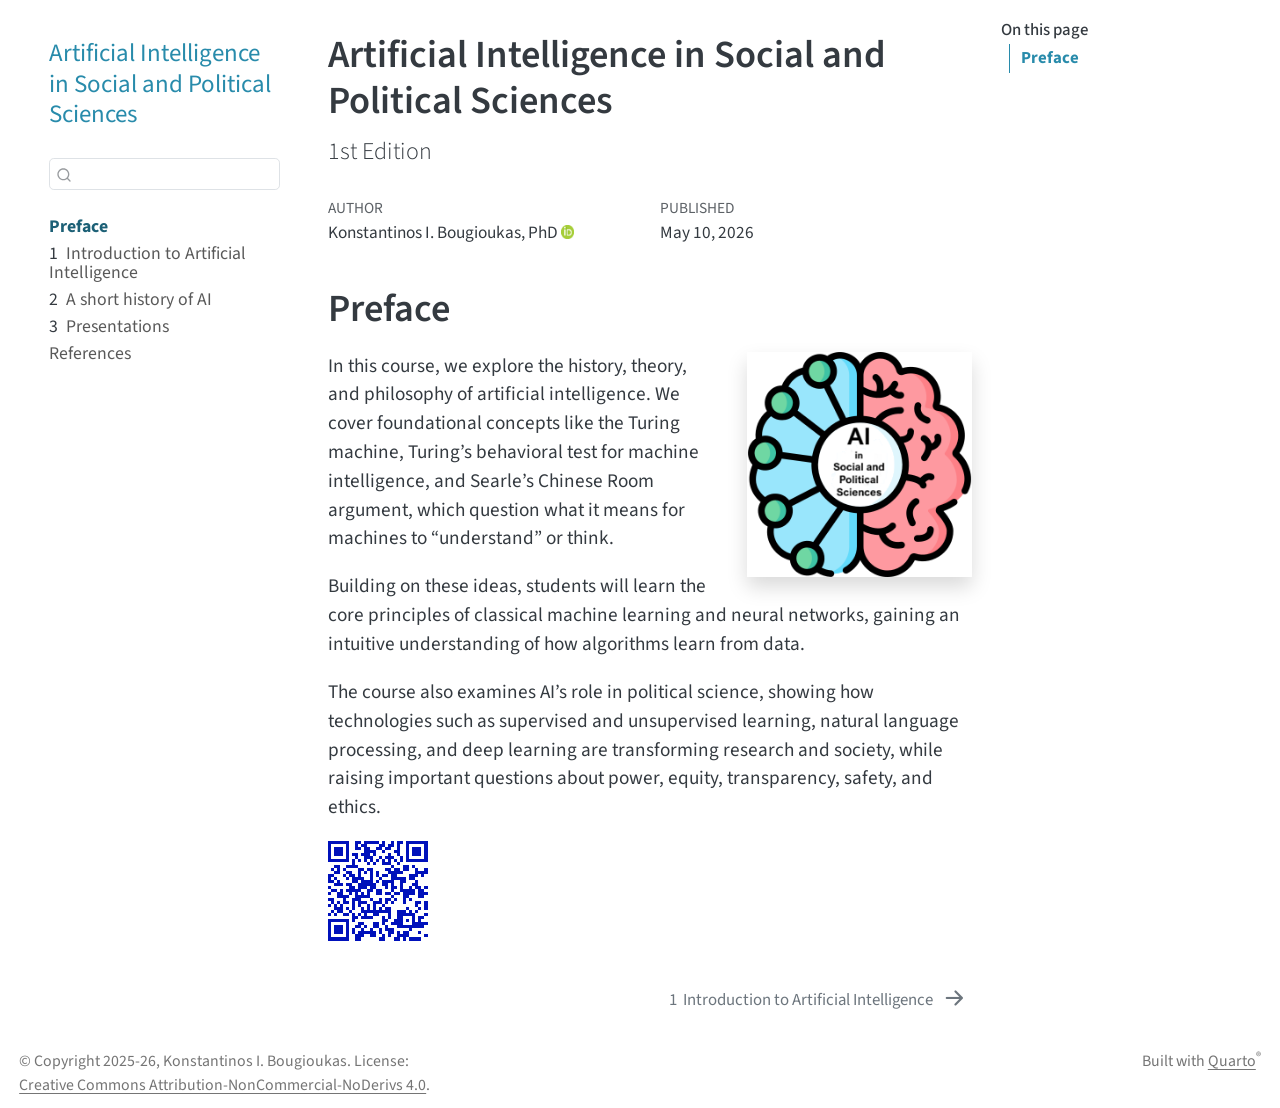
<file: _book/index.html>
<!DOCTYPE html>
<html xmlns="http://www.w3.org/1999/xhtml" lang="en" xml:lang="en"><head>

<meta charset="utf-8">
<meta name="generator" content="quarto-1.8.27">

<meta name="viewport" content="width=device-width, initial-scale=1.0, user-scalable=yes">

<meta name="author" content="Konstantinos I. Bougioukas, PhD">
<meta name="dcterms.date" content="2026-05-10">

<title>Artificial Intelligence in Social and Political Sciences</title>
<style>
code{white-space: pre-wrap;}
span.smallcaps{font-variant: small-caps;}
div.columns{display: flex; gap: min(4vw, 1.5em);}
div.column{flex: auto; overflow-x: auto;}
div.hanging-indent{margin-left: 1.5em; text-indent: -1.5em;}
ul.task-list{list-style: none;}
ul.task-list li input[type="checkbox"] {
  width: 0.8em;
  margin: 0 0.8em 0.2em -1em; /* quarto-specific, see https://github.com/quarto-dev/quarto-cli/issues/4556 */ 
  vertical-align: middle;
}
</style>


<script src="site_libs/quarto-nav/quarto-nav.js"></script>
<script src="site_libs/quarto-nav/headroom.min.js"></script>
<script src="site_libs/clipboard/clipboard.min.js"></script>
<script src="site_libs/quarto-search/autocomplete.umd.js"></script>
<script src="site_libs/quarto-search/fuse.min.js"></script>
<script src="site_libs/quarto-search/quarto-search.js"></script>
<meta name="quarto:offset" content="./">
<link href="./intro.html" rel="next">
<link href="./images/cover.png" rel="icon" type="image/png">
<script src="site_libs/quarto-html/quarto.js" type="module"></script>
<script src="site_libs/quarto-html/tabsets/tabsets.js" type="module"></script>
<script src="site_libs/quarto-html/axe/axe-check.js" type="module"></script>
<script src="site_libs/quarto-html/popper.min.js"></script>
<script src="site_libs/quarto-html/tippy.umd.min.js"></script>
<script src="site_libs/quarto-html/anchor.min.js"></script>
<link href="site_libs/quarto-html/tippy.css" rel="stylesheet">
<link href="site_libs/quarto-html/quarto-syntax-highlighting-ed96de9b727972fe78a7b5d16c58bf87.css" rel="stylesheet" id="quarto-text-highlighting-styles">
<script src="site_libs/bootstrap/bootstrap.min.js"></script>
<link href="site_libs/bootstrap/bootstrap-icons.css" rel="stylesheet">
<link href="site_libs/bootstrap/bootstrap-b979bb14bb5571f01108ce764b35f942.min.css" rel="stylesheet" append-hash="true" id="quarto-bootstrap" data-mode="light">
<script src="site_libs/quarto-contrib/qrcodejs-v1.0.0/qrcode.js"></script>
<script id="quarto-search-options" type="application/json">{
  "location": "sidebar",
  "copy-button": false,
  "collapse-after": 3,
  "panel-placement": "start",
  "type": "textbox",
  "limit": 50,
  "keyboard-shortcut": [
    "f",
    "/",
    "s"
  ],
  "show-item-context": false,
  "language": {
    "search-no-results-text": "No results",
    "search-matching-documents-text": "matching documents",
    "search-copy-link-title": "Copy link to search",
    "search-hide-matches-text": "Hide additional matches",
    "search-more-match-text": "more match in this document",
    "search-more-matches-text": "more matches in this document",
    "search-clear-button-title": "Clear",
    "search-text-placeholder": "",
    "search-detached-cancel-button-title": "Cancel",
    "search-submit-button-title": "Submit",
    "search-label": "Search"
  }
}</script>


</head>

<body class="nav-sidebar floating quarto-light">

<div id="quarto-search-results"></div>
  <header id="quarto-header" class="headroom fixed-top">
  <nav class="quarto-secondary-nav">
    <div class="container-fluid d-flex">
      <button type="button" class="quarto-btn-toggle btn" data-bs-toggle="collapse" role="button" data-bs-target=".quarto-sidebar-collapse-item" aria-controls="quarto-sidebar" aria-expanded="false" aria-label="Toggle sidebar navigation" onclick="if (window.quartoToggleHeadroom) { window.quartoToggleHeadroom(); }">
        <i class="bi bi-layout-text-sidebar-reverse"></i>
      </button>
        <nav class="quarto-page-breadcrumbs" aria-label="breadcrumb"><ol class="breadcrumb"><li class="breadcrumb-item"><a href="./index.html">Preface</a></li></ol></nav>
        <a class="flex-grow-1" role="navigation" data-bs-toggle="collapse" data-bs-target=".quarto-sidebar-collapse-item" aria-controls="quarto-sidebar" aria-expanded="false" aria-label="Toggle sidebar navigation" onclick="if (window.quartoToggleHeadroom) { window.quartoToggleHeadroom(); }">      
        </a>
      <button type="button" class="btn quarto-search-button" aria-label="Search" onclick="window.quartoOpenSearch();">
        <i class="bi bi-search"></i>
      </button>
    </div>
  </nav>
</header>
<!-- content -->
<div id="quarto-content" class="quarto-container page-columns page-rows-contents page-layout-article">
<!-- sidebar -->
  <nav id="quarto-sidebar" class="sidebar collapse collapse-horizontal quarto-sidebar-collapse-item sidebar-navigation floating overflow-auto">
    <div class="pt-lg-2 mt-2 text-left sidebar-header">
    <div class="sidebar-title mb-0 py-0">
      <a href="./">Artificial Intelligence in Social and Political Sciences</a> 
    </div>
      </div>
        <div class="mt-2 flex-shrink-0 align-items-center">
        <div class="sidebar-search">
        <div id="quarto-search" class="" title="Search"></div>
        </div>
        </div>
    <div class="sidebar-menu-container"> 
    <ul class="list-unstyled mt-1">
        <li class="sidebar-item">
  <div class="sidebar-item-container"> 
  <a href="./index.html" class="sidebar-item-text sidebar-link active">
 <span class="menu-text">Preface</span></a>
  </div>
</li>
        <li class="sidebar-item">
  <div class="sidebar-item-container"> 
  <a href="./intro.html" class="sidebar-item-text sidebar-link">
 <span class="menu-text"><span class="chapter-number">1</span>&nbsp; <span class="chapter-title">Introduction to Artificial Intelligence</span></span></a>
  </div>
</li>
        <li class="sidebar-item">
  <div class="sidebar-item-container"> 
  <a href="./history.html" class="sidebar-item-text sidebar-link">
 <span class="menu-text"><span class="chapter-number">2</span>&nbsp; <span class="chapter-title">A short history of AI</span></span></a>
  </div>
</li>
        <li class="sidebar-item">
  <div class="sidebar-item-container"> 
  <a href="./presentations.html" class="sidebar-item-text sidebar-link">
 <span class="menu-text"><span class="chapter-number">3</span>&nbsp; <span class="chapter-title">Presentations</span></span></a>
  </div>
</li>
        <li class="sidebar-item">
  <div class="sidebar-item-container"> 
  <a href="./references.html" class="sidebar-item-text sidebar-link">
 <span class="menu-text">References</span></a>
  </div>
</li>
    </ul>
    </div>
</nav>
<div id="quarto-sidebar-glass" class="quarto-sidebar-collapse-item" data-bs-toggle="collapse" data-bs-target=".quarto-sidebar-collapse-item"></div>
<!-- margin-sidebar -->
    <div id="quarto-margin-sidebar" class="sidebar margin-sidebar">
        <nav id="TOC" role="doc-toc" class="toc-active">
    <h2 id="toc-title">On this page</h2>
   
  <ul>
  <li><a href="#preface" id="toc-preface" class="nav-link active" data-scroll-target="#preface">Preface</a></li>
  </ul>
</nav>
    </div>
<!-- main -->
<main class="content" id="quarto-document-content">

<header id="title-block-header" class="quarto-title-block default">
<div class="quarto-title">
<h1 class="title">Artificial Intelligence in Social and Political Sciences</h1>
<p class="subtitle lead">1st Edition</p>
</div>



<div class="quarto-title-meta">

    <div>
    <div class="quarto-title-meta-heading">Author</div>
    <div class="quarto-title-meta-contents">
             <p>Konstantinos I. Bougioukas, PhD <a href="https://orcid.org/0000-0002-6533-1391" class="quarto-title-author-orcid"> <img src="[data-uri]"></a></p>
          </div>
  </div>
    
    <div>
    <div class="quarto-title-meta-heading">Published</div>
    <div class="quarto-title-meta-contents">
      <p class="date">May 10, 2026</p>
    </div>
  </div>
  
    
  </div>
  


</header>



<section id="preface" class="level1 unnumbered">
<h1 class="unnumbered">Preface</h1><p><img src="images/cover.png" title="Artificial Intelligence in Social and Political Sciences" class="quarto-cover-image nolightbox img-fluid"></p>
<p>In this course, we explore the history, theory, and philosophy of artificial intelligence. We cover foundational concepts like the Turing machine, Turing’s behavioral test for machine intelligence, and Searle’s Chinese Room argument, which question what it means for machines to “understand” or think.</p>
<p>Building on these ideas, students will learn the core principles of classical machine learning and neural networks, gaining an intuitive understanding of how algorithms learn from data.</p>
<p>The course also examines AI’s role in political science, showing how technologies such as supervised and unsupervised learning, natural language processing, and deep learning are transforming research and society, while raising important questions about power, equity, transparency, safety, and ethics.</p>
<div id="" class="qrcode"></div>
<script type="text/javascript">
(function() {
  var script = document.currentScript;
  var qrcode = script.previousElementSibling;
  qrcode.qrcode = new QRCode(qrcode, {"colorDark":"#0011bb","colorLight":"#ffffff","height":"100","text":"https://politicai.netlify.app/","width":"100"});
  script.remove();
})();
</script>
    


</section>

</main> <!-- /main -->
<script id="quarto-html-after-body" type="application/javascript">
  window.document.addEventListener("DOMContentLoaded", function (event) {
    const icon = "";
    const anchorJS = new window.AnchorJS();
    anchorJS.options = {
      placement: 'right',
      icon: icon
    };
    anchorJS.add('.anchored');
    const isCodeAnnotation = (el) => {
      for (const clz of el.classList) {
        if (clz.startsWith('code-annotation-')) {                     
          return true;
        }
      }
      return false;
    }
    const onCopySuccess = function(e) {
      // button target
      const button = e.trigger;
      // don't keep focus
      button.blur();
      // flash "checked"
      button.classList.add('code-copy-button-checked');
      var currentTitle = button.getAttribute("title");
      button.setAttribute("title", "Copied!");
      let tooltip;
      if (window.bootstrap) {
        button.setAttribute("data-bs-toggle", "tooltip");
        button.setAttribute("data-bs-placement", "left");
        button.setAttribute("data-bs-title", "Copied!");
        tooltip = new bootstrap.Tooltip(button, 
          { trigger: "manual", 
            customClass: "code-copy-button-tooltip",
            offset: [0, -8]});
        tooltip.show();    
      }
      setTimeout(function() {
        if (tooltip) {
          tooltip.hide();
          button.removeAttribute("data-bs-title");
          button.removeAttribute("data-bs-toggle");
          button.removeAttribute("data-bs-placement");
        }
        button.setAttribute("title", currentTitle);
        button.classList.remove('code-copy-button-checked');
      }, 1000);
      // clear code selection
      e.clearSelection();
    }
    const getTextToCopy = function(trigger) {
      const outerScaffold = trigger.parentElement.cloneNode(true);
      const codeEl = outerScaffold.querySelector('code');
      for (const childEl of codeEl.children) {
        if (isCodeAnnotation(childEl)) {
          childEl.remove();
        }
      }
      return codeEl.innerText;
    }
    const clipboard = new window.ClipboardJS('.code-copy-button:not([data-in-quarto-modal])', {
      text: getTextToCopy
    });
    clipboard.on('success', onCopySuccess);
    if (window.document.getElementById('quarto-embedded-source-code-modal')) {
      const clipboardModal = new window.ClipboardJS('.code-copy-button[data-in-quarto-modal]', {
        text: getTextToCopy,
        container: window.document.getElementById('quarto-embedded-source-code-modal')
      });
      clipboardModal.on('success', onCopySuccess);
    }
      var localhostRegex = new RegExp(/^(?:http|https):\/\/localhost\:?[0-9]*\//);
      var mailtoRegex = new RegExp(/^mailto:/);
        var filterRegex = new RegExp('/' + window.location.host + '/');
      var isInternal = (href) => {
          return filterRegex.test(href) || localhostRegex.test(href) || mailtoRegex.test(href);
      }
      // Inspect non-navigation links and adorn them if external
     var links = window.document.querySelectorAll('a[href]:not(.nav-link):not(.navbar-brand):not(.toc-action):not(.sidebar-link):not(.sidebar-item-toggle):not(.pagination-link):not(.no-external):not([aria-hidden]):not(.dropdown-item):not(.quarto-navigation-tool):not(.about-link)');
      for (var i=0; i<links.length; i++) {
        const link = links[i];
        if (!isInternal(link.href)) {
          // undo the damage that might have been done by quarto-nav.js in the case of
          // links that we want to consider external
          if (link.dataset.originalHref !== undefined) {
            link.href = link.dataset.originalHref;
          }
            // target, if specified
            link.setAttribute("target", "_blank");
            if (link.getAttribute("rel") === null) {
              link.setAttribute("rel", "noopener");
            }
        }
      }
    function tippyHover(el, contentFn, onTriggerFn, onUntriggerFn) {
      const config = {
        allowHTML: true,
        maxWidth: 500,
        delay: 100,
        arrow: false,
        appendTo: function(el) {
            return el.parentElement;
        },
        interactive: true,
        interactiveBorder: 10,
        theme: 'quarto',
        placement: 'bottom-start',
      };
      if (contentFn) {
        config.content = contentFn;
      }
      if (onTriggerFn) {
        config.onTrigger = onTriggerFn;
      }
      if (onUntriggerFn) {
        config.onUntrigger = onUntriggerFn;
      }
      window.tippy(el, config); 
    }
    const noterefs = window.document.querySelectorAll('a[role="doc-noteref"]');
    for (var i=0; i<noterefs.length; i++) {
      const ref = noterefs[i];
      tippyHover(ref, function() {
        // use id or data attribute instead here
        let href = ref.getAttribute('data-footnote-href') || ref.getAttribute('href');
        try { href = new URL(href).hash; } catch {}
        const id = href.replace(/^#\/?/, "");
        const note = window.document.getElementById(id);
        if (note) {
          return note.innerHTML;
        } else {
          return "";
        }
      });
    }
    const xrefs = window.document.querySelectorAll('a.quarto-xref');
    const processXRef = (id, note) => {
      // Strip column container classes
      const stripColumnClz = (el) => {
        el.classList.remove("page-full", "page-columns");
        if (el.children) {
          for (const child of el.children) {
            stripColumnClz(child);
          }
        }
      }
      stripColumnClz(note)
      if (id === null || id.startsWith('sec-')) {
        // Special case sections, only their first couple elements
        const container = document.createElement("div");
        if (note.children && note.children.length > 2) {
          container.appendChild(note.children[0].cloneNode(true));
          for (let i = 1; i < note.children.length; i++) {
            const child = note.children[i];
            if (child.tagName === "P" && child.innerText === "") {
              continue;
            } else {
              container.appendChild(child.cloneNode(true));
              break;
            }
          }
          if (window.Quarto?.typesetMath) {
            window.Quarto.typesetMath(container);
          }
          return container.innerHTML
        } else {
          if (window.Quarto?.typesetMath) {
            window.Quarto.typesetMath(note);
          }
          return note.innerHTML;
        }
      } else {
        // Remove any anchor links if they are present
        const anchorLink = note.querySelector('a.anchorjs-link');
        if (anchorLink) {
          anchorLink.remove();
        }
        if (window.Quarto?.typesetMath) {
          window.Quarto.typesetMath(note);
        }
        if (note.classList.contains("callout")) {
          return note.outerHTML;
        } else {
          return note.innerHTML;
        }
      }
    }
    for (var i=0; i<xrefs.length; i++) {
      const xref = xrefs[i];
      tippyHover(xref, undefined, function(instance) {
        instance.disable();
        let url = xref.getAttribute('href');
        let hash = undefined; 
        if (url.startsWith('#')) {
          hash = url;
        } else {
          try { hash = new URL(url).hash; } catch {}
        }
        if (hash) {
          const id = hash.replace(/^#\/?/, "");
          const note = window.document.getElementById(id);
          if (note !== null) {
            try {
              const html = processXRef(id, note.cloneNode(true));
              instance.setContent(html);
            } finally {
              instance.enable();
              instance.show();
            }
          } else {
            // See if we can fetch this
            fetch(url.split('#')[0])
            .then(res => res.text())
            .then(html => {
              const parser = new DOMParser();
              const htmlDoc = parser.parseFromString(html, "text/html");
              const note = htmlDoc.getElementById(id);
              if (note !== null) {
                const html = processXRef(id, note);
                instance.setContent(html);
              } 
            }).finally(() => {
              instance.enable();
              instance.show();
            });
          }
        } else {
          // See if we can fetch a full url (with no hash to target)
          // This is a special case and we should probably do some content thinning / targeting
          fetch(url)
          .then(res => res.text())
          .then(html => {
            const parser = new DOMParser();
            const htmlDoc = parser.parseFromString(html, "text/html");
            const note = htmlDoc.querySelector('main.content');
            if (note !== null) {
              // This should only happen for chapter cross references
              // (since there is no id in the URL)
              // remove the first header
              if (note.children.length > 0 && note.children[0].tagName === "HEADER") {
                note.children[0].remove();
              }
              const html = processXRef(null, note);
              instance.setContent(html);
            } 
          }).finally(() => {
            instance.enable();
            instance.show();
          });
        }
      }, function(instance) {
      });
    }
        let selectedAnnoteEl;
        const selectorForAnnotation = ( cell, annotation) => {
          let cellAttr = 'data-code-cell="' + cell + '"';
          let lineAttr = 'data-code-annotation="' +  annotation + '"';
          const selector = 'span[' + cellAttr + '][' + lineAttr + ']';
          return selector;
        }
        const selectCodeLines = (annoteEl) => {
          const doc = window.document;
          const targetCell = annoteEl.getAttribute("data-target-cell");
          const targetAnnotation = annoteEl.getAttribute("data-target-annotation");
          const annoteSpan = window.document.querySelector(selectorForAnnotation(targetCell, targetAnnotation));
          const lines = annoteSpan.getAttribute("data-code-lines").split(",");
          const lineIds = lines.map((line) => {
            return targetCell + "-" + line;
          })
          let top = null;
          let height = null;
          let parent = null;
          if (lineIds.length > 0) {
              //compute the position of the single el (top and bottom and make a div)
              const el = window.document.getElementById(lineIds[0]);
              top = el.offsetTop;
              height = el.offsetHeight;
              parent = el.parentElement.parentElement;
            if (lineIds.length > 1) {
              const lastEl = window.document.getElementById(lineIds[lineIds.length - 1]);
              const bottom = lastEl.offsetTop + lastEl.offsetHeight;
              height = bottom - top;
            }
            if (top !== null && height !== null && parent !== null) {
              // cook up a div (if necessary) and position it 
              let div = window.document.getElementById("code-annotation-line-highlight");
              if (div === null) {
                div = window.document.createElement("div");
                div.setAttribute("id", "code-annotation-line-highlight");
                div.style.position = 'absolute';
                parent.appendChild(div);
              }
              div.style.top = top - 2 + "px";
              div.style.height = height + 4 + "px";
              div.style.left = 0;
              let gutterDiv = window.document.getElementById("code-annotation-line-highlight-gutter");
              if (gutterDiv === null) {
                gutterDiv = window.document.createElement("div");
                gutterDiv.setAttribute("id", "code-annotation-line-highlight-gutter");
                gutterDiv.style.position = 'absolute';
                const codeCell = window.document.getElementById(targetCell);
                const gutter = codeCell.querySelector('.code-annotation-gutter');
                gutter.appendChild(gutterDiv);
              }
              gutterDiv.style.top = top - 2 + "px";
              gutterDiv.style.height = height + 4 + "px";
            }
            selectedAnnoteEl = annoteEl;
          }
        };
        const unselectCodeLines = () => {
          const elementsIds = ["code-annotation-line-highlight", "code-annotation-line-highlight-gutter"];
          elementsIds.forEach((elId) => {
            const div = window.document.getElementById(elId);
            if (div) {
              div.remove();
            }
          });
          selectedAnnoteEl = undefined;
        };
          // Handle positioning of the toggle
      window.addEventListener(
        "resize",
        throttle(() => {
          elRect = undefined;
          if (selectedAnnoteEl) {
            selectCodeLines(selectedAnnoteEl);
          }
        }, 10)
      );
      function throttle(fn, ms) {
      let throttle = false;
      let timer;
        return (...args) => {
          if(!throttle) { // first call gets through
              fn.apply(this, args);
              throttle = true;
          } else { // all the others get throttled
              if(timer) clearTimeout(timer); // cancel #2
              timer = setTimeout(() => {
                fn.apply(this, args);
                timer = throttle = false;
              }, ms);
          }
        };
      }
        // Attach click handler to the DT
        const annoteDls = window.document.querySelectorAll('dt[data-target-cell]');
        for (const annoteDlNode of annoteDls) {
          annoteDlNode.addEventListener('click', (event) => {
            const clickedEl = event.target;
            if (clickedEl !== selectedAnnoteEl) {
              unselectCodeLines();
              const activeEl = window.document.querySelector('dt[data-target-cell].code-annotation-active');
              if (activeEl) {
                activeEl.classList.remove('code-annotation-active');
              }
              selectCodeLines(clickedEl);
              clickedEl.classList.add('code-annotation-active');
            } else {
              // Unselect the line
              unselectCodeLines();
              clickedEl.classList.remove('code-annotation-active');
            }
          });
        }
    const findCites = (el) => {
      const parentEl = el.parentElement;
      if (parentEl) {
        const cites = parentEl.dataset.cites;
        if (cites) {
          return {
            el,
            cites: cites.split(' ')
          };
        } else {
          return findCites(el.parentElement)
        }
      } else {
        return undefined;
      }
    };
    var bibliorefs = window.document.querySelectorAll('a[role="doc-biblioref"]');
    for (var i=0; i<bibliorefs.length; i++) {
      const ref = bibliorefs[i];
      const citeInfo = findCites(ref);
      if (citeInfo) {
        tippyHover(citeInfo.el, function() {
          var popup = window.document.createElement('div');
          citeInfo.cites.forEach(function(cite) {
            var citeDiv = window.document.createElement('div');
            citeDiv.classList.add('hanging-indent');
            citeDiv.classList.add('csl-entry');
            var biblioDiv = window.document.getElementById('ref-' + cite);
            if (biblioDiv) {
              citeDiv.innerHTML = biblioDiv.innerHTML;
            }
            popup.appendChild(citeDiv);
          });
          return popup.innerHTML;
        });
      }
    }
  });
  </script>
<nav class="page-navigation">
  <div class="nav-page nav-page-previous">
  </div>
  <div class="nav-page nav-page-next">
      <a href="./intro.html" class="pagination-link" aria-label="Introduction to Artificial Intelligence">
        <span class="nav-page-text"><span class="chapter-number">1</span>&nbsp; <span class="chapter-title">Introduction to Artificial Intelligence</span></span> <i class="bi bi-arrow-right-short"></i>
      </a>
  </div>
</nav>
</div> <!-- /content -->
<footer class="footer">
  <div class="nav-footer">
    <div class="nav-footer-left">
<p>© Copyright 2025-26, Konstantinos I. Bougioukas. License: <a href="https://creativecommons.org/licenses/by-nc-nd/4.0/">Creative Commons Attribution-NonCommercial-NoDerivs 4.0</a>.</p>
</div>   
    <div class="nav-footer-center">
      &nbsp;
    </div>
    <div class="nav-footer-right">
<p>Built with <a href="https://quarto.org/">Quarto</a><sup>®</sup></p>
</div>
  </div>
</footer>




</body></html>
</file>
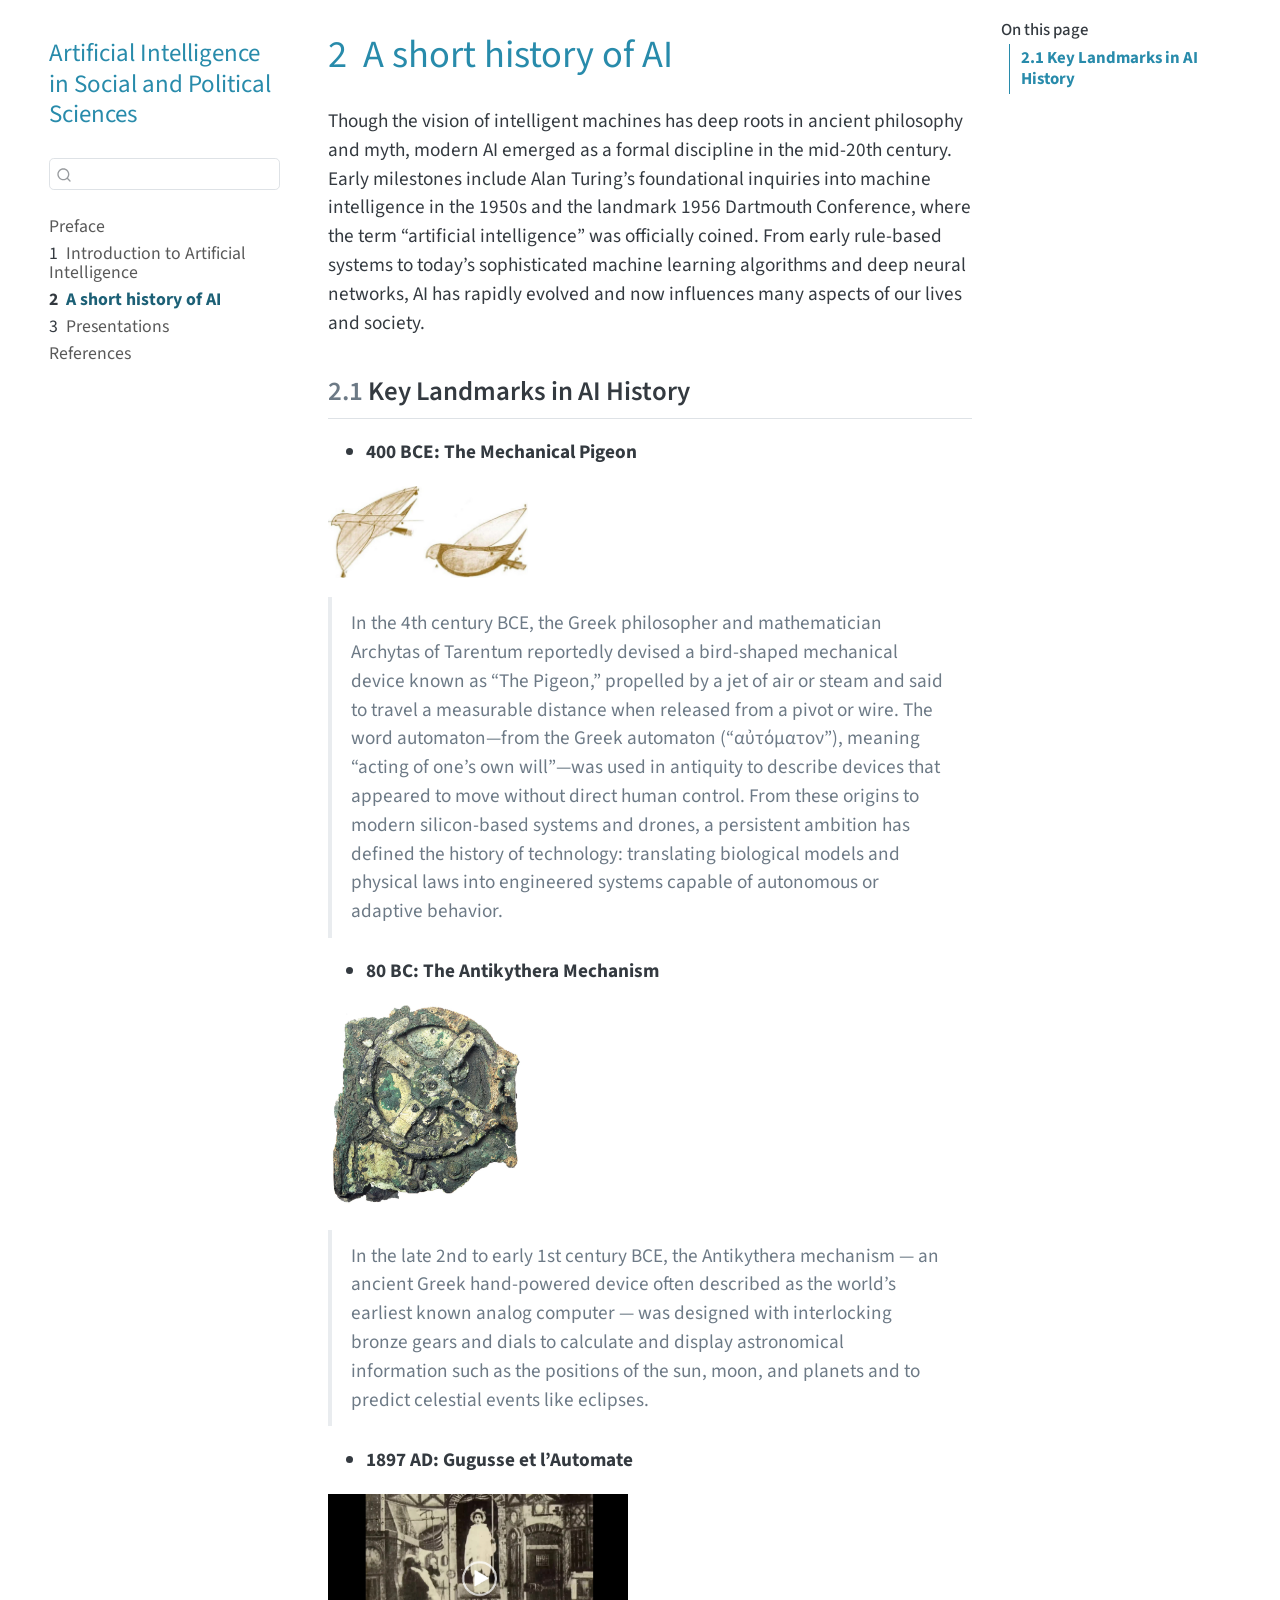
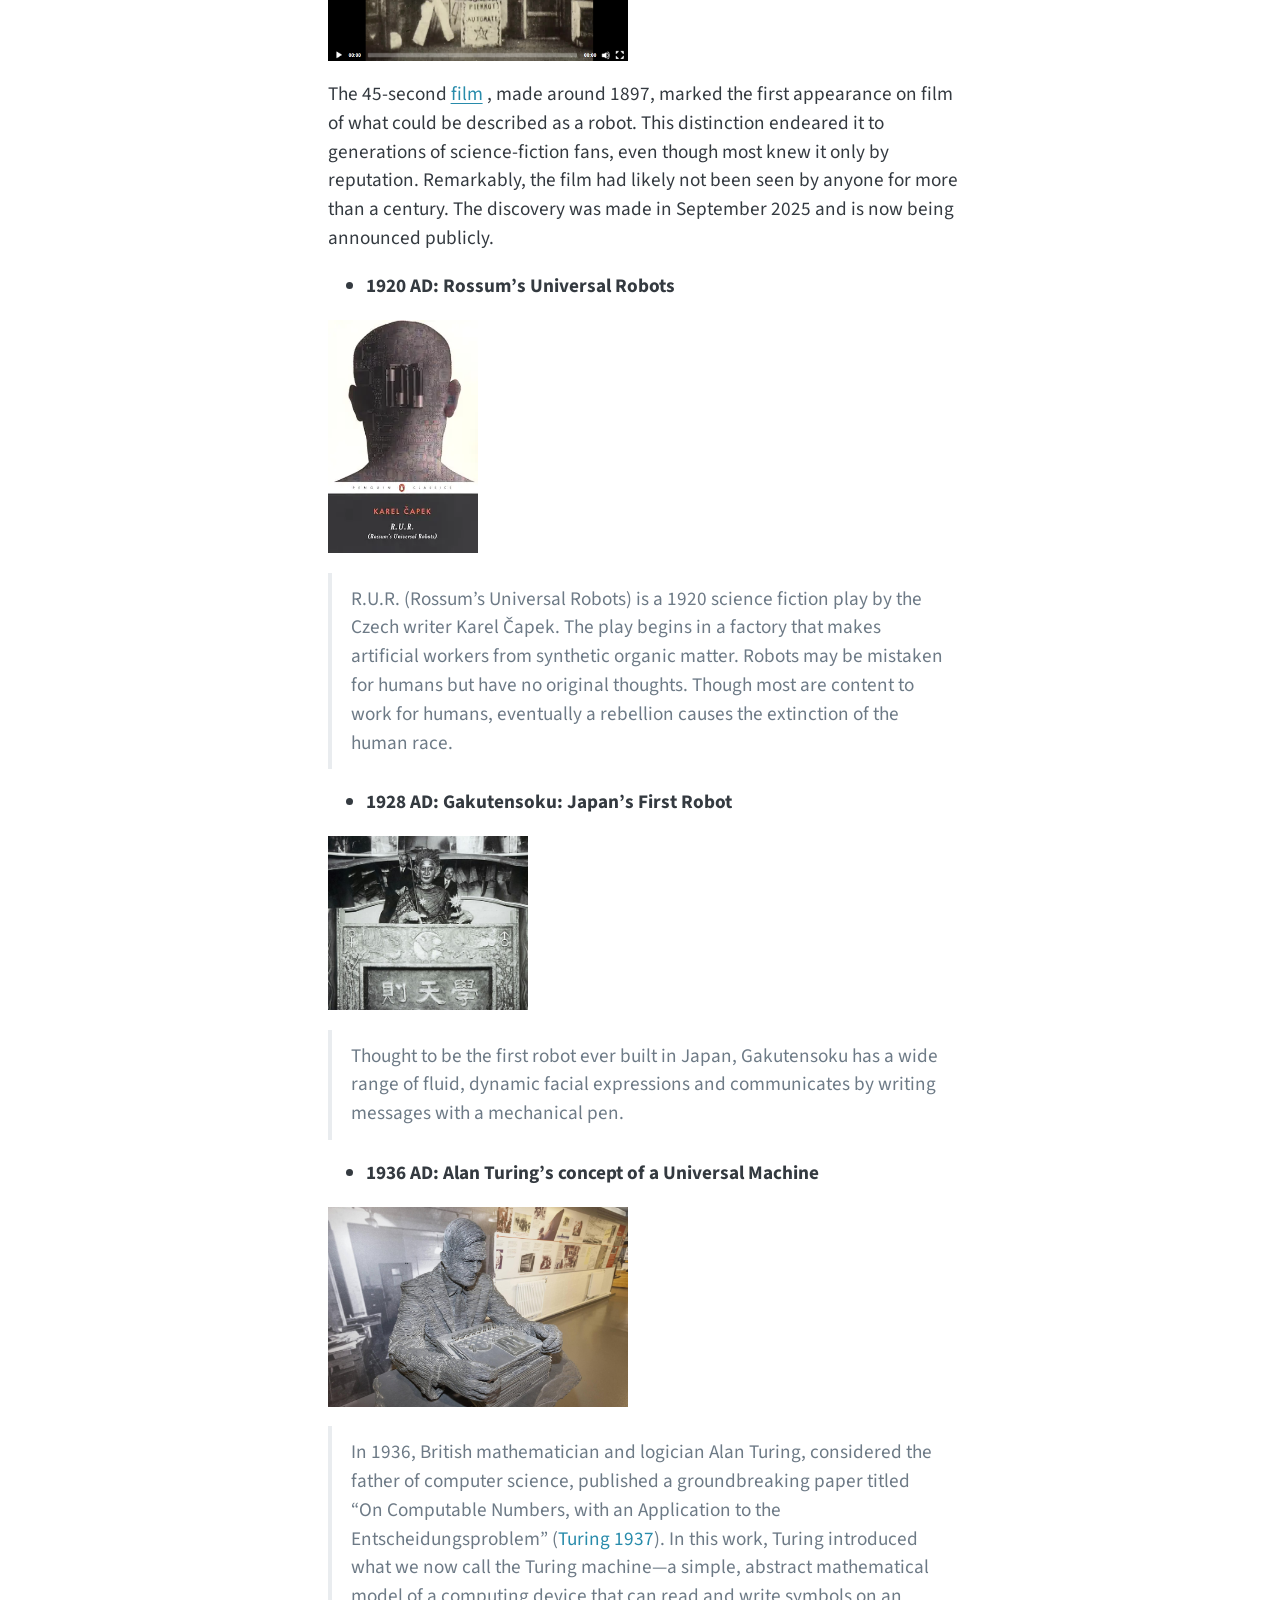
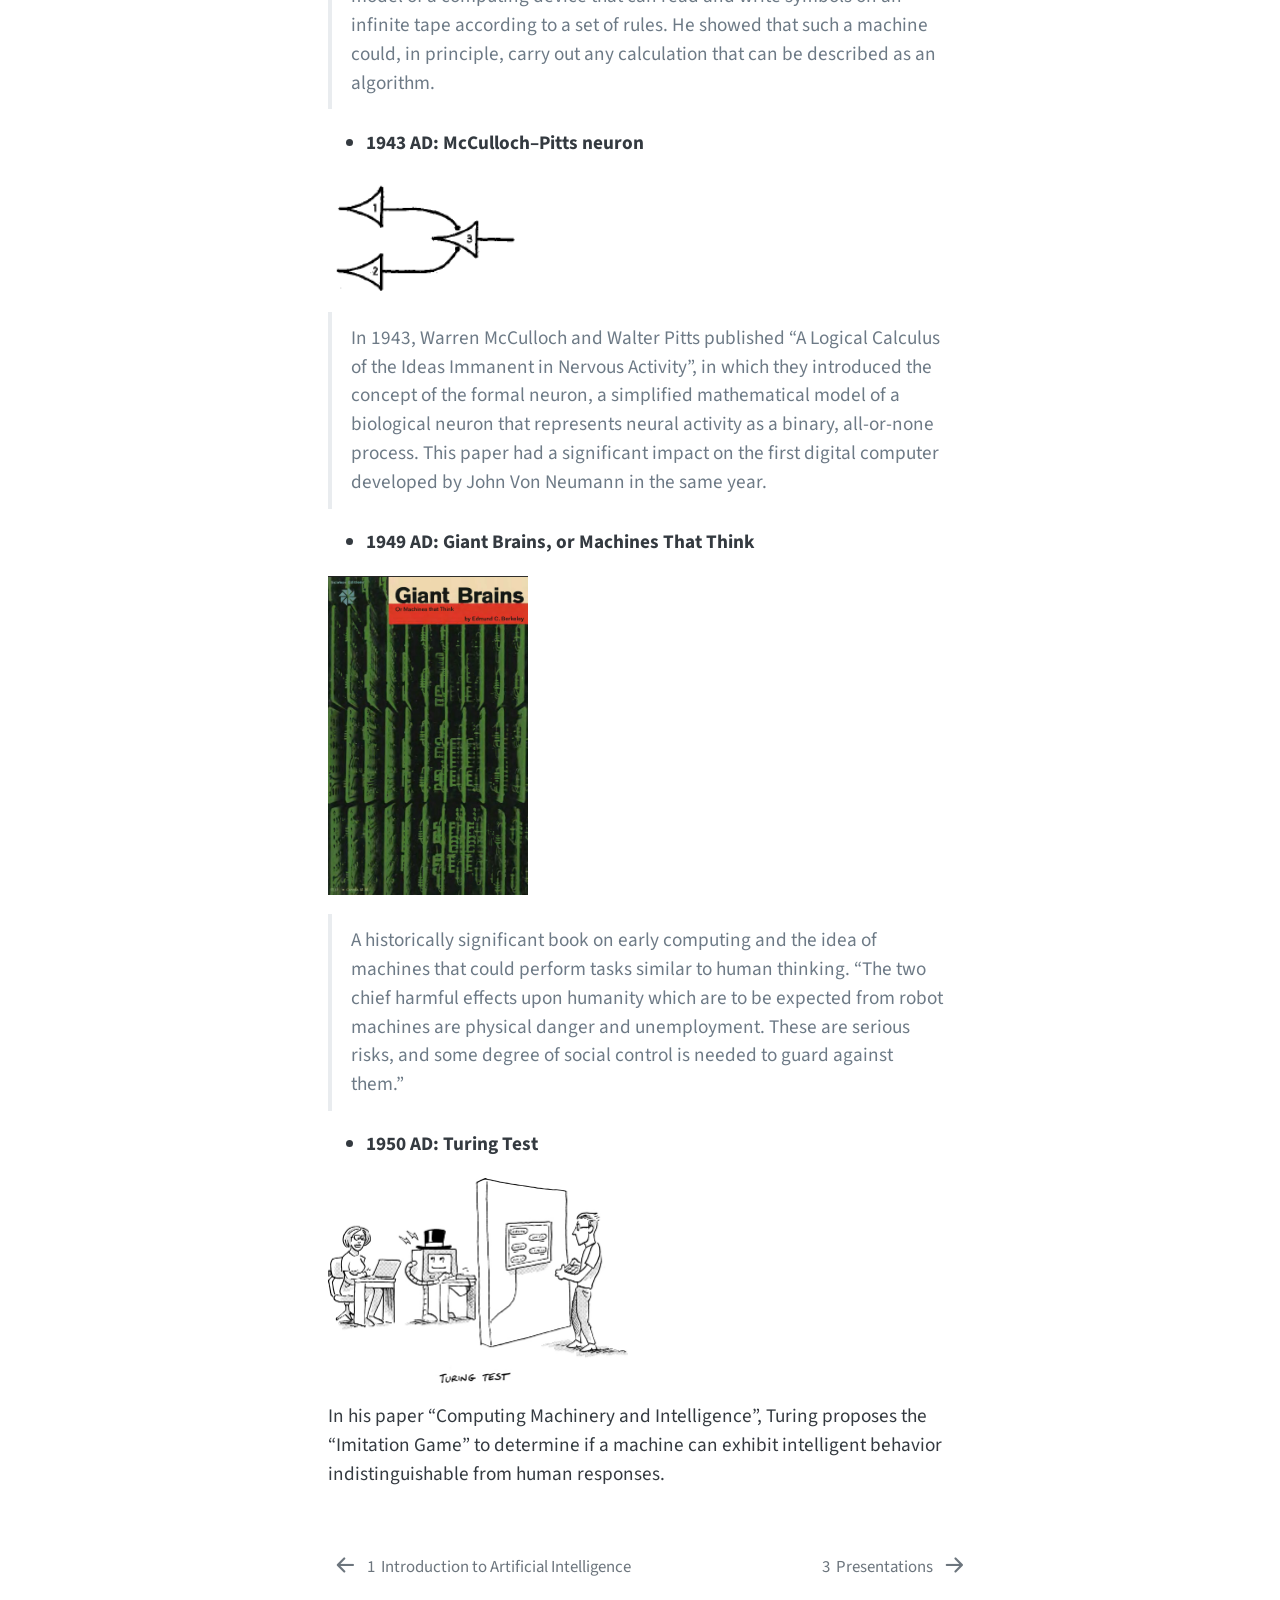
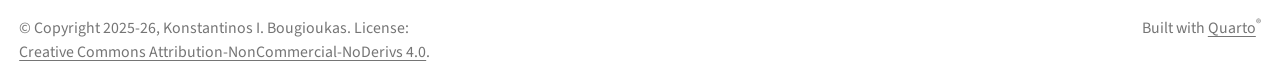
<file: _book/history.html>
<!DOCTYPE html>
<html xmlns="http://www.w3.org/1999/xhtml" lang="en" xml:lang="en"><head>

<meta charset="utf-8">
<meta name="generator" content="quarto-1.8.27">

<meta name="viewport" content="width=device-width, initial-scale=1.0, user-scalable=yes">


<title>2&nbsp; A short history of AI – Artificial Intelligence in Social and Political Sciences</title>
<style>
code{white-space: pre-wrap;}
span.smallcaps{font-variant: small-caps;}
div.columns{display: flex; gap: min(4vw, 1.5em);}
div.column{flex: auto; overflow-x: auto;}
div.hanging-indent{margin-left: 1.5em; text-indent: -1.5em;}
ul.task-list{list-style: none;}
ul.task-list li input[type="checkbox"] {
  width: 0.8em;
  margin: 0 0.8em 0.2em -1em; /* quarto-specific, see https://github.com/quarto-dev/quarto-cli/issues/4556 */ 
  vertical-align: middle;
}
/* CSS for citations */
div.csl-bib-body { }
div.csl-entry {
  clear: both;
  margin-bottom: 0em;
}
.hanging-indent div.csl-entry {
  margin-left:2em;
  text-indent:-2em;
}
div.csl-left-margin {
  min-width:2em;
  float:left;
}
div.csl-right-inline {
  margin-left:2em;
  padding-left:1em;
}
div.csl-indent {
  margin-left: 2em;
}</style>


<script src="site_libs/quarto-nav/quarto-nav.js"></script>
<script src="site_libs/quarto-nav/headroom.min.js"></script>
<script src="site_libs/clipboard/clipboard.min.js"></script>
<script src="site_libs/quarto-search/autocomplete.umd.js"></script>
<script src="site_libs/quarto-search/fuse.min.js"></script>
<script src="site_libs/quarto-search/quarto-search.js"></script>
<meta name="quarto:offset" content="./">
<link href="./presentations.html" rel="next">
<link href="./intro.html" rel="prev">
<link href="./images/cover.png" rel="icon" type="image/png">
<script src="site_libs/quarto-html/quarto.js" type="module"></script>
<script src="site_libs/quarto-html/tabsets/tabsets.js" type="module"></script>
<script src="site_libs/quarto-html/axe/axe-check.js" type="module"></script>
<script src="site_libs/quarto-html/popper.min.js"></script>
<script src="site_libs/quarto-html/tippy.umd.min.js"></script>
<script src="site_libs/quarto-html/anchor.min.js"></script>
<link href="site_libs/quarto-html/tippy.css" rel="stylesheet">
<link href="site_libs/quarto-html/quarto-syntax-highlighting-ed96de9b727972fe78a7b5d16c58bf87.css" rel="stylesheet" id="quarto-text-highlighting-styles">
<script src="site_libs/bootstrap/bootstrap.min.js"></script>
<link href="site_libs/bootstrap/bootstrap-icons.css" rel="stylesheet">
<link href="site_libs/bootstrap/bootstrap-b979bb14bb5571f01108ce764b35f942.min.css" rel="stylesheet" append-hash="true" id="quarto-bootstrap" data-mode="light">
<script id="quarto-search-options" type="application/json">{
  "location": "sidebar",
  "copy-button": false,
  "collapse-after": 3,
  "panel-placement": "start",
  "type": "textbox",
  "limit": 50,
  "keyboard-shortcut": [
    "f",
    "/",
    "s"
  ],
  "show-item-context": false,
  "language": {
    "search-no-results-text": "No results",
    "search-matching-documents-text": "matching documents",
    "search-copy-link-title": "Copy link to search",
    "search-hide-matches-text": "Hide additional matches",
    "search-more-match-text": "more match in this document",
    "search-more-matches-text": "more matches in this document",
    "search-clear-button-title": "Clear",
    "search-text-placeholder": "",
    "search-detached-cancel-button-title": "Cancel",
    "search-submit-button-title": "Submit",
    "search-label": "Search"
  }
}</script>


</head>

<body class="nav-sidebar floating quarto-light">

<div id="quarto-search-results"></div>
  <header id="quarto-header" class="headroom fixed-top">
  <nav class="quarto-secondary-nav">
    <div class="container-fluid d-flex">
      <button type="button" class="quarto-btn-toggle btn" data-bs-toggle="collapse" role="button" data-bs-target=".quarto-sidebar-collapse-item" aria-controls="quarto-sidebar" aria-expanded="false" aria-label="Toggle sidebar navigation" onclick="if (window.quartoToggleHeadroom) { window.quartoToggleHeadroom(); }">
        <i class="bi bi-layout-text-sidebar-reverse"></i>
      </button>
        <nav class="quarto-page-breadcrumbs" aria-label="breadcrumb"><ol class="breadcrumb"><li class="breadcrumb-item"><a href="./history.html"><span class="chapter-number">2</span>&nbsp; <span class="chapter-title">A short history of AI</span></a></li></ol></nav>
        <a class="flex-grow-1" role="navigation" data-bs-toggle="collapse" data-bs-target=".quarto-sidebar-collapse-item" aria-controls="quarto-sidebar" aria-expanded="false" aria-label="Toggle sidebar navigation" onclick="if (window.quartoToggleHeadroom) { window.quartoToggleHeadroom(); }">      
        </a>
      <button type="button" class="btn quarto-search-button" aria-label="Search" onclick="window.quartoOpenSearch();">
        <i class="bi bi-search"></i>
      </button>
    </div>
  </nav>
</header>
<!-- content -->
<div id="quarto-content" class="quarto-container page-columns page-rows-contents page-layout-article">
<!-- sidebar -->
  <nav id="quarto-sidebar" class="sidebar collapse collapse-horizontal quarto-sidebar-collapse-item sidebar-navigation floating overflow-auto">
    <div class="pt-lg-2 mt-2 text-left sidebar-header">
    <div class="sidebar-title mb-0 py-0">
      <a href="./">Artificial Intelligence in Social and Political Sciences</a> 
    </div>
      </div>
        <div class="mt-2 flex-shrink-0 align-items-center">
        <div class="sidebar-search">
        <div id="quarto-search" class="" title="Search"></div>
        </div>
        </div>
    <div class="sidebar-menu-container"> 
    <ul class="list-unstyled mt-1">
        <li class="sidebar-item">
  <div class="sidebar-item-container"> 
  <a href="./index.html" class="sidebar-item-text sidebar-link">
 <span class="menu-text">Preface</span></a>
  </div>
</li>
        <li class="sidebar-item">
  <div class="sidebar-item-container"> 
  <a href="./intro.html" class="sidebar-item-text sidebar-link">
 <span class="menu-text"><span class="chapter-number">1</span>&nbsp; <span class="chapter-title">Introduction to Artificial Intelligence</span></span></a>
  </div>
</li>
        <li class="sidebar-item">
  <div class="sidebar-item-container"> 
  <a href="./history.html" class="sidebar-item-text sidebar-link active">
 <span class="menu-text"><span class="chapter-number">2</span>&nbsp; <span class="chapter-title">A short history of AI</span></span></a>
  </div>
</li>
        <li class="sidebar-item">
  <div class="sidebar-item-container"> 
  <a href="./presentations.html" class="sidebar-item-text sidebar-link">
 <span class="menu-text"><span class="chapter-number">3</span>&nbsp; <span class="chapter-title">Presentations</span></span></a>
  </div>
</li>
        <li class="sidebar-item">
  <div class="sidebar-item-container"> 
  <a href="./references.html" class="sidebar-item-text sidebar-link">
 <span class="menu-text">References</span></a>
  </div>
</li>
    </ul>
    </div>
</nav>
<div id="quarto-sidebar-glass" class="quarto-sidebar-collapse-item" data-bs-toggle="collapse" data-bs-target=".quarto-sidebar-collapse-item"></div>
<!-- margin-sidebar -->
    <div id="quarto-margin-sidebar" class="sidebar margin-sidebar">
        <nav id="TOC" role="doc-toc" class="toc-active">
    <h2 id="toc-title">On this page</h2>
   
  <ul>
  <li><a href="#key-landmarks-in-ai-history" id="toc-key-landmarks-in-ai-history" class="nav-link active" data-scroll-target="#key-landmarks-in-ai-history"><span class="header-section-number">2.1</span> Key Landmarks in AI History</a></li>
  </ul>
</nav>
    </div>
<!-- main -->
<main class="content" id="quarto-document-content">

<header id="title-block-header" class="quarto-title-block default">
<div class="quarto-title">
<h1 class="title"><span id="sec-history" class="quarto-section-identifier"><span class="chapter-number">2</span>&nbsp; <span class="chapter-title">A short history of AI</span></span></h1>
</div>



<div class="quarto-title-meta">

    
  
    
  </div>
  


</header>


<p>Though the vision of intelligent machines has deep roots in ancient philosophy and myth, modern AI emerged as a formal discipline in the mid-20th century. Early milestones include Alan Turing’s foundational inquiries into machine intelligence in the 1950s and the landmark 1956 Dartmouth Conference, where the term “artificial intelligence” was officially coined. From early rule-based systems to today’s sophisticated machine learning algorithms and deep neural networks, AI has rapidly evolved and now influences many aspects of our lives and society.</p>
<section id="key-landmarks-in-ai-history" class="level2" data-number="2.1">
<h2 data-number="2.1" class="anchored" data-anchor-id="key-landmarks-in-ai-history"><span class="header-section-number">2.1</span> Key Landmarks in AI History</h2>
<ul>
<li><strong>400 BCE: The Mechanical Pigeon</strong></li>
</ul>
<p><img src="\images\pigeon.png" class="img-fluid" width="200"></p>
<blockquote class="blockquote">
<p>In the 4th century BCE, the Greek philosopher and mathematician Archytas of Tarentum reportedly devised a bird-shaped mechanical device known as “The Pigeon,” propelled by a jet of air or steam and said to travel a measurable distance when released from a pivot or wire. The word automaton—from the Greek automaton (“αὐτόματον”), meaning “acting of one’s own will”—was used in antiquity to describe devices that appeared to move without direct human control. From these origins to modern silicon-based systems and drones, a persistent ambition has defined the history of technology: translating biological models and physical laws into engineered systems capable of autonomous or adaptive behavior.</p>
</blockquote>
<ul>
<li><strong>80 BC: The Antikythera Mechanism</strong></li>
</ul>
<p><img src="\images\antikythera.png" class="img-fluid" data-column="margin" width="200"></p>
<blockquote class="blockquote">
<p>In the late 2nd to early 1st century BCE, the Antikythera mechanism — an ancient Greek hand‑powered device often described as the world’s earliest known analog computer — was designed with interlocking bronze gears and dials to calculate and display astronomical information such as the positions of the sun, moon, and planets and to predict celestial events like eclipses.</p>
</blockquote>
<ul>
<li><strong>1897 AD: Gugusse et l’Automate</strong></li>
</ul>
<p><img src="\images\gugusse.png" class="img-fluid" data-column="margin" width="300"></p>
<p>The 45-second <a href="https://www.loc.gov/item/2026125501/?loclr=blogloc">film</a> , made around 1897, marked the first appearance on film of what could be described as a robot. This distinction endeared it to generations of science-fiction fans, even though most knew it only by reputation. Remarkably, the film had likely not been seen by anyone for more than a century. The discovery was made in September 2025 and is now being announced publicly.</p>
<ul>
<li><strong>1920 AD: Rossum’s Universal Robots</strong></li>
</ul>
<p><img src="\images\rur.webp" class="img-fluid" data-column="margin" width="150"></p>
<blockquote class="blockquote">
<p>R.U.R. (Rossum’s Universal Robots) is a 1920 science fiction play by the Czech writer Karel Čapek. The play begins in a factory that makes artificial workers from synthetic organic matter. Robots may be mistaken for humans but have no original thoughts. Though most are content to work for humans, eventually a rebellion causes the extinction of the human race.</p>
</blockquote>
<ul>
<li><strong>1928 AD: Gakutensoku: Japan’s First Robot</strong></li>
</ul>
<p><img src="\images\gakutensokuold.jpg" class="img-fluid" data-column="margin" width="200"></p>
<blockquote class="blockquote">
<p>Thought to be the first robot ever built in Japan, Gakutensoku has a wide range of fluid, dynamic facial expressions and communicates by writing messages with a mechanical pen.</p>
</blockquote>
<ul>
<li><strong>1936 AD: Alan Turing’s concept of a Universal Machine</strong></li>
</ul>
<p><img src="\images\turing.jpg" class="img-fluid" data-column="margin" width="300"></p>
<blockquote class="blockquote">
<p>In 1936, British mathematician and logician Alan Turing, considered the father of computer science, published a groundbreaking paper titled “On Computable Numbers, with an Application to the Entscheidungsproblem” <span class="citation" data-cites="turing1937">(<a href="references.html#ref-turing1937" role="doc-biblioref">Turing 1937</a>)</span>. In this work, Turing introduced what we now call the Turing machine—a simple, abstract mathematical model of a computing device that can read and write symbols on an infinite tape according to a set of rules. He showed that such a machine could, in principle, carry out any calculation that can be described as an algorithm.</p>
</blockquote>
<ul>
<li><strong>1943 AD: McCulloch–Pitts neuron</strong></li>
</ul>
<p><img src="\images\mcculloch.png" class="img-fluid" data-column="margin" width="200"></p>
<blockquote class="blockquote">
<p>In 1943, Warren McCulloch and Walter Pitts published “A Logical Calculus of the Ideas Immanent in Nervous Activity”, in which they introduced the concept of the formal neuron, a simplified mathematical model of a biological neuron that represents neural activity as a binary, all-or-none process. This paper had a significant impact on the first digital computer developed by John Von Neumann in the same year.</p>
</blockquote>
<ul>
<li><strong>1949 AD: Giant Brains, or Machines That Think</strong></li>
</ul>
<p><img src="\images\giant.png" class="img-fluid" data-column="margin" width="200"></p>
<blockquote class="blockquote">
<p>A historically significant book on early computing and the idea of machines that could perform tasks similar to human thinking. “The two chief harmful effects upon humanity which are to be expected from robot machines are physical danger and unemployment. These are serious risks, and some degree of social control is needed to guard against them.”</p>
</blockquote>
<ul>
<li><strong>1950 AD: Turing Test</strong></li>
</ul>
<p><img src="\images\turingtest.jpg" class="img-fluid" data-column="margin" width="300"></p>
<p>In his paper “Computing Machinery and Intelligence”, Turing proposes the “Imitation Game” to determine if a machine can exhibit intelligent behavior indistinguishable from human responses.</p>


<div id="refs" class="references csl-bib-body hanging-indent" data-entry-spacing="0" role="list" style="display: none">
<div id="ref-turing1937" class="csl-entry" role="listitem">
Turing, A. M. 1937. <span>“On Computable Numbers, with an Application to the Entscheidungsproblem.”</span> <em>Proceedings of the London Mathematical Society</em> s2-42 (1): 230–65. <a href="https://doi.org/10.1112/plms/s2-42.1.230">https://doi.org/10.1112/plms/s2-42.1.230</a>.
</div>
</div>
</section>

</main> <!-- /main -->
<script id="quarto-html-after-body" type="application/javascript">
  window.document.addEventListener("DOMContentLoaded", function (event) {
    const icon = "";
    const anchorJS = new window.AnchorJS();
    anchorJS.options = {
      placement: 'right',
      icon: icon
    };
    anchorJS.add('.anchored');
    const isCodeAnnotation = (el) => {
      for (const clz of el.classList) {
        if (clz.startsWith('code-annotation-')) {                     
          return true;
        }
      }
      return false;
    }
    const onCopySuccess = function(e) {
      // button target
      const button = e.trigger;
      // don't keep focus
      button.blur();
      // flash "checked"
      button.classList.add('code-copy-button-checked');
      var currentTitle = button.getAttribute("title");
      button.setAttribute("title", "Copied!");
      let tooltip;
      if (window.bootstrap) {
        button.setAttribute("data-bs-toggle", "tooltip");
        button.setAttribute("data-bs-placement", "left");
        button.setAttribute("data-bs-title", "Copied!");
        tooltip = new bootstrap.Tooltip(button, 
          { trigger: "manual", 
            customClass: "code-copy-button-tooltip",
            offset: [0, -8]});
        tooltip.show();    
      }
      setTimeout(function() {
        if (tooltip) {
          tooltip.hide();
          button.removeAttribute("data-bs-title");
          button.removeAttribute("data-bs-toggle");
          button.removeAttribute("data-bs-placement");
        }
        button.setAttribute("title", currentTitle);
        button.classList.remove('code-copy-button-checked');
      }, 1000);
      // clear code selection
      e.clearSelection();
    }
    const getTextToCopy = function(trigger) {
      const outerScaffold = trigger.parentElement.cloneNode(true);
      const codeEl = outerScaffold.querySelector('code');
      for (const childEl of codeEl.children) {
        if (isCodeAnnotation(childEl)) {
          childEl.remove();
        }
      }
      return codeEl.innerText;
    }
    const clipboard = new window.ClipboardJS('.code-copy-button:not([data-in-quarto-modal])', {
      text: getTextToCopy
    });
    clipboard.on('success', onCopySuccess);
    if (window.document.getElementById('quarto-embedded-source-code-modal')) {
      const clipboardModal = new window.ClipboardJS('.code-copy-button[data-in-quarto-modal]', {
        text: getTextToCopy,
        container: window.document.getElementById('quarto-embedded-source-code-modal')
      });
      clipboardModal.on('success', onCopySuccess);
    }
      var localhostRegex = new RegExp(/^(?:http|https):\/\/localhost\:?[0-9]*\//);
      var mailtoRegex = new RegExp(/^mailto:/);
        var filterRegex = new RegExp('/' + window.location.host + '/');
      var isInternal = (href) => {
          return filterRegex.test(href) || localhostRegex.test(href) || mailtoRegex.test(href);
      }
      // Inspect non-navigation links and adorn them if external
     var links = window.document.querySelectorAll('a[href]:not(.nav-link):not(.navbar-brand):not(.toc-action):not(.sidebar-link):not(.sidebar-item-toggle):not(.pagination-link):not(.no-external):not([aria-hidden]):not(.dropdown-item):not(.quarto-navigation-tool):not(.about-link)');
      for (var i=0; i<links.length; i++) {
        const link = links[i];
        if (!isInternal(link.href)) {
          // undo the damage that might have been done by quarto-nav.js in the case of
          // links that we want to consider external
          if (link.dataset.originalHref !== undefined) {
            link.href = link.dataset.originalHref;
          }
            // target, if specified
            link.setAttribute("target", "_blank");
            if (link.getAttribute("rel") === null) {
              link.setAttribute("rel", "noopener");
            }
        }
      }
    function tippyHover(el, contentFn, onTriggerFn, onUntriggerFn) {
      const config = {
        allowHTML: true,
        maxWidth: 500,
        delay: 100,
        arrow: false,
        appendTo: function(el) {
            return el.parentElement;
        },
        interactive: true,
        interactiveBorder: 10,
        theme: 'quarto',
        placement: 'bottom-start',
      };
      if (contentFn) {
        config.content = contentFn;
      }
      if (onTriggerFn) {
        config.onTrigger = onTriggerFn;
      }
      if (onUntriggerFn) {
        config.onUntrigger = onUntriggerFn;
      }
      window.tippy(el, config); 
    }
    const noterefs = window.document.querySelectorAll('a[role="doc-noteref"]');
    for (var i=0; i<noterefs.length; i++) {
      const ref = noterefs[i];
      tippyHover(ref, function() {
        // use id or data attribute instead here
        let href = ref.getAttribute('data-footnote-href') || ref.getAttribute('href');
        try { href = new URL(href).hash; } catch {}
        const id = href.replace(/^#\/?/, "");
        const note = window.document.getElementById(id);
        if (note) {
          return note.innerHTML;
        } else {
          return "";
        }
      });
    }
    const xrefs = window.document.querySelectorAll('a.quarto-xref');
    const processXRef = (id, note) => {
      // Strip column container classes
      const stripColumnClz = (el) => {
        el.classList.remove("page-full", "page-columns");
        if (el.children) {
          for (const child of el.children) {
            stripColumnClz(child);
          }
        }
      }
      stripColumnClz(note)
      if (id === null || id.startsWith('sec-')) {
        // Special case sections, only their first couple elements
        const container = document.createElement("div");
        if (note.children && note.children.length > 2) {
          container.appendChild(note.children[0].cloneNode(true));
          for (let i = 1; i < note.children.length; i++) {
            const child = note.children[i];
            if (child.tagName === "P" && child.innerText === "") {
              continue;
            } else {
              container.appendChild(child.cloneNode(true));
              break;
            }
          }
          if (window.Quarto?.typesetMath) {
            window.Quarto.typesetMath(container);
          }
          return container.innerHTML
        } else {
          if (window.Quarto?.typesetMath) {
            window.Quarto.typesetMath(note);
          }
          return note.innerHTML;
        }
      } else {
        // Remove any anchor links if they are present
        const anchorLink = note.querySelector('a.anchorjs-link');
        if (anchorLink) {
          anchorLink.remove();
        }
        if (window.Quarto?.typesetMath) {
          window.Quarto.typesetMath(note);
        }
        if (note.classList.contains("callout")) {
          return note.outerHTML;
        } else {
          return note.innerHTML;
        }
      }
    }
    for (var i=0; i<xrefs.length; i++) {
      const xref = xrefs[i];
      tippyHover(xref, undefined, function(instance) {
        instance.disable();
        let url = xref.getAttribute('href');
        let hash = undefined; 
        if (url.startsWith('#')) {
          hash = url;
        } else {
          try { hash = new URL(url).hash; } catch {}
        }
        if (hash) {
          const id = hash.replace(/^#\/?/, "");
          const note = window.document.getElementById(id);
          if (note !== null) {
            try {
              const html = processXRef(id, note.cloneNode(true));
              instance.setContent(html);
            } finally {
              instance.enable();
              instance.show();
            }
          } else {
            // See if we can fetch this
            fetch(url.split('#')[0])
            .then(res => res.text())
            .then(html => {
              const parser = new DOMParser();
              const htmlDoc = parser.parseFromString(html, "text/html");
              const note = htmlDoc.getElementById(id);
              if (note !== null) {
                const html = processXRef(id, note);
                instance.setContent(html);
              } 
            }).finally(() => {
              instance.enable();
              instance.show();
            });
          }
        } else {
          // See if we can fetch a full url (with no hash to target)
          // This is a special case and we should probably do some content thinning / targeting
          fetch(url)
          .then(res => res.text())
          .then(html => {
            const parser = new DOMParser();
            const htmlDoc = parser.parseFromString(html, "text/html");
            const note = htmlDoc.querySelector('main.content');
            if (note !== null) {
              // This should only happen for chapter cross references
              // (since there is no id in the URL)
              // remove the first header
              if (note.children.length > 0 && note.children[0].tagName === "HEADER") {
                note.children[0].remove();
              }
              const html = processXRef(null, note);
              instance.setContent(html);
            } 
          }).finally(() => {
            instance.enable();
            instance.show();
          });
        }
      }, function(instance) {
      });
    }
        let selectedAnnoteEl;
        const selectorForAnnotation = ( cell, annotation) => {
          let cellAttr = 'data-code-cell="' + cell + '"';
          let lineAttr = 'data-code-annotation="' +  annotation + '"';
          const selector = 'span[' + cellAttr + '][' + lineAttr + ']';
          return selector;
        }
        const selectCodeLines = (annoteEl) => {
          const doc = window.document;
          const targetCell = annoteEl.getAttribute("data-target-cell");
          const targetAnnotation = annoteEl.getAttribute("data-target-annotation");
          const annoteSpan = window.document.querySelector(selectorForAnnotation(targetCell, targetAnnotation));
          const lines = annoteSpan.getAttribute("data-code-lines").split(",");
          const lineIds = lines.map((line) => {
            return targetCell + "-" + line;
          })
          let top = null;
          let height = null;
          let parent = null;
          if (lineIds.length > 0) {
              //compute the position of the single el (top and bottom and make a div)
              const el = window.document.getElementById(lineIds[0]);
              top = el.offsetTop;
              height = el.offsetHeight;
              parent = el.parentElement.parentElement;
            if (lineIds.length > 1) {
              const lastEl = window.document.getElementById(lineIds[lineIds.length - 1]);
              const bottom = lastEl.offsetTop + lastEl.offsetHeight;
              height = bottom - top;
            }
            if (top !== null && height !== null && parent !== null) {
              // cook up a div (if necessary) and position it 
              let div = window.document.getElementById("code-annotation-line-highlight");
              if (div === null) {
                div = window.document.createElement("div");
                div.setAttribute("id", "code-annotation-line-highlight");
                div.style.position = 'absolute';
                parent.appendChild(div);
              }
              div.style.top = top - 2 + "px";
              div.style.height = height + 4 + "px";
              div.style.left = 0;
              let gutterDiv = window.document.getElementById("code-annotation-line-highlight-gutter");
              if (gutterDiv === null) {
                gutterDiv = window.document.createElement("div");
                gutterDiv.setAttribute("id", "code-annotation-line-highlight-gutter");
                gutterDiv.style.position = 'absolute';
                const codeCell = window.document.getElementById(targetCell);
                const gutter = codeCell.querySelector('.code-annotation-gutter');
                gutter.appendChild(gutterDiv);
              }
              gutterDiv.style.top = top - 2 + "px";
              gutterDiv.style.height = height + 4 + "px";
            }
            selectedAnnoteEl = annoteEl;
          }
        };
        const unselectCodeLines = () => {
          const elementsIds = ["code-annotation-line-highlight", "code-annotation-line-highlight-gutter"];
          elementsIds.forEach((elId) => {
            const div = window.document.getElementById(elId);
            if (div) {
              div.remove();
            }
          });
          selectedAnnoteEl = undefined;
        };
          // Handle positioning of the toggle
      window.addEventListener(
        "resize",
        throttle(() => {
          elRect = undefined;
          if (selectedAnnoteEl) {
            selectCodeLines(selectedAnnoteEl);
          }
        }, 10)
      );
      function throttle(fn, ms) {
      let throttle = false;
      let timer;
        return (...args) => {
          if(!throttle) { // first call gets through
              fn.apply(this, args);
              throttle = true;
          } else { // all the others get throttled
              if(timer) clearTimeout(timer); // cancel #2
              timer = setTimeout(() => {
                fn.apply(this, args);
                timer = throttle = false;
              }, ms);
          }
        };
      }
        // Attach click handler to the DT
        const annoteDls = window.document.querySelectorAll('dt[data-target-cell]');
        for (const annoteDlNode of annoteDls) {
          annoteDlNode.addEventListener('click', (event) => {
            const clickedEl = event.target;
            if (clickedEl !== selectedAnnoteEl) {
              unselectCodeLines();
              const activeEl = window.document.querySelector('dt[data-target-cell].code-annotation-active');
              if (activeEl) {
                activeEl.classList.remove('code-annotation-active');
              }
              selectCodeLines(clickedEl);
              clickedEl.classList.add('code-annotation-active');
            } else {
              // Unselect the line
              unselectCodeLines();
              clickedEl.classList.remove('code-annotation-active');
            }
          });
        }
    const findCites = (el) => {
      const parentEl = el.parentElement;
      if (parentEl) {
        const cites = parentEl.dataset.cites;
        if (cites) {
          return {
            el,
            cites: cites.split(' ')
          };
        } else {
          return findCites(el.parentElement)
        }
      } else {
        return undefined;
      }
    };
    var bibliorefs = window.document.querySelectorAll('a[role="doc-biblioref"]');
    for (var i=0; i<bibliorefs.length; i++) {
      const ref = bibliorefs[i];
      const citeInfo = findCites(ref);
      if (citeInfo) {
        tippyHover(citeInfo.el, function() {
          var popup = window.document.createElement('div');
          citeInfo.cites.forEach(function(cite) {
            var citeDiv = window.document.createElement('div');
            citeDiv.classList.add('hanging-indent');
            citeDiv.classList.add('csl-entry');
            var biblioDiv = window.document.getElementById('ref-' + cite);
            if (biblioDiv) {
              citeDiv.innerHTML = biblioDiv.innerHTML;
            }
            popup.appendChild(citeDiv);
          });
          return popup.innerHTML;
        });
      }
    }
  });
  </script>
<nav class="page-navigation">
  <div class="nav-page nav-page-previous">
      <a href="./intro.html" class="pagination-link" aria-label="Introduction to Artificial Intelligence">
        <i class="bi bi-arrow-left-short"></i> <span class="nav-page-text"><span class="chapter-number">1</span>&nbsp; <span class="chapter-title">Introduction to Artificial Intelligence</span></span>
      </a>          
  </div>
  <div class="nav-page nav-page-next">
      <a href="./presentations.html" class="pagination-link" aria-label="Presentations">
        <span class="nav-page-text"><span class="chapter-number">3</span>&nbsp; <span class="chapter-title">Presentations</span></span> <i class="bi bi-arrow-right-short"></i>
      </a>
  </div>
</nav>
</div> <!-- /content -->
<footer class="footer">
  <div class="nav-footer">
    <div class="nav-footer-left">
<p>© Copyright 2025-26, Konstantinos I. Bougioukas. License: <a href="https://creativecommons.org/licenses/by-nc-nd/4.0/">Creative Commons Attribution-NonCommercial-NoDerivs 4.0</a>.</p>
</div>   
    <div class="nav-footer-center">
      &nbsp;
    </div>
    <div class="nav-footer-right">
<p>Built with <a href="https://quarto.org/">Quarto</a><sup>®</sup></p>
</div>
  </div>
</footer>




</body></html>
</file>
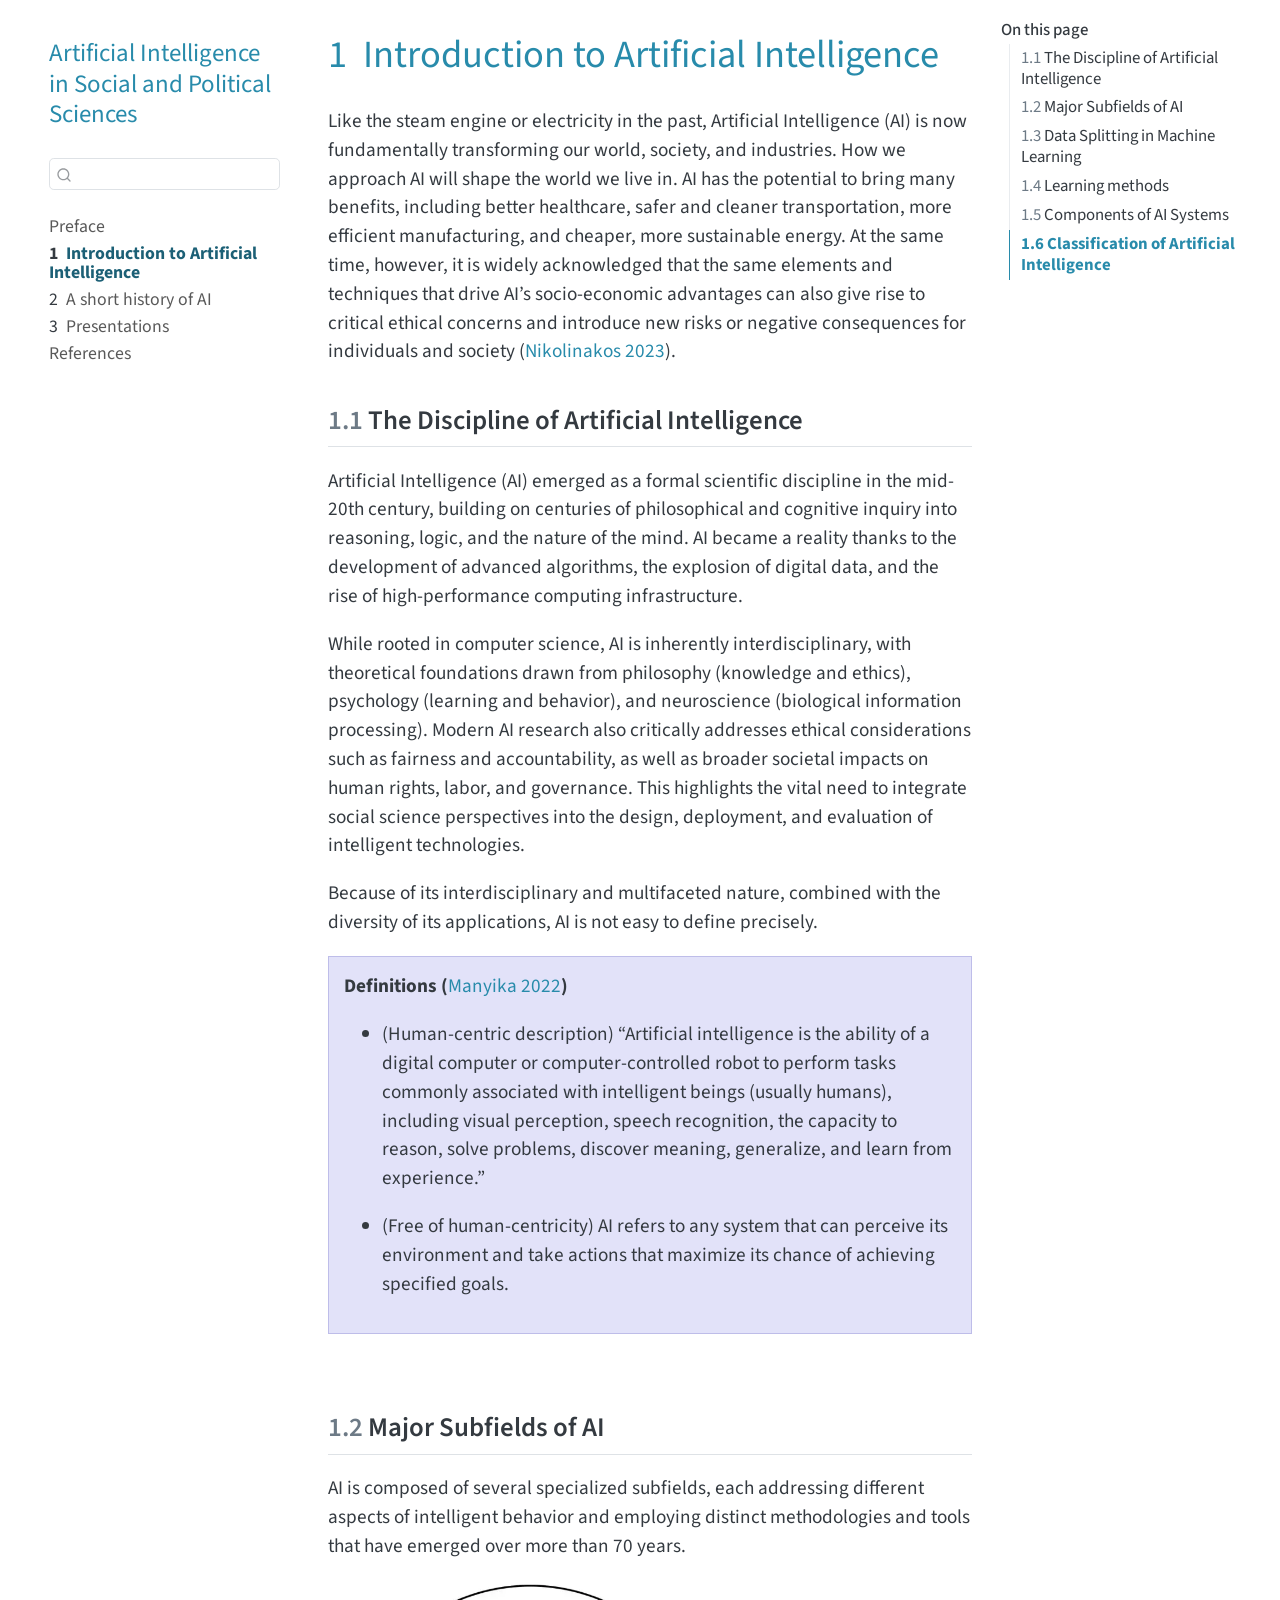
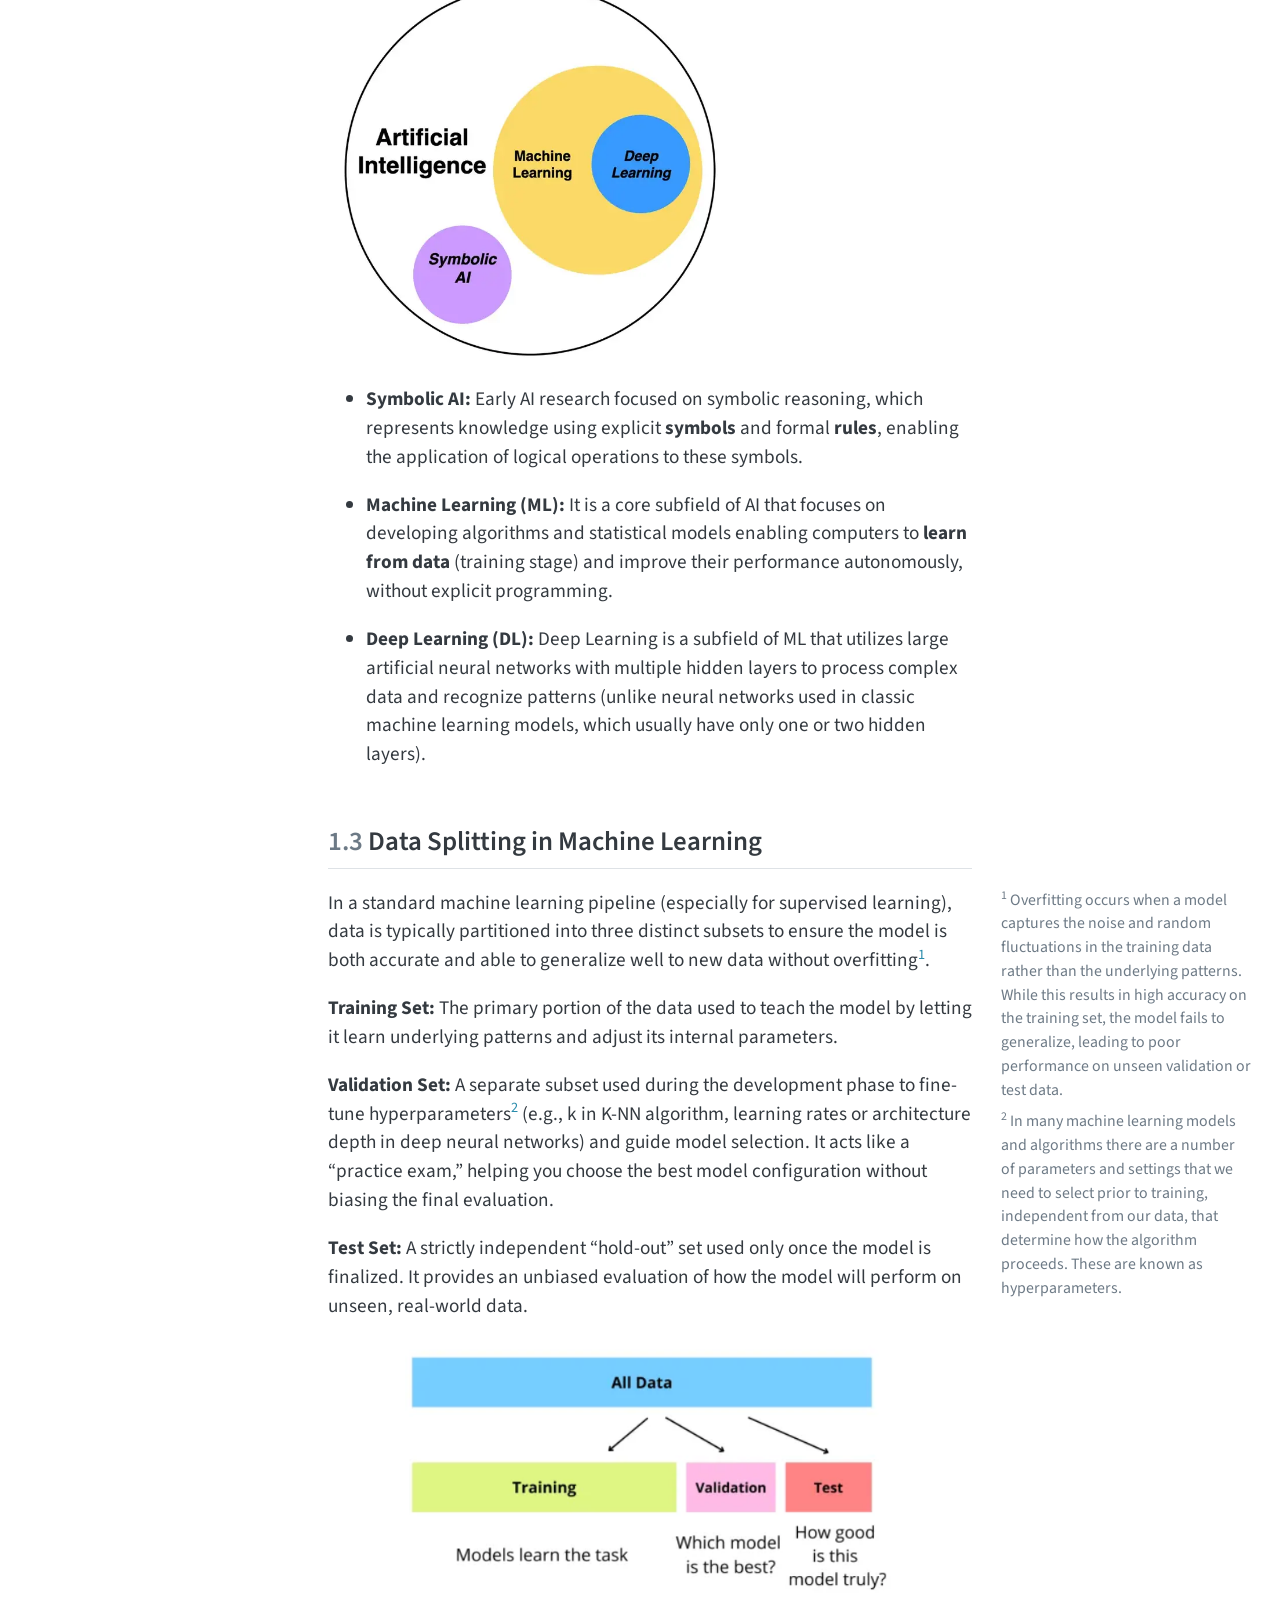
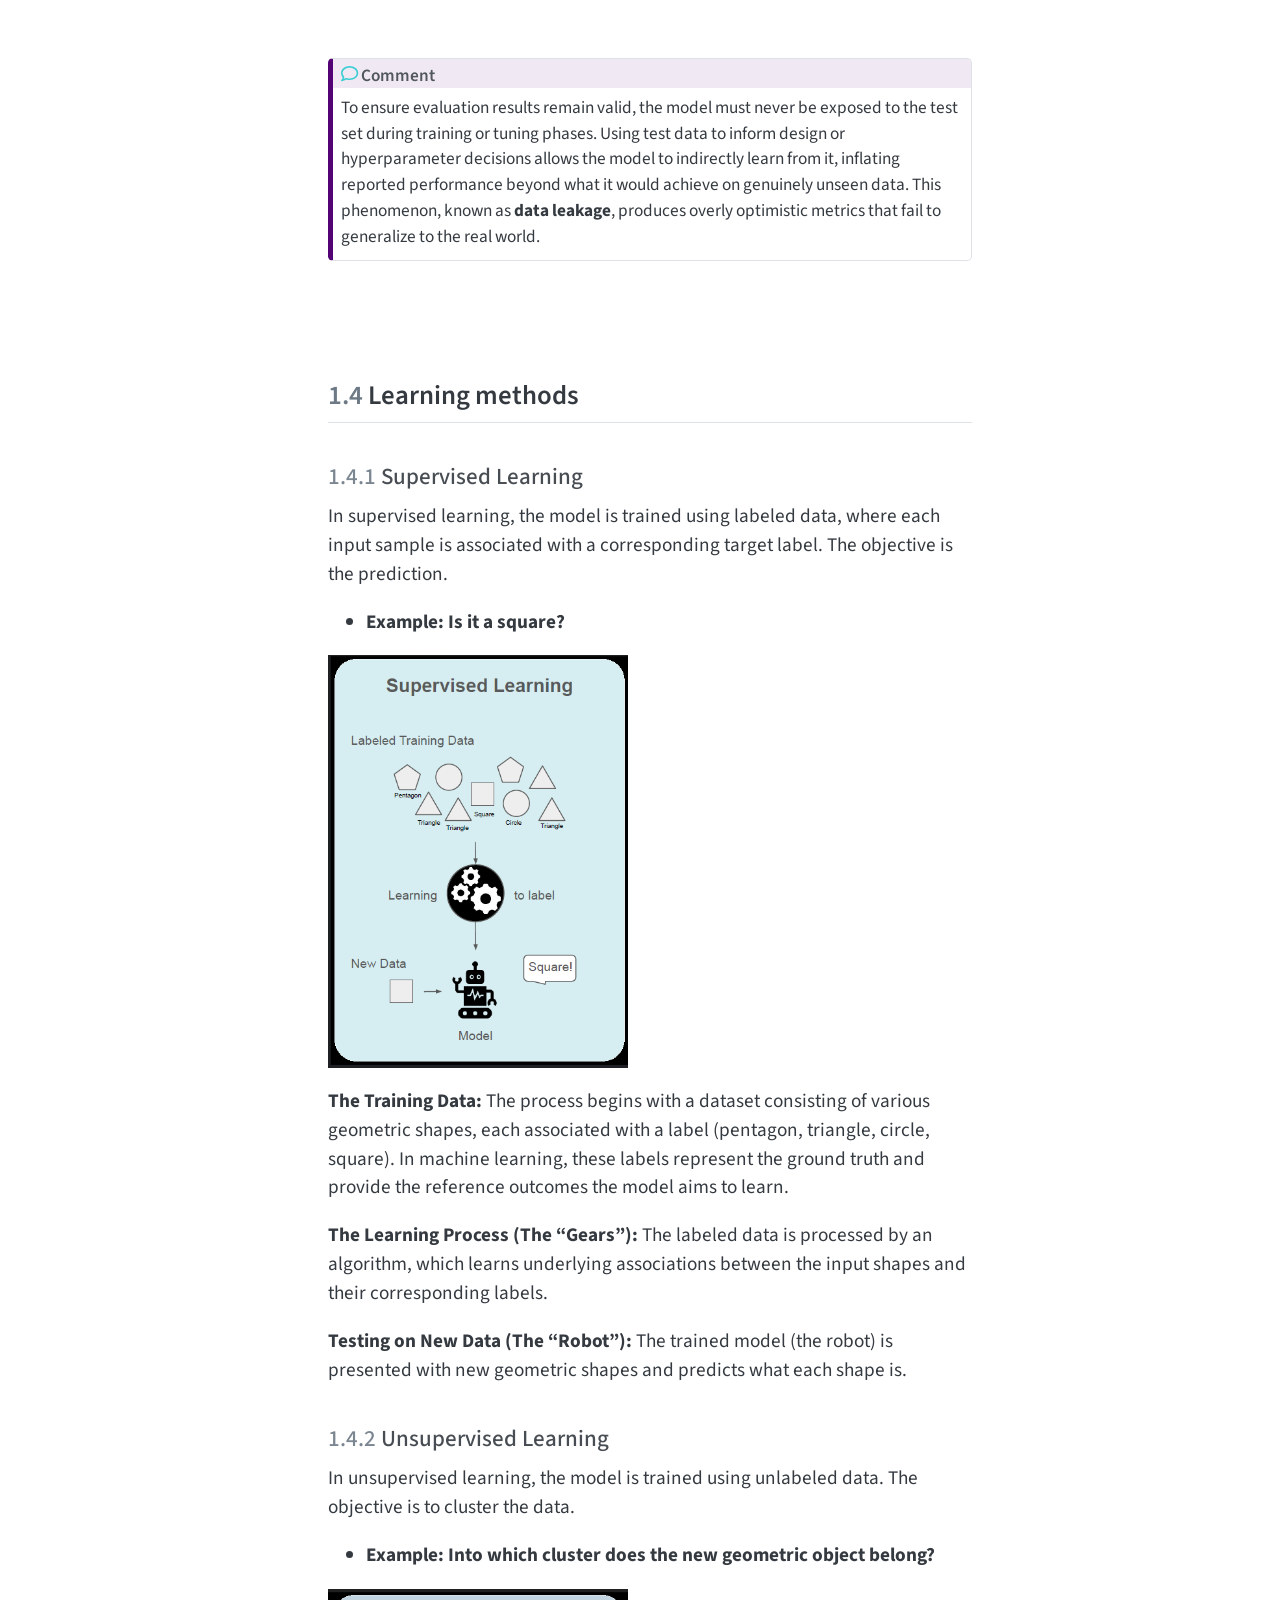
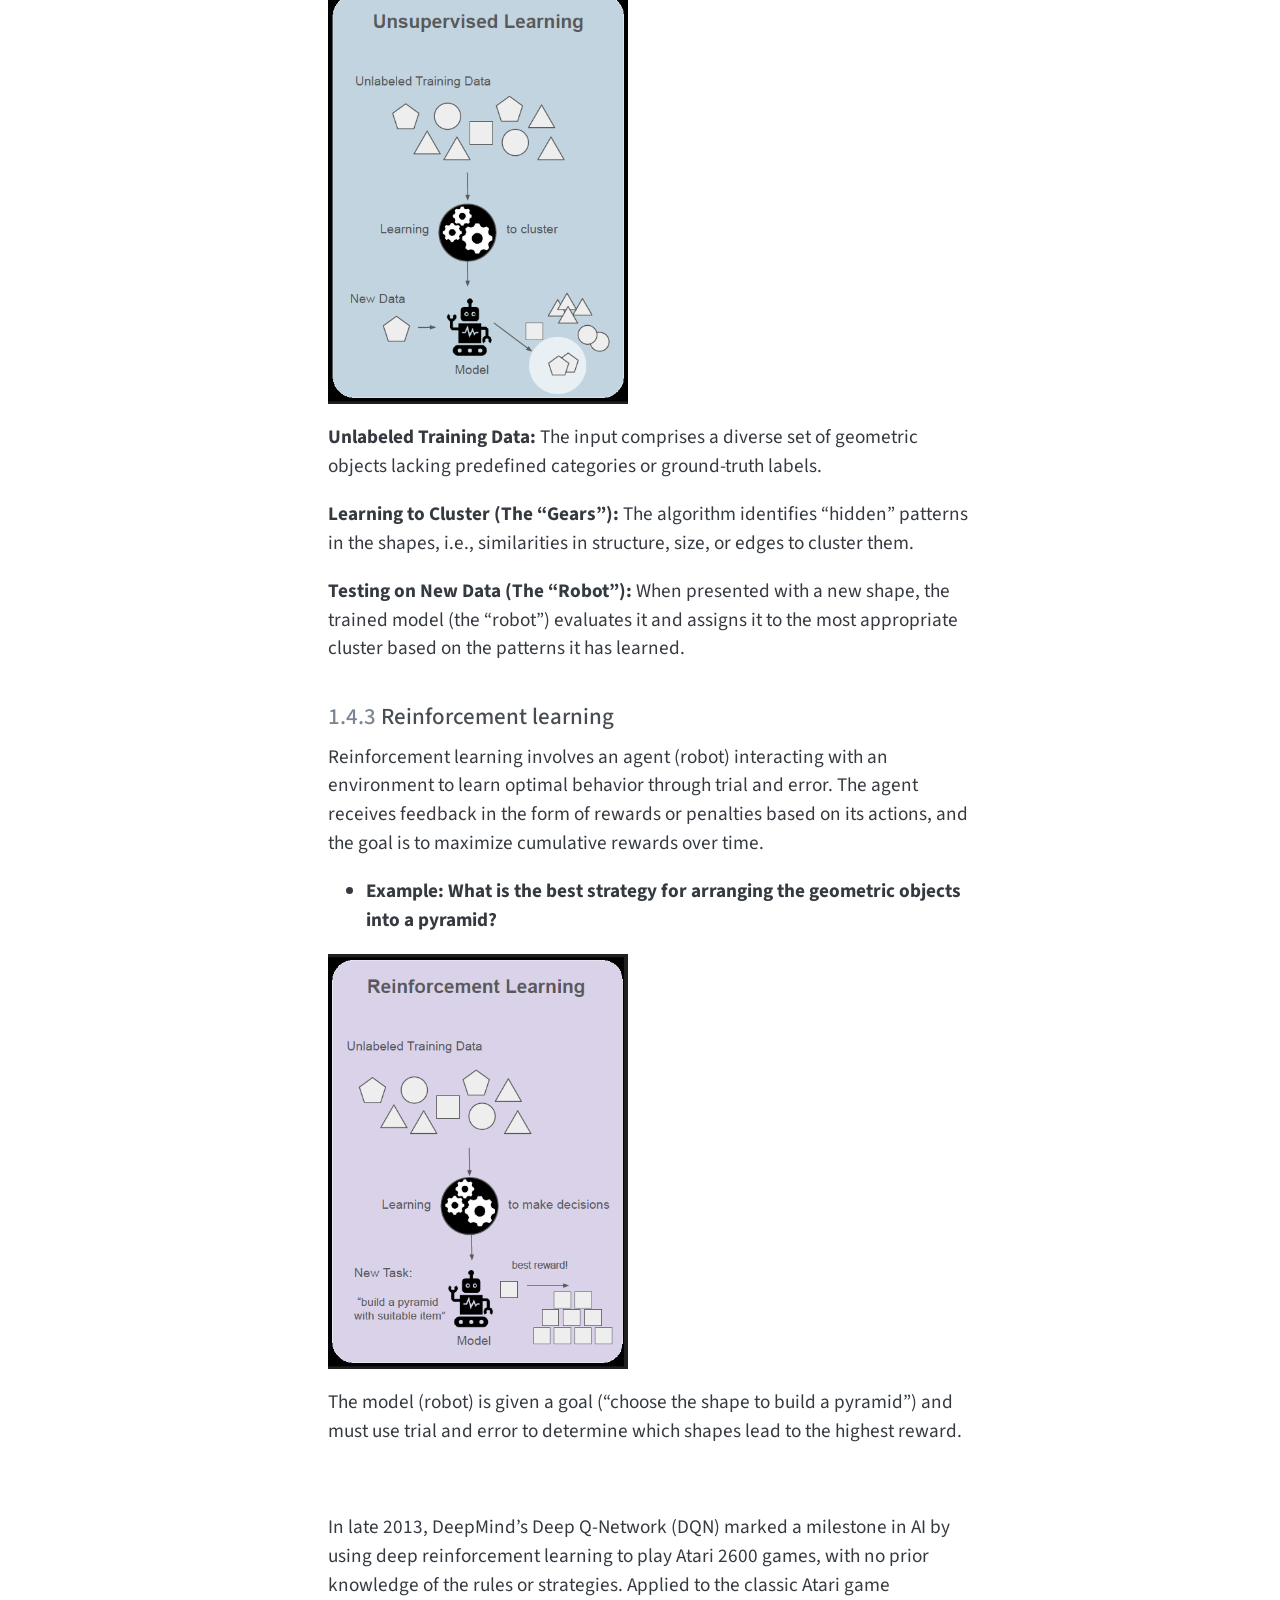
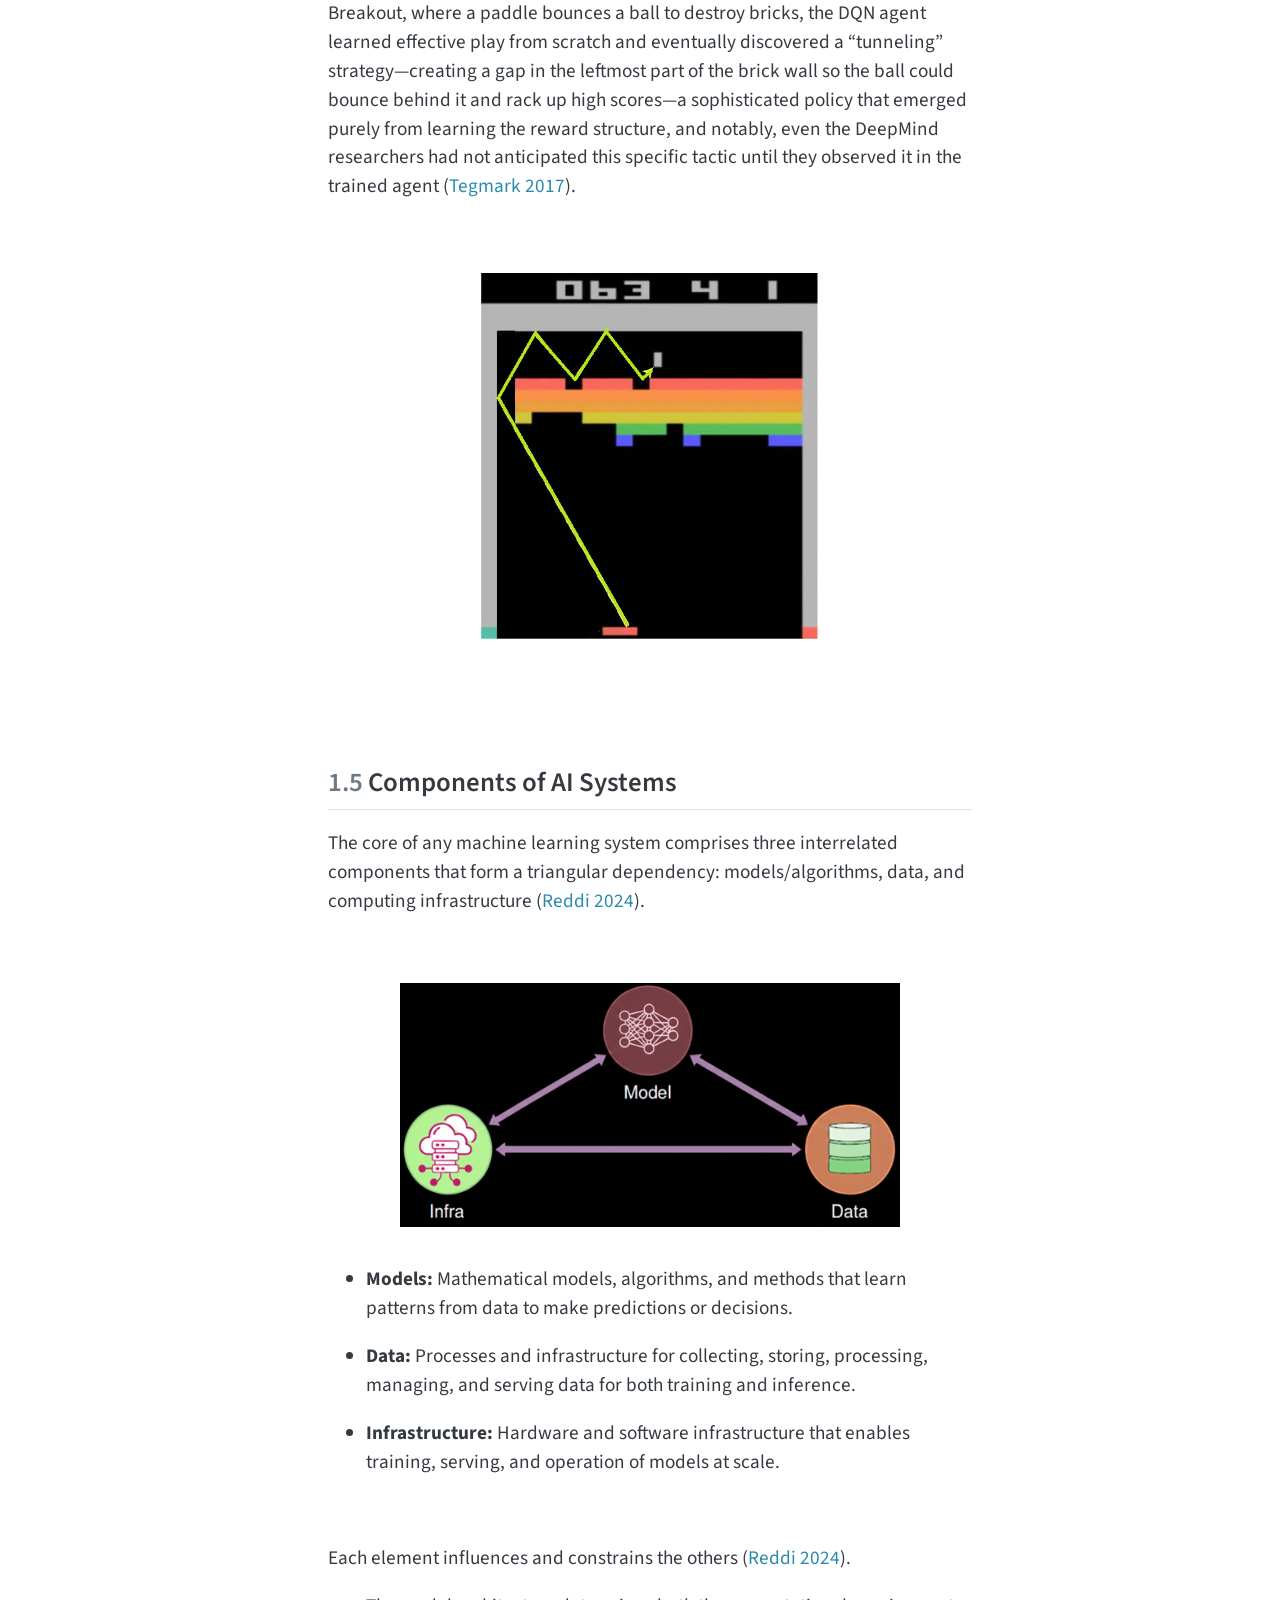
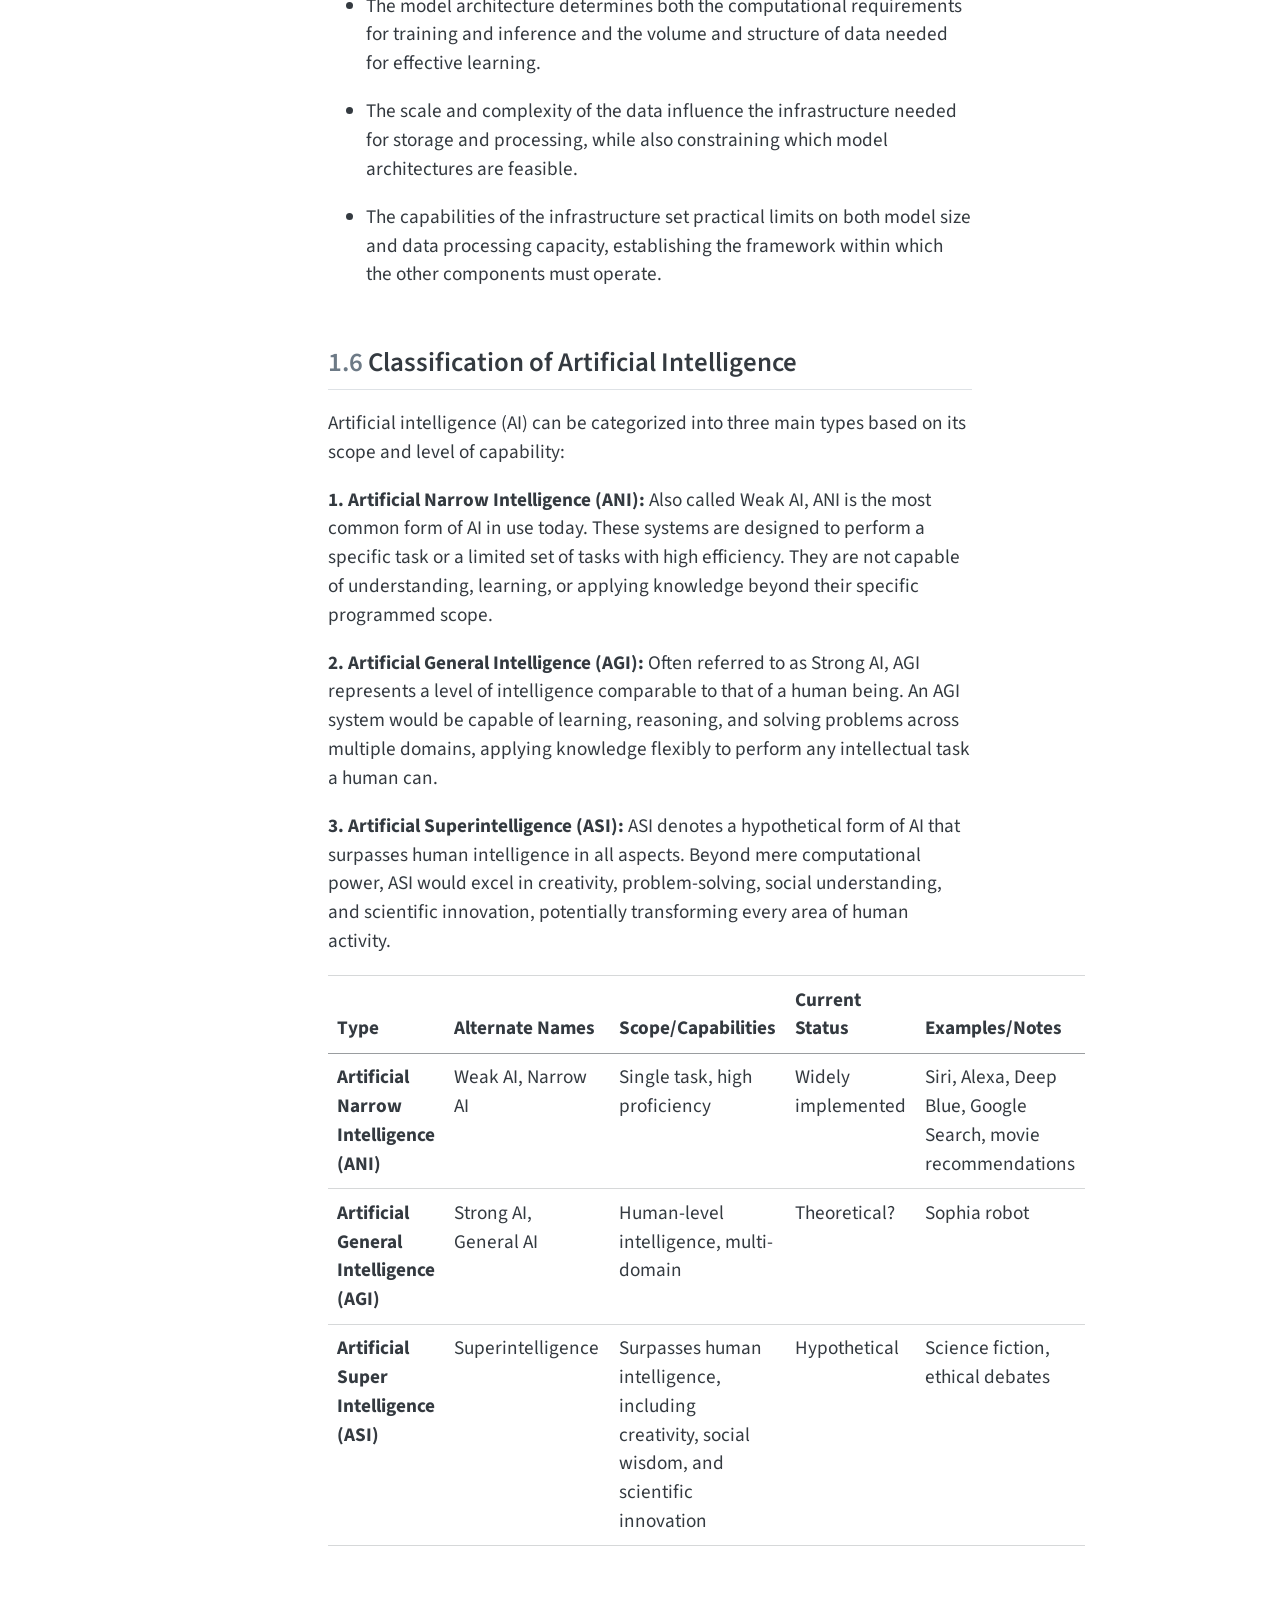
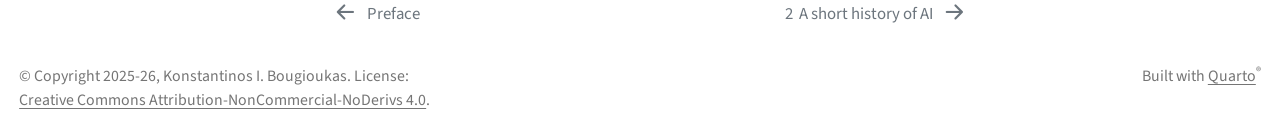
<file: _book/intro.html>
<!DOCTYPE html>
<html xmlns="http://www.w3.org/1999/xhtml" lang="en" xml:lang="en"><head>

<meta charset="utf-8">
<meta name="generator" content="quarto-1.8.27">

<meta name="viewport" content="width=device-width, initial-scale=1.0, user-scalable=yes">


<title>1&nbsp; Introduction to Artificial Intelligence – Artificial Intelligence in Social and Political Sciences</title>
<style>
code{white-space: pre-wrap;}
span.smallcaps{font-variant: small-caps;}
div.columns{display: flex; gap: min(4vw, 1.5em);}
div.column{flex: auto; overflow-x: auto;}
div.hanging-indent{margin-left: 1.5em; text-indent: -1.5em;}
ul.task-list{list-style: none;}
ul.task-list li input[type="checkbox"] {
  width: 0.8em;
  margin: 0 0.8em 0.2em -1em; /* quarto-specific, see https://github.com/quarto-dev/quarto-cli/issues/4556 */ 
  vertical-align: middle;
}
/* CSS for citations */
div.csl-bib-body { }
div.csl-entry {
  clear: both;
  margin-bottom: 0em;
}
.hanging-indent div.csl-entry {
  margin-left:2em;
  text-indent:-2em;
}
div.csl-left-margin {
  min-width:2em;
  float:left;
}
div.csl-right-inline {
  margin-left:2em;
  padding-left:1em;
}
div.csl-indent {
  margin-left: 2em;
}</style>


<script src="site_libs/quarto-nav/quarto-nav.js"></script>
<script src="site_libs/quarto-nav/headroom.min.js"></script>
<script src="site_libs/clipboard/clipboard.min.js"></script>
<script src="site_libs/quarto-search/autocomplete.umd.js"></script>
<script src="site_libs/quarto-search/fuse.min.js"></script>
<script src="site_libs/quarto-search/quarto-search.js"></script>
<meta name="quarto:offset" content="./">
<link href="./history.html" rel="next">
<link href="./index.html" rel="prev">
<link href="./images/cover.png" rel="icon" type="image/png">
<script src="site_libs/quarto-html/quarto.js" type="module"></script>
<script src="site_libs/quarto-html/tabsets/tabsets.js" type="module"></script>
<script src="site_libs/quarto-html/axe/axe-check.js" type="module"></script>
<script src="site_libs/quarto-html/popper.min.js"></script>
<script src="site_libs/quarto-html/tippy.umd.min.js"></script>
<script src="site_libs/quarto-html/anchor.min.js"></script>
<link href="site_libs/quarto-html/tippy.css" rel="stylesheet">
<link href="site_libs/quarto-html/quarto-syntax-highlighting-ed96de9b727972fe78a7b5d16c58bf87.css" rel="stylesheet" id="quarto-text-highlighting-styles">
<script src="site_libs/bootstrap/bootstrap.min.js"></script>
<link href="site_libs/bootstrap/bootstrap-icons.css" rel="stylesheet">
<link href="site_libs/bootstrap/bootstrap-b979bb14bb5571f01108ce764b35f942.min.css" rel="stylesheet" append-hash="true" id="quarto-bootstrap" data-mode="light">
<script id="quarto-search-options" type="application/json">{
  "location": "sidebar",
  "copy-button": false,
  "collapse-after": 3,
  "panel-placement": "start",
  "type": "textbox",
  "limit": 50,
  "keyboard-shortcut": [
    "f",
    "/",
    "s"
  ],
  "show-item-context": false,
  "language": {
    "search-no-results-text": "No results",
    "search-matching-documents-text": "matching documents",
    "search-copy-link-title": "Copy link to search",
    "search-hide-matches-text": "Hide additional matches",
    "search-more-match-text": "more match in this document",
    "search-more-matches-text": "more matches in this document",
    "search-clear-button-title": "Clear",
    "search-text-placeholder": "",
    "search-detached-cancel-button-title": "Cancel",
    "search-submit-button-title": "Submit",
    "search-label": "Search"
  }
}</script>


</head>

<body class="nav-sidebar floating slimcontent quarto-light">

<div id="quarto-search-results"></div>
  <header id="quarto-header" class="headroom fixed-top">
  <nav class="quarto-secondary-nav">
    <div class="container-fluid d-flex">
      <button type="button" class="quarto-btn-toggle btn" data-bs-toggle="collapse" role="button" data-bs-target=".quarto-sidebar-collapse-item" aria-controls="quarto-sidebar" aria-expanded="false" aria-label="Toggle sidebar navigation" onclick="if (window.quartoToggleHeadroom) { window.quartoToggleHeadroom(); }">
        <i class="bi bi-layout-text-sidebar-reverse"></i>
      </button>
        <nav class="quarto-page-breadcrumbs" aria-label="breadcrumb"><ol class="breadcrumb"><li class="breadcrumb-item"><a href="./intro.html"><span class="chapter-number">1</span>&nbsp; <span class="chapter-title">Introduction to Artificial Intelligence</span></a></li></ol></nav>
        <a class="flex-grow-1" role="navigation" data-bs-toggle="collapse" data-bs-target=".quarto-sidebar-collapse-item" aria-controls="quarto-sidebar" aria-expanded="false" aria-label="Toggle sidebar navigation" onclick="if (window.quartoToggleHeadroom) { window.quartoToggleHeadroom(); }">      
        </a>
      <button type="button" class="btn quarto-search-button" aria-label="Search" onclick="window.quartoOpenSearch();">
        <i class="bi bi-search"></i>
      </button>
    </div>
  </nav>
</header>
<!-- content -->
<div id="quarto-content" class="quarto-container page-columns page-rows-contents page-layout-article">
<!-- sidebar -->
  <nav id="quarto-sidebar" class="sidebar collapse collapse-horizontal quarto-sidebar-collapse-item sidebar-navigation floating overflow-auto">
    <div class="pt-lg-2 mt-2 text-left sidebar-header">
    <div class="sidebar-title mb-0 py-0">
      <a href="./">Artificial Intelligence in Social and Political Sciences</a> 
    </div>
      </div>
        <div class="mt-2 flex-shrink-0 align-items-center">
        <div class="sidebar-search">
        <div id="quarto-search" class="" title="Search"></div>
        </div>
        </div>
    <div class="sidebar-menu-container"> 
    <ul class="list-unstyled mt-1">
        <li class="sidebar-item">
  <div class="sidebar-item-container"> 
  <a href="./index.html" class="sidebar-item-text sidebar-link">
 <span class="menu-text">Preface</span></a>
  </div>
</li>
        <li class="sidebar-item">
  <div class="sidebar-item-container"> 
  <a href="./intro.html" class="sidebar-item-text sidebar-link active">
 <span class="menu-text"><span class="chapter-number">1</span>&nbsp; <span class="chapter-title">Introduction to Artificial Intelligence</span></span></a>
  </div>
</li>
        <li class="sidebar-item">
  <div class="sidebar-item-container"> 
  <a href="./history.html" class="sidebar-item-text sidebar-link">
 <span class="menu-text"><span class="chapter-number">2</span>&nbsp; <span class="chapter-title">A short history of AI</span></span></a>
  </div>
</li>
        <li class="sidebar-item">
  <div class="sidebar-item-container"> 
  <a href="./presentations.html" class="sidebar-item-text sidebar-link">
 <span class="menu-text"><span class="chapter-number">3</span>&nbsp; <span class="chapter-title">Presentations</span></span></a>
  </div>
</li>
        <li class="sidebar-item">
  <div class="sidebar-item-container"> 
  <a href="./references.html" class="sidebar-item-text sidebar-link">
 <span class="menu-text">References</span></a>
  </div>
</li>
    </ul>
    </div>
</nav>
<div id="quarto-sidebar-glass" class="quarto-sidebar-collapse-item" data-bs-toggle="collapse" data-bs-target=".quarto-sidebar-collapse-item"></div>
<!-- margin-sidebar -->
    <div id="quarto-margin-sidebar" class="sidebar margin-sidebar">
        <nav id="TOC" role="doc-toc" class="toc-active">
    <h2 id="toc-title">On this page</h2>
   
  <ul>
  <li><a href="#the-discipline-of-artificial-intelligence" id="toc-the-discipline-of-artificial-intelligence" class="nav-link active" data-scroll-target="#the-discipline-of-artificial-intelligence"><span class="header-section-number">1.1</span> The Discipline of Artificial Intelligence</a></li>
  <li><a href="#major-subfields-of-ai" id="toc-major-subfields-of-ai" class="nav-link" data-scroll-target="#major-subfields-of-ai"><span class="header-section-number">1.2</span> Major Subfields of AI</a></li>
  <li><a href="#data-splitting-in-machine-learning" id="toc-data-splitting-in-machine-learning" class="nav-link" data-scroll-target="#data-splitting-in-machine-learning"><span class="header-section-number">1.3</span> Data Splitting in Machine Learning</a></li>
  <li><a href="#learning-methods" id="toc-learning-methods" class="nav-link" data-scroll-target="#learning-methods"><span class="header-section-number">1.4</span> Learning methods</a>
  <ul class="collapse">
  <li><a href="#supervised-learning" id="toc-supervised-learning" class="nav-link" data-scroll-target="#supervised-learning"><span class="header-section-number">1.4.1</span> Supervised Learning</a></li>
  <li><a href="#unsupervised-learning" id="toc-unsupervised-learning" class="nav-link" data-scroll-target="#unsupervised-learning"><span class="header-section-number">1.4.2</span> Unsupervised Learning</a></li>
  <li><a href="#reinforcement-learning" id="toc-reinforcement-learning" class="nav-link" data-scroll-target="#reinforcement-learning"><span class="header-section-number">1.4.3</span> Reinforcement learning</a></li>
  </ul></li>
  <li><a href="#components-of-ai-systems" id="toc-components-of-ai-systems" class="nav-link" data-scroll-target="#components-of-ai-systems"><span class="header-section-number">1.5</span> Components of AI Systems</a></li>
  <li><a href="#classification-of-artificial-intelligence" id="toc-classification-of-artificial-intelligence" class="nav-link" data-scroll-target="#classification-of-artificial-intelligence"><span class="header-section-number">1.6</span> Classification of Artificial Intelligence</a></li>
  </ul>
</nav>
    </div>
<!-- main -->
<main class="content page-columns page-full" id="quarto-document-content">

<header id="title-block-header" class="quarto-title-block default">
<div class="quarto-title">
<h1 class="title"><span id="sec-intro" class="quarto-section-identifier"><span class="chapter-number">1</span>&nbsp; <span class="chapter-title">Introduction to Artificial Intelligence</span></span></h1>
</div>



<div class="quarto-title-meta">

    
  
    
  </div>
  


</header>


<p>Like the steam engine or electricity in the past, Artificial Intelligence (AI) is now fundamentally transforming our world, society, and industries. How we approach AI will shape the world we live in. AI has the potential to bring many benefits, including better healthcare, safer and cleaner transportation, more efficient manufacturing, and cheaper, more sustainable energy. At the same time, however, it is widely acknowledged that the same elements and techniques that drive AI’s socio-economic advantages can also give rise to critical ethical concerns and introduce new risks or negative consequences for individuals and society <span class="citation" data-cites="nikolinakos2023a">(<a href="references.html#ref-nikolinakos2023a" role="doc-biblioref">Nikolinakos 2023</a>)</span>.</p>
<section id="the-discipline-of-artificial-intelligence" class="level2" data-number="1.1">
<h2 data-number="1.1" class="anchored" data-anchor-id="the-discipline-of-artificial-intelligence"><span class="header-section-number">1.1</span> The Discipline of Artificial Intelligence</h2>
<p>Artificial Intelligence (AI) emerged as a formal scientific discipline in the mid-20th century, building on centuries of philosophical and cognitive inquiry into reasoning, logic, and the nature of the mind. AI became a reality thanks to the development of advanced algorithms, the explosion of digital data, and the rise of high-performance computing infrastructure.</p>
<p>While rooted in computer science, AI is inherently interdisciplinary, with theoretical foundations drawn from philosophy (knowledge and ethics), psychology (learning and behavior), and neuroscience (biological information processing). Modern AI research also critically addresses ethical considerations such as fairness and accountability, as well as broader societal impacts on human rights, labor, and governance. This highlights the vital need to integrate social science perspectives into the design, deployment, and evaluation of intelligent technologies.</p>
<p>Because of its interdisciplinary and multifaceted nature, combined with the diversity of its applications, AI is not easy to define precisely.</p>
<div class="content-box-purple">
<p><strong>Definitions <span class="citation" data-cites="manyika2022">(<a href="references.html#ref-manyika2022" role="doc-biblioref">Manyika 2022</a>)</span></strong></p>
<ul>
<li><p>(Human‑centric description) “Artificial intelligence is the ability of a digital computer or computer‑controlled robot to perform tasks commonly associated with intelligent beings (usually humans), including visual perception, speech recognition, the capacity to reason, solve problems, discover meaning, generalize, and learn from experience.”</p></li>
<li><p>(Free of human-centricity) AI refers to any system that can perceive its environment and take actions that maximize its chance of achieving specified goals.</p></li>
</ul>
</div>
</section>
<section id="major-subfields-of-ai" class="level2" data-number="1.2">
<h2 data-number="1.2" class="anchored" data-anchor-id="major-subfields-of-ai"><span class="header-section-number">1.2</span> Major Subfields of AI</h2>
<p>AI is composed of several specialized subfields, each addressing different aspects of intelligent behavior and employing distinct methodologies and tools that have emerged over more than 70 years.</p>
<p><img src="images\aisubfields.webp" class="img-fluid" width="400"></p>
<ul>
<li><p><strong>Symbolic AI:</strong> Early AI research focused on symbolic reasoning, which represents knowledge using explicit <strong>symbols</strong> and formal <strong>rules</strong>, enabling the application of logical operations to these symbols.</p></li>
<li><p><strong>Machine Learning (ML):</strong> It is a core subfield of AI that focuses on developing algorithms and statistical models enabling computers to <strong>learn from data</strong> (training stage) and improve their performance autonomously, without explicit programming.</p></li>
<li><p><strong>Deep Learning (DL):</strong> Deep Learning is a subfield of ML that utilizes large artificial neural networks with multiple hidden layers to process complex data and recognize patterns (unlike neural networks used in classic machine learning models, which usually have only one or two hidden layers).</p></li>
</ul>
</section>
<section id="data-splitting-in-machine-learning" class="level2 page-columns page-full" data-number="1.3">
<h2 data-number="1.3" class="anchored" data-anchor-id="data-splitting-in-machine-learning"><span class="header-section-number">1.3</span> Data Splitting in Machine Learning</h2>
<p>In a standard machine learning pipeline (especially for supervised learning), data is typically partitioned into three distinct subsets to ensure the model is both accurate and able to generalize well to new data without overfitting<a href="#fn1" class="footnote-ref" id="fnref1" role="doc-noteref"><sup>1</sup></a>.</p>
<div class="no-row-height column-margin column-container"><div id="fn1"><p><sup>1</sup>&nbsp;Overfitting occurs when a model captures the noise and random fluctuations in the training data rather than the underlying patterns. While this results in high accuracy on the training set, the model fails to generalize, leading to poor performance on unseen validation or test data.</p></div></div><p><strong>Training Set:</strong> The primary portion of the data used to teach the model by letting it learn underlying patterns and adjust its internal parameters.</p>
<p><strong>Validation Set:</strong> A separate subset used during the development phase to fine-tune hyperparameters<a href="#fn2" class="footnote-ref" id="fnref2" role="doc-noteref"><sup>2</sup></a> (e.g., k in K-NN algorithm, learning rates or architecture depth in deep neural networks) and guide model selection. It acts like a “practice exam,” helping you choose the best model configuration without biasing the final evaluation.</p>
<div class="no-row-height column-margin column-container"><div id="fn2"><p><sup>2</sup>&nbsp;In many machine learning models and algorithms there are a number of parameters and settings that we need to select prior to training, independent from our data, that determine how the algorithm proceeds. These are known as hyperparameters.</p></div></div><p><strong>Test Set:</strong> A strictly independent “hold-out” set used only once the model is finalized. It provides an unbiased evaluation of how the model will perform on unseen, real-world data.</p>
<div class="quarto-figure quarto-figure-center">
<figure class="figure">
<p><img src="images\data_split.png" class="img-fluid quarto-figure quarto-figure-center figure-img" width="500"></p>
</figure>
</div>
<div class="callout callout-style-default callout-tip no-icon callout-titled">
<div class="callout-header d-flex align-content-center">
<div class="callout-icon-container">
<i class="callout-icon no-icon"></i>
</div>
<div class="callout-title-container flex-fill">
<span class="screen-reader-only">Tip</span><svg aria-hidden="true" role="img" viewbox="0 0 512 512" style="height:1em;width:1em;vertical-align:-0.125em;margin-left:auto;margin-right:auto;font-size:inherit;fill:#1DC5CE;overflow:visible;position:relative;"><path d="M123.6 391.3c12.9-9.4 29.6-11.8 44.6-6.4c26.5 9.6 56.2 15.1 87.8 15.1c124.7 0 208-80.5 208-160s-83.3-160-208-160S48 160.5 48 240c0 32 12.4 62.8 35.7 89.2c8.6 9.7 12.8 22.5 11.8 35.5c-1.4 18.1-5.7 34.7-11.3 49.4c17-7.9 31.1-16.7 39.4-22.7zM21.2 431.9c1.8-2.7 3.5-5.4 5.1-8.1c10-16.6 19.5-38.4 21.4-62.9C17.7 326.8 0 285.1 0 240C0 125.1 114.6 32 256 32s256 93.1 256 208s-114.6 208-256 208c-37.1 0-72.3-6.4-104.1-17.9c-11.9 8.7-31.3 20.6-54.3 30.6c-15.1 6.6-32.3 12.6-50.1 16.1c-.8 .2-1.6 .3-2.4 .5c-4.4 .8-8.7 1.5-13.2 1.9c-.2 0-.5 .1-.7 .1c-5.1 .5-10.2 .8-15.3 .8c-6.5 0-12.3-3.9-14.8-9.9c-2.5-6-1.1-12.8 3.4-17.4c4.1-4.2 7.8-8.7 11.3-13.5c1.7-2.3 3.3-4.6 4.8-6.9c.1-.2 .2-.3 .3-.5z"></path></svg> Comment
</div>
</div>
<div class="callout-body-container callout-body">
<p>To ensure evaluation results remain valid, the model must never be exposed to the test set during training or tuning phases. Using test data to inform design or hyperparameter decisions allows the model to indirectly learn from it, inflating reported performance beyond what it would achieve on genuinely unseen data. This phenomenon, known as <strong>data leakage</strong>, produces overly optimistic metrics that fail to generalize to the real world.</p>
</div>
</div>
<p>&nbsp;</p>
</section>
<section id="learning-methods" class="level2" data-number="1.4">
<h2 data-number="1.4" class="anchored" data-anchor-id="learning-methods"><span class="header-section-number">1.4</span> Learning methods</h2>
<section id="supervised-learning" class="level3" data-number="1.4.1">
<h3 data-number="1.4.1" class="anchored" data-anchor-id="supervised-learning"><span class="header-section-number">1.4.1</span> Supervised Learning</h3>
<p>In supervised learning, the model is trained using labeled data, where each input sample is associated with a corresponding target label. The objective is the prediction.</p>
<ul>
<li><strong>Example: Is it a square?</strong></li>
</ul>
<p><img src="images\sl.png" class="img-fluid" width="300"></p>
<p><strong>The Training Data:</strong> The process begins with a dataset consisting of various geometric shapes, each associated with a label (pentagon, triangle, circle, square). In machine learning, these labels represent the ground truth and provide the reference outcomes the model aims to learn.</p>
<p><strong>The Learning Process (The “Gears”):</strong> The labeled data is processed by an algorithm, which learns underlying associations between the input shapes and their corresponding labels.</p>
<p><strong>Testing on New Data (The “Robot”):</strong> The trained model (the robot) is presented with new geometric shapes and predicts what each shape is.</p>
</section>
<section id="unsupervised-learning" class="level3" data-number="1.4.2">
<h3 data-number="1.4.2" class="anchored" data-anchor-id="unsupervised-learning"><span class="header-section-number">1.4.2</span> Unsupervised Learning</h3>
<p>In unsupervised learning, the model is trained using unlabeled data. The objective is to cluster the data.</p>
<ul>
<li><strong>Example: Into which cluster does the new geometric object belong?</strong></li>
</ul>
<p><img src="images\ul.png" class="img-fluid" width="300"></p>
<p><strong>Unlabeled Training Data:</strong> The input comprises a diverse set of geometric objects lacking predefined categories or ground-truth labels.</p>
<p><strong>Learning to Cluster (The “Gears”):</strong> The algorithm identifies “hidden” patterns in the shapes, i.e., similarities in structure, size, or edges to cluster them.</p>
<p><strong>Testing on New Data (The “Robot”):</strong> When presented with a new shape, the trained model (the “robot”) evaluates it and assigns it to the most appropriate cluster based on the patterns it has learned.</p>
</section>
<section id="reinforcement-learning" class="level3" data-number="1.4.3">
<h3 data-number="1.4.3" class="anchored" data-anchor-id="reinforcement-learning"><span class="header-section-number">1.4.3</span> Reinforcement learning</h3>
<p>Reinforcement learning involves an agent (robot) interacting with an environment to learn optimal behavior through trial and error. The agent receives feedback in the form of rewards or penalties based on its actions, and the goal is to maximize cumulative rewards over time.</p>
<ul>
<li><strong>Example: What is the best strategy for arranging the geometric objects into a pyramid?</strong></li>
</ul>
<p><img src="images\rl.png" class="img-fluid" width="300"></p>
<p>The model (robot) is given a goal (“choose the shape to build a pyramid”) and must use trial and error to determine which shapes lead to the highest reward.</p>
<p><br></p>
<p>In late 2013, DeepMind’s Deep Q‑Network (DQN) marked a milestone in AI by using deep reinforcement learning to play Atari 2600 games, with no prior knowledge of the rules or strategies. Applied to the classic Atari game Breakout, where a paddle bounces a ball to destroy bricks, the DQN agent learned effective play from scratch and eventually discovered a “tunneling” strategy—creating a gap in the leftmost part of the brick wall so the ball could bounce behind it and rack up high scores—a sophisticated policy that emerged purely from learning the reward structure, and notably, even the DeepMind researchers had not anticipated this specific tactic until they observed it in the trained agent <span class="citation" data-cites="tegmark2017">(<a href="references.html#ref-tegmark2017" role="doc-biblioref">Tegmark 2017</a>)</span>.</p>
<p><br></p>
<div class="quarto-figure quarto-figure-center">
<figure class="figure">
<p><img src="images\atari.png" class="img-fluid quarto-figure quarto-figure-center figure-img" width="350"></p>
</figure>
</div>
<p><br></p>
</section>
</section>
<section id="components-of-ai-systems" class="level2" data-number="1.5">
<h2 data-number="1.5" class="anchored" data-anchor-id="components-of-ai-systems"><span class="header-section-number">1.5</span> Components of AI Systems</h2>
<p>The core of any machine learning system comprises three interrelated components that form a triangular dependency: models/algorithms, data, and computing infrastructure <span class="citation" data-cites="reddi2024mlsysbook">(<a href="references.html#ref-reddi2024mlsysbook" role="doc-biblioref">Reddi 2024</a>)</span>.</p>
<p><br></p>
<div class="quarto-figure quarto-figure-center">
<figure class="figure">
<p><img src="images\aisystems.png" class="img-fluid quarto-figure quarto-figure-center figure-img" width="500"></p>
</figure>
</div>
<ul>
<li><p><strong>Models:</strong> Mathematical models, algorithms, and methods that learn patterns from data to make predictions or decisions.</p></li>
<li><p><strong>Data:</strong> Processes and infrastructure for collecting, storing, processing, managing, and serving data for both training and inference.</p></li>
<li><p><strong>Infrastructure:</strong> Hardware and software infrastructure that enables training, serving, and operation of models at scale.</p></li>
</ul>
<p><br></p>
<p>Each element influences and constrains the others <span class="citation" data-cites="reddi2024mlsysbook">(<a href="references.html#ref-reddi2024mlsysbook" role="doc-biblioref">Reddi 2024</a>)</span>.</p>
<ul>
<li><p>The model architecture determines both the computational requirements for training and inference and the volume and structure of data needed for effective learning.</p></li>
<li><p>The scale and complexity of the data influence the infrastructure needed for storage and processing, while also constraining which model architectures are feasible.</p></li>
<li><p>The capabilities of the infrastructure set practical limits on both model size and data processing capacity, establishing the framework within which the other components must operate.</p></li>
</ul>
</section>
<section id="classification-of-artificial-intelligence" class="level2" data-number="1.6">
<h2 data-number="1.6" class="anchored" data-anchor-id="classification-of-artificial-intelligence"><span class="header-section-number">1.6</span> Classification of Artificial Intelligence</h2>
<p>Artificial intelligence (AI) can be categorized into three main types based on its scope and level of capability:</p>
<p><strong>1. Artificial Narrow Intelligence (ANI):</strong> Also called Weak AI, ANI is the most common form of AI in use today. These systems are designed to perform a specific task or a limited set of tasks with high efficiency. They are not capable of understanding, learning, or applying knowledge beyond their specific programmed scope.</p>
<p><strong>2. Artificial General Intelligence (AGI):</strong> Often referred to as Strong AI, AGI represents a level of intelligence comparable to that of a human being. An AGI system would be capable of learning, reasoning, and solving problems across multiple domains, applying knowledge flexibly to perform any intellectual task a human can.</p>
<p><strong>3. Artificial Superintelligence (ASI):</strong> ASI denotes a hypothetical form of AI that surpasses human intelligence in all aspects. Beyond mere computational power, ASI would excel in creativity, problem-solving, social understanding, and scientific innovation, potentially transforming every area of human activity.</p>
<table class="caption-top table">
<colgroup>
<col style="width: 20%">
<col style="width: 20%">
<col style="width: 20%">
<col style="width: 20%">
<col style="width: 20%">
</colgroup>
<thead>
<tr class="header">
<th style="text-align: left;">Type</th>
<th style="text-align: left;">Alternate Names</th>
<th style="text-align: left;">Scope/Capabilities</th>
<th style="text-align: left;">Current Status</th>
<th style="text-align: left;">Examples/Notes</th>
</tr>
</thead>
<tbody>
<tr class="odd">
<td style="text-align: left;"><strong>Artificial Narrow Intelligence (ANI)</strong></td>
<td style="text-align: left;">Weak AI, Narrow AI</td>
<td style="text-align: left;">Single task, high proficiency</td>
<td style="text-align: left;">Widely implemented</td>
<td style="text-align: left;">Siri, Alexa, Deep Blue, Google Search, movie recommendations</td>
</tr>
<tr class="even">
<td style="text-align: left;"><strong>Artificial General Intelligence (AGI)</strong></td>
<td style="text-align: left;">Strong AI, General AI</td>
<td style="text-align: left;">Human-level intelligence, multi-domain</td>
<td style="text-align: left;">Theoretical?</td>
<td style="text-align: left;">Sophia robot</td>
</tr>
<tr class="odd">
<td style="text-align: left;"><strong>Artificial Super Intelligence (ASI)</strong></td>
<td style="text-align: left;">Superintelligence</td>
<td style="text-align: left;">Surpasses human intelligence, including creativity, social wisdom, and scientific innovation</td>
<td style="text-align: left;">Hypothetical</td>
<td style="text-align: left;">Science fiction, ethical debates</td>
</tr>
</tbody>
</table>


<div id="refs" class="references csl-bib-body hanging-indent" data-entry-spacing="0" role="list" style="display: none">
<div id="ref-manyika2022" class="csl-entry" role="listitem">
Manyika, James. 2022. <span>“Getting AI Right: Introductory Notes on AI &amp; Society.”</span> <em>Daedalus</em> 151 (2): 5–27. <a href="https://doi.org/10.1162/daed_e_01897">https://doi.org/10.1162/daed_e_01897</a>.
</div>
<div id="ref-nikolinakos2023a" class="csl-entry" role="listitem">
Nikolinakos, Nikos Th. 2023. <span>“Introduction: Benefits/Opportunities and Threats/Risks of AI<span></span>Structure of This Book.”</span> In, 3–21. Springer International Publishing. <a href="https://doi.org/10.1007/978-3-031-27953-9_1">https://doi.org/10.1007/978-3-031-27953-9_1</a>.
</div>
<div id="ref-reddi2024mlsysbook" class="csl-entry" role="listitem">
Reddi, Vijay Janapa. 2024. <span>“MLSysBook.AI: Principles and Practices of Machine Learning Systems Engineering.”</span> In <em>2024 International Conference on Hardware/Software Codesign and System Synthesis (CODES+ ISSS)</em>, 41–42. IEEE. <a href="https://mlsysbook.org">https://mlsysbook.org</a>.
</div>
<div id="ref-tegmark2017" class="csl-entry" role="listitem">
Tegmark, Max. 2017. <em>Life 3.0: Being Human in the Age of Artificial Intelligence</em>. Knopf Publishing Group.
</div>
</div>
</section>


</main> <!-- /main -->
<script id="quarto-html-after-body" type="application/javascript">
  window.document.addEventListener("DOMContentLoaded", function (event) {
    const icon = "";
    const anchorJS = new window.AnchorJS();
    anchorJS.options = {
      placement: 'right',
      icon: icon
    };
    anchorJS.add('.anchored');
    const isCodeAnnotation = (el) => {
      for (const clz of el.classList) {
        if (clz.startsWith('code-annotation-')) {                     
          return true;
        }
      }
      return false;
    }
    const onCopySuccess = function(e) {
      // button target
      const button = e.trigger;
      // don't keep focus
      button.blur();
      // flash "checked"
      button.classList.add('code-copy-button-checked');
      var currentTitle = button.getAttribute("title");
      button.setAttribute("title", "Copied!");
      let tooltip;
      if (window.bootstrap) {
        button.setAttribute("data-bs-toggle", "tooltip");
        button.setAttribute("data-bs-placement", "left");
        button.setAttribute("data-bs-title", "Copied!");
        tooltip = new bootstrap.Tooltip(button, 
          { trigger: "manual", 
            customClass: "code-copy-button-tooltip",
            offset: [0, -8]});
        tooltip.show();    
      }
      setTimeout(function() {
        if (tooltip) {
          tooltip.hide();
          button.removeAttribute("data-bs-title");
          button.removeAttribute("data-bs-toggle");
          button.removeAttribute("data-bs-placement");
        }
        button.setAttribute("title", currentTitle);
        button.classList.remove('code-copy-button-checked');
      }, 1000);
      // clear code selection
      e.clearSelection();
    }
    const getTextToCopy = function(trigger) {
      const outerScaffold = trigger.parentElement.cloneNode(true);
      const codeEl = outerScaffold.querySelector('code');
      for (const childEl of codeEl.children) {
        if (isCodeAnnotation(childEl)) {
          childEl.remove();
        }
      }
      return codeEl.innerText;
    }
    const clipboard = new window.ClipboardJS('.code-copy-button:not([data-in-quarto-modal])', {
      text: getTextToCopy
    });
    clipboard.on('success', onCopySuccess);
    if (window.document.getElementById('quarto-embedded-source-code-modal')) {
      const clipboardModal = new window.ClipboardJS('.code-copy-button[data-in-quarto-modal]', {
        text: getTextToCopy,
        container: window.document.getElementById('quarto-embedded-source-code-modal')
      });
      clipboardModal.on('success', onCopySuccess);
    }
      var localhostRegex = new RegExp(/^(?:http|https):\/\/localhost\:?[0-9]*\//);
      var mailtoRegex = new RegExp(/^mailto:/);
        var filterRegex = new RegExp('/' + window.location.host + '/');
      var isInternal = (href) => {
          return filterRegex.test(href) || localhostRegex.test(href) || mailtoRegex.test(href);
      }
      // Inspect non-navigation links and adorn them if external
     var links = window.document.querySelectorAll('a[href]:not(.nav-link):not(.navbar-brand):not(.toc-action):not(.sidebar-link):not(.sidebar-item-toggle):not(.pagination-link):not(.no-external):not([aria-hidden]):not(.dropdown-item):not(.quarto-navigation-tool):not(.about-link)');
      for (var i=0; i<links.length; i++) {
        const link = links[i];
        if (!isInternal(link.href)) {
          // undo the damage that might have been done by quarto-nav.js in the case of
          // links that we want to consider external
          if (link.dataset.originalHref !== undefined) {
            link.href = link.dataset.originalHref;
          }
            // target, if specified
            link.setAttribute("target", "_blank");
            if (link.getAttribute("rel") === null) {
              link.setAttribute("rel", "noopener");
            }
        }
      }
    function tippyHover(el, contentFn, onTriggerFn, onUntriggerFn) {
      const config = {
        allowHTML: true,
        maxWidth: 500,
        delay: 100,
        arrow: false,
        appendTo: function(el) {
            return el.parentElement;
        },
        interactive: true,
        interactiveBorder: 10,
        theme: 'quarto',
        placement: 'bottom-start',
      };
      if (contentFn) {
        config.content = contentFn;
      }
      if (onTriggerFn) {
        config.onTrigger = onTriggerFn;
      }
      if (onUntriggerFn) {
        config.onUntrigger = onUntriggerFn;
      }
      window.tippy(el, config); 
    }
    const noterefs = window.document.querySelectorAll('a[role="doc-noteref"]');
    for (var i=0; i<noterefs.length; i++) {
      const ref = noterefs[i];
      tippyHover(ref, function() {
        // use id or data attribute instead here
        let href = ref.getAttribute('data-footnote-href') || ref.getAttribute('href');
        try { href = new URL(href).hash; } catch {}
        const id = href.replace(/^#\/?/, "");
        const note = window.document.getElementById(id);
        if (note) {
          return note.innerHTML;
        } else {
          return "";
        }
      });
    }
    const xrefs = window.document.querySelectorAll('a.quarto-xref');
    const processXRef = (id, note) => {
      // Strip column container classes
      const stripColumnClz = (el) => {
        el.classList.remove("page-full", "page-columns");
        if (el.children) {
          for (const child of el.children) {
            stripColumnClz(child);
          }
        }
      }
      stripColumnClz(note)
      if (id === null || id.startsWith('sec-')) {
        // Special case sections, only their first couple elements
        const container = document.createElement("div");
        if (note.children && note.children.length > 2) {
          container.appendChild(note.children[0].cloneNode(true));
          for (let i = 1; i < note.children.length; i++) {
            const child = note.children[i];
            if (child.tagName === "P" && child.innerText === "") {
              continue;
            } else {
              container.appendChild(child.cloneNode(true));
              break;
            }
          }
          if (window.Quarto?.typesetMath) {
            window.Quarto.typesetMath(container);
          }
          return container.innerHTML
        } else {
          if (window.Quarto?.typesetMath) {
            window.Quarto.typesetMath(note);
          }
          return note.innerHTML;
        }
      } else {
        // Remove any anchor links if they are present
        const anchorLink = note.querySelector('a.anchorjs-link');
        if (anchorLink) {
          anchorLink.remove();
        }
        if (window.Quarto?.typesetMath) {
          window.Quarto.typesetMath(note);
        }
        if (note.classList.contains("callout")) {
          return note.outerHTML;
        } else {
          return note.innerHTML;
        }
      }
    }
    for (var i=0; i<xrefs.length; i++) {
      const xref = xrefs[i];
      tippyHover(xref, undefined, function(instance) {
        instance.disable();
        let url = xref.getAttribute('href');
        let hash = undefined; 
        if (url.startsWith('#')) {
          hash = url;
        } else {
          try { hash = new URL(url).hash; } catch {}
        }
        if (hash) {
          const id = hash.replace(/^#\/?/, "");
          const note = window.document.getElementById(id);
          if (note !== null) {
            try {
              const html = processXRef(id, note.cloneNode(true));
              instance.setContent(html);
            } finally {
              instance.enable();
              instance.show();
            }
          } else {
            // See if we can fetch this
            fetch(url.split('#')[0])
            .then(res => res.text())
            .then(html => {
              const parser = new DOMParser();
              const htmlDoc = parser.parseFromString(html, "text/html");
              const note = htmlDoc.getElementById(id);
              if (note !== null) {
                const html = processXRef(id, note);
                instance.setContent(html);
              } 
            }).finally(() => {
              instance.enable();
              instance.show();
            });
          }
        } else {
          // See if we can fetch a full url (with no hash to target)
          // This is a special case and we should probably do some content thinning / targeting
          fetch(url)
          .then(res => res.text())
          .then(html => {
            const parser = new DOMParser();
            const htmlDoc = parser.parseFromString(html, "text/html");
            const note = htmlDoc.querySelector('main.content');
            if (note !== null) {
              // This should only happen for chapter cross references
              // (since there is no id in the URL)
              // remove the first header
              if (note.children.length > 0 && note.children[0].tagName === "HEADER") {
                note.children[0].remove();
              }
              const html = processXRef(null, note);
              instance.setContent(html);
            } 
          }).finally(() => {
            instance.enable();
            instance.show();
          });
        }
      }, function(instance) {
      });
    }
        let selectedAnnoteEl;
        const selectorForAnnotation = ( cell, annotation) => {
          let cellAttr = 'data-code-cell="' + cell + '"';
          let lineAttr = 'data-code-annotation="' +  annotation + '"';
          const selector = 'span[' + cellAttr + '][' + lineAttr + ']';
          return selector;
        }
        const selectCodeLines = (annoteEl) => {
          const doc = window.document;
          const targetCell = annoteEl.getAttribute("data-target-cell");
          const targetAnnotation = annoteEl.getAttribute("data-target-annotation");
          const annoteSpan = window.document.querySelector(selectorForAnnotation(targetCell, targetAnnotation));
          const lines = annoteSpan.getAttribute("data-code-lines").split(",");
          const lineIds = lines.map((line) => {
            return targetCell + "-" + line;
          })
          let top = null;
          let height = null;
          let parent = null;
          if (lineIds.length > 0) {
              //compute the position of the single el (top and bottom and make a div)
              const el = window.document.getElementById(lineIds[0]);
              top = el.offsetTop;
              height = el.offsetHeight;
              parent = el.parentElement.parentElement;
            if (lineIds.length > 1) {
              const lastEl = window.document.getElementById(lineIds[lineIds.length - 1]);
              const bottom = lastEl.offsetTop + lastEl.offsetHeight;
              height = bottom - top;
            }
            if (top !== null && height !== null && parent !== null) {
              // cook up a div (if necessary) and position it 
              let div = window.document.getElementById("code-annotation-line-highlight");
              if (div === null) {
                div = window.document.createElement("div");
                div.setAttribute("id", "code-annotation-line-highlight");
                div.style.position = 'absolute';
                parent.appendChild(div);
              }
              div.style.top = top - 2 + "px";
              div.style.height = height + 4 + "px";
              div.style.left = 0;
              let gutterDiv = window.document.getElementById("code-annotation-line-highlight-gutter");
              if (gutterDiv === null) {
                gutterDiv = window.document.createElement("div");
                gutterDiv.setAttribute("id", "code-annotation-line-highlight-gutter");
                gutterDiv.style.position = 'absolute';
                const codeCell = window.document.getElementById(targetCell);
                const gutter = codeCell.querySelector('.code-annotation-gutter');
                gutter.appendChild(gutterDiv);
              }
              gutterDiv.style.top = top - 2 + "px";
              gutterDiv.style.height = height + 4 + "px";
            }
            selectedAnnoteEl = annoteEl;
          }
        };
        const unselectCodeLines = () => {
          const elementsIds = ["code-annotation-line-highlight", "code-annotation-line-highlight-gutter"];
          elementsIds.forEach((elId) => {
            const div = window.document.getElementById(elId);
            if (div) {
              div.remove();
            }
          });
          selectedAnnoteEl = undefined;
        };
          // Handle positioning of the toggle
      window.addEventListener(
        "resize",
        throttle(() => {
          elRect = undefined;
          if (selectedAnnoteEl) {
            selectCodeLines(selectedAnnoteEl);
          }
        }, 10)
      );
      function throttle(fn, ms) {
      let throttle = false;
      let timer;
        return (...args) => {
          if(!throttle) { // first call gets through
              fn.apply(this, args);
              throttle = true;
          } else { // all the others get throttled
              if(timer) clearTimeout(timer); // cancel #2
              timer = setTimeout(() => {
                fn.apply(this, args);
                timer = throttle = false;
              }, ms);
          }
        };
      }
        // Attach click handler to the DT
        const annoteDls = window.document.querySelectorAll('dt[data-target-cell]');
        for (const annoteDlNode of annoteDls) {
          annoteDlNode.addEventListener('click', (event) => {
            const clickedEl = event.target;
            if (clickedEl !== selectedAnnoteEl) {
              unselectCodeLines();
              const activeEl = window.document.querySelector('dt[data-target-cell].code-annotation-active');
              if (activeEl) {
                activeEl.classList.remove('code-annotation-active');
              }
              selectCodeLines(clickedEl);
              clickedEl.classList.add('code-annotation-active');
            } else {
              // Unselect the line
              unselectCodeLines();
              clickedEl.classList.remove('code-annotation-active');
            }
          });
        }
    const findCites = (el) => {
      const parentEl = el.parentElement;
      if (parentEl) {
        const cites = parentEl.dataset.cites;
        if (cites) {
          return {
            el,
            cites: cites.split(' ')
          };
        } else {
          return findCites(el.parentElement)
        }
      } else {
        return undefined;
      }
    };
    var bibliorefs = window.document.querySelectorAll('a[role="doc-biblioref"]');
    for (var i=0; i<bibliorefs.length; i++) {
      const ref = bibliorefs[i];
      const citeInfo = findCites(ref);
      if (citeInfo) {
        tippyHover(citeInfo.el, function() {
          var popup = window.document.createElement('div');
          citeInfo.cites.forEach(function(cite) {
            var citeDiv = window.document.createElement('div');
            citeDiv.classList.add('hanging-indent');
            citeDiv.classList.add('csl-entry');
            var biblioDiv = window.document.getElementById('ref-' + cite);
            if (biblioDiv) {
              citeDiv.innerHTML = biblioDiv.innerHTML;
            }
            popup.appendChild(citeDiv);
          });
          return popup.innerHTML;
        });
      }
    }
  });
  </script>
<nav class="page-navigation">
  <div class="nav-page nav-page-previous">
      <a href="./index.html" class="pagination-link" aria-label="Preface">
        <i class="bi bi-arrow-left-short"></i> <span class="nav-page-text">Preface</span>
      </a>          
  </div>
  <div class="nav-page nav-page-next">
      <a href="./history.html" class="pagination-link" aria-label="A short history of AI">
        <span class="nav-page-text"><span class="chapter-number">2</span>&nbsp; <span class="chapter-title">A short history of AI</span></span> <i class="bi bi-arrow-right-short"></i>
      </a>
  </div>
</nav>
</div> <!-- /content -->
<footer class="footer">
  <div class="nav-footer">
    <div class="nav-footer-left">
<p>© Copyright 2025-26, Konstantinos I. Bougioukas. License: <a href="https://creativecommons.org/licenses/by-nc-nd/4.0/">Creative Commons Attribution-NonCommercial-NoDerivs 4.0</a>.</p>
</div>   
    <div class="nav-footer-center">
      &nbsp;
    </div>
    <div class="nav-footer-right">
<p>Built with <a href="https://quarto.org/">Quarto</a><sup>®</sup></p>
</div>
  </div>
</footer>




</body></html>
</file>
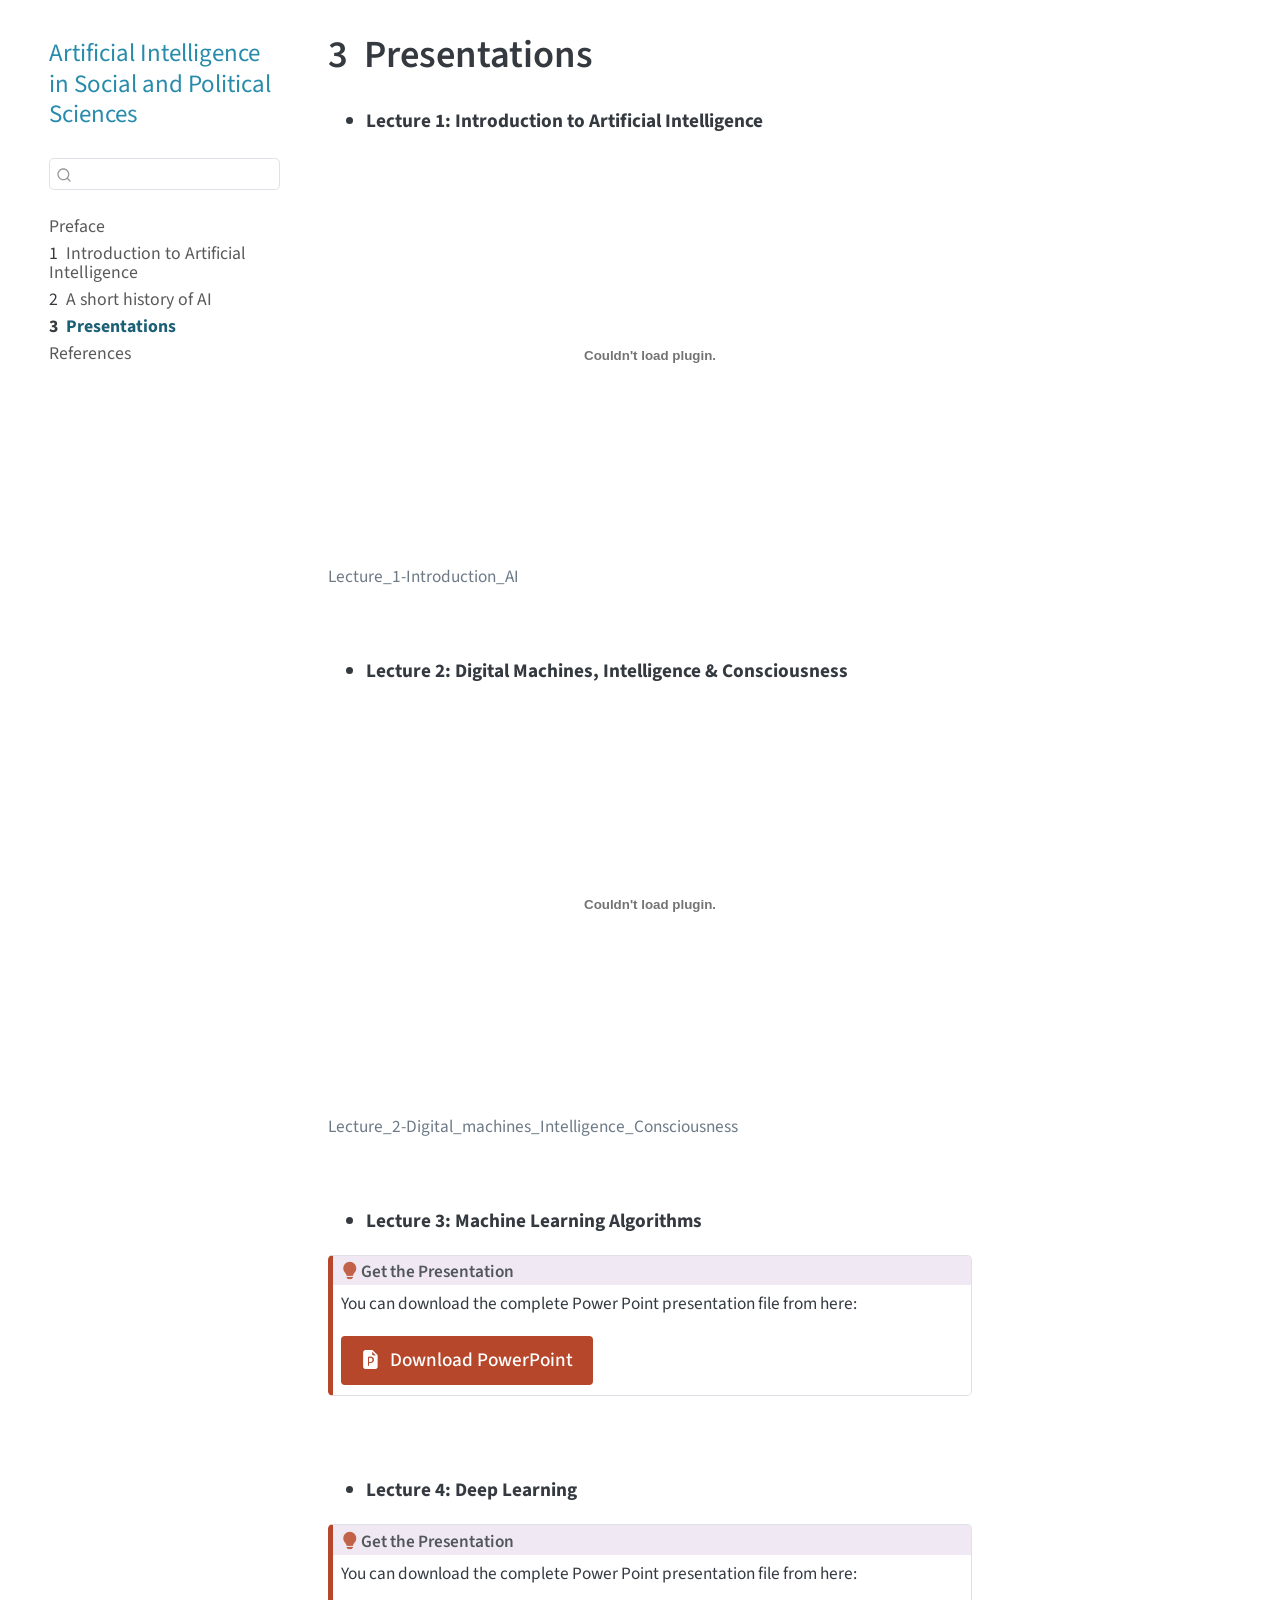
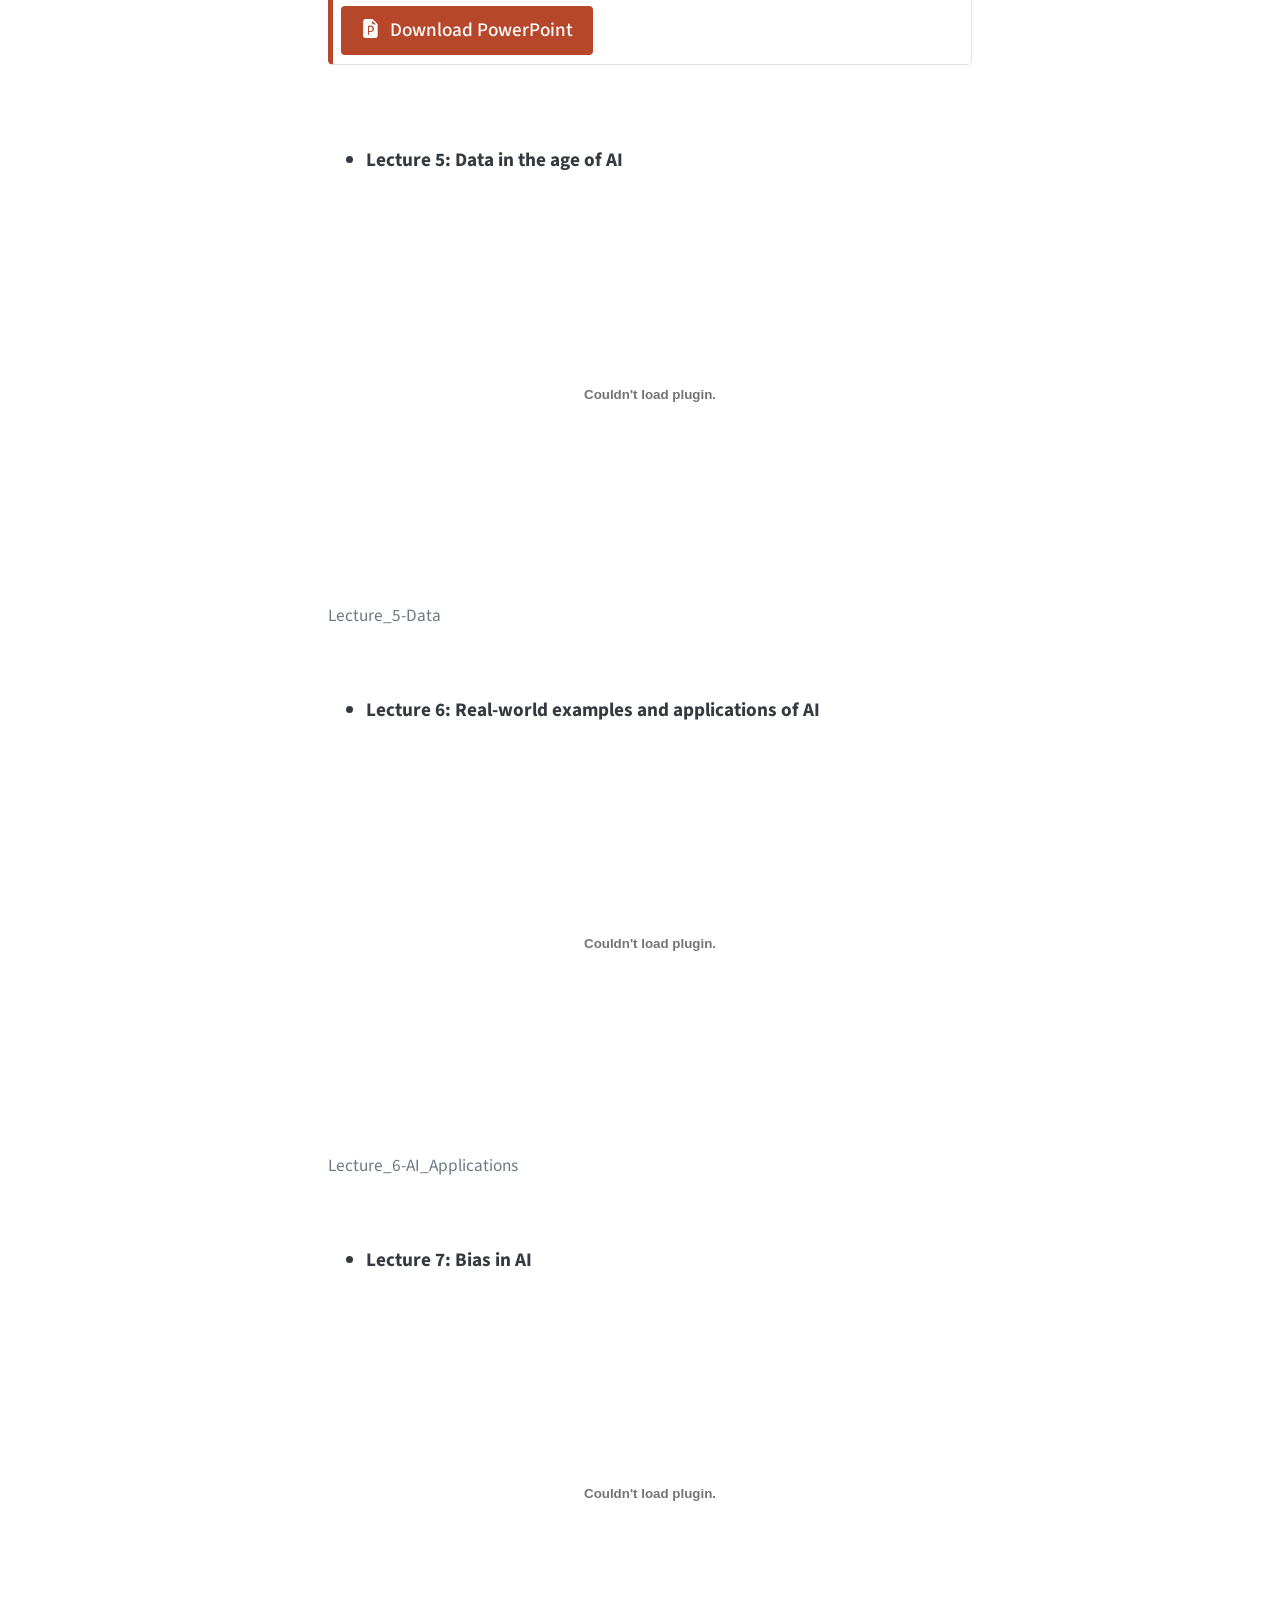
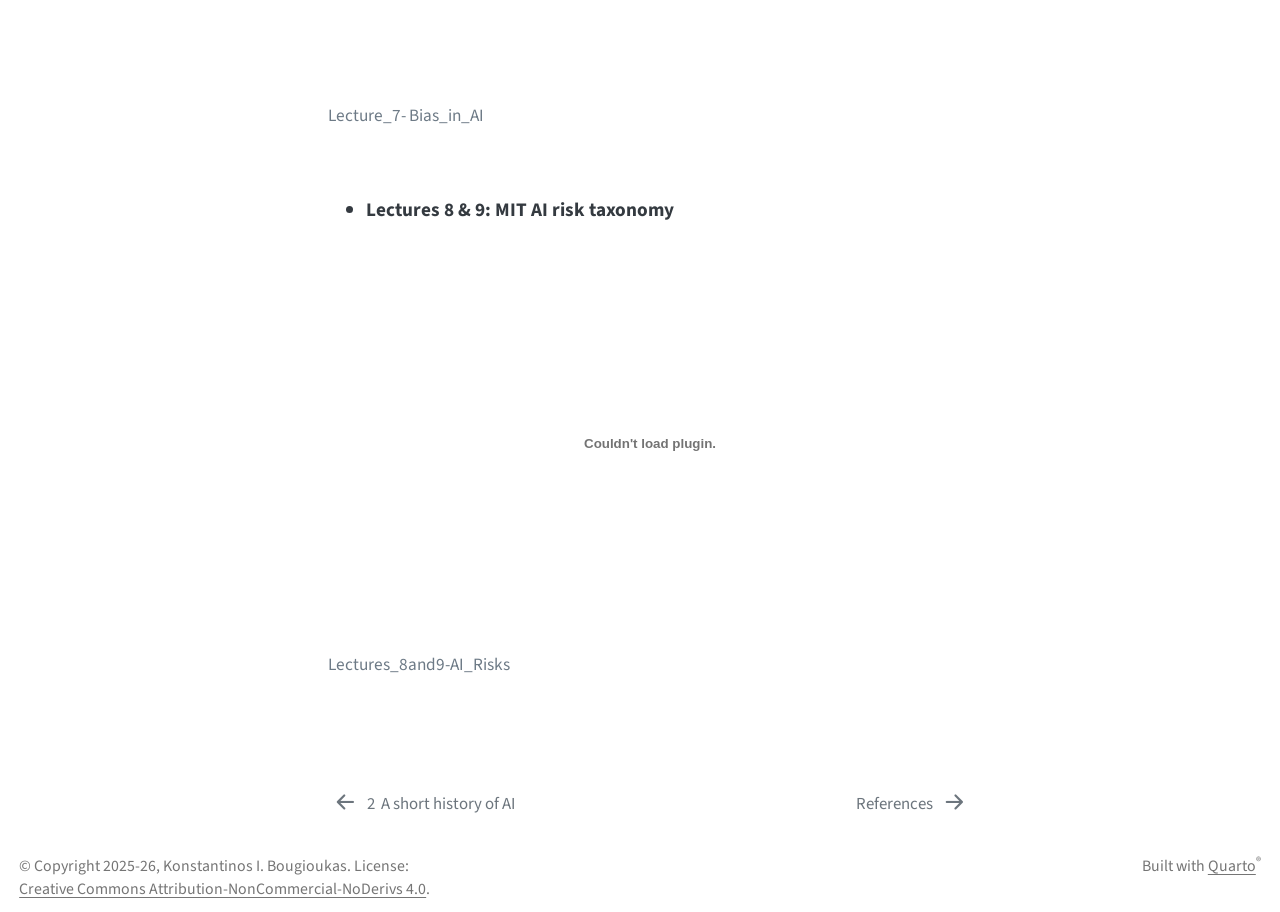
<file: _book/presentations.html>
<!DOCTYPE html>
<html xmlns="http://www.w3.org/1999/xhtml" lang="en" xml:lang="en"><head>

<meta charset="utf-8">
<meta name="generator" content="quarto-1.8.27">

<meta name="viewport" content="width=device-width, initial-scale=1.0, user-scalable=yes">


<title>3&nbsp; Presentations – Artificial Intelligence in Social and Political Sciences</title>
<style>
code{white-space: pre-wrap;}
span.smallcaps{font-variant: small-caps;}
div.columns{display: flex; gap: min(4vw, 1.5em);}
div.column{flex: auto; overflow-x: auto;}
div.hanging-indent{margin-left: 1.5em; text-indent: -1.5em;}
ul.task-list{list-style: none;}
ul.task-list li input[type="checkbox"] {
  width: 0.8em;
  margin: 0 0.8em 0.2em -1em; /* quarto-specific, see https://github.com/quarto-dev/quarto-cli/issues/4556 */ 
  vertical-align: middle;
}
</style>


<script src="site_libs/quarto-nav/quarto-nav.js"></script>
<script src="site_libs/quarto-nav/headroom.min.js"></script>
<script src="site_libs/clipboard/clipboard.min.js"></script>
<script src="site_libs/quarto-search/autocomplete.umd.js"></script>
<script src="site_libs/quarto-search/fuse.min.js"></script>
<script src="site_libs/quarto-search/quarto-search.js"></script>
<meta name="quarto:offset" content="./">
<link href="./references.html" rel="next">
<link href="./history.html" rel="prev">
<link href="./images/cover.png" rel="icon" type="image/png">
<script src="site_libs/quarto-html/quarto.js" type="module"></script>
<script src="site_libs/quarto-html/tabsets/tabsets.js" type="module"></script>
<script src="site_libs/quarto-html/axe/axe-check.js" type="module"></script>
<script src="site_libs/quarto-html/popper.min.js"></script>
<script src="site_libs/quarto-html/tippy.umd.min.js"></script>
<script src="site_libs/quarto-html/anchor.min.js"></script>
<link href="site_libs/quarto-html/tippy.css" rel="stylesheet">
<link href="site_libs/quarto-html/quarto-syntax-highlighting-ed96de9b727972fe78a7b5d16c58bf87.css" rel="stylesheet" id="quarto-text-highlighting-styles">
<script src="site_libs/bootstrap/bootstrap.min.js"></script>
<link href="site_libs/bootstrap/bootstrap-icons.css" rel="stylesheet">
<link href="site_libs/bootstrap/bootstrap-b979bb14bb5571f01108ce764b35f942.min.css" rel="stylesheet" append-hash="true" id="quarto-bootstrap" data-mode="light">
<script id="quarto-search-options" type="application/json">{
  "location": "sidebar",
  "copy-button": false,
  "collapse-after": 3,
  "panel-placement": "start",
  "type": "textbox",
  "limit": 50,
  "keyboard-shortcut": [
    "f",
    "/",
    "s"
  ],
  "show-item-context": false,
  "language": {
    "search-no-results-text": "No results",
    "search-matching-documents-text": "matching documents",
    "search-copy-link-title": "Copy link to search",
    "search-hide-matches-text": "Hide additional matches",
    "search-more-match-text": "more match in this document",
    "search-more-matches-text": "more matches in this document",
    "search-clear-button-title": "Clear",
    "search-text-placeholder": "",
    "search-detached-cancel-button-title": "Cancel",
    "search-submit-button-title": "Submit",
    "search-label": "Search"
  }
}</script>


</head>

<body class="nav-sidebar floating quarto-light">

<div id="quarto-search-results"></div>
  <header id="quarto-header" class="headroom fixed-top">
  <nav class="quarto-secondary-nav">
    <div class="container-fluid d-flex">
      <button type="button" class="quarto-btn-toggle btn" data-bs-toggle="collapse" role="button" data-bs-target=".quarto-sidebar-collapse-item" aria-controls="quarto-sidebar" aria-expanded="false" aria-label="Toggle sidebar navigation" onclick="if (window.quartoToggleHeadroom) { window.quartoToggleHeadroom(); }">
        <i class="bi bi-layout-text-sidebar-reverse"></i>
      </button>
        <nav class="quarto-page-breadcrumbs" aria-label="breadcrumb"><ol class="breadcrumb"><li class="breadcrumb-item"><a href="./presentations.html"><span class="chapter-number">3</span>&nbsp; <span class="chapter-title">Presentations</span></a></li></ol></nav>
        <a class="flex-grow-1" role="navigation" data-bs-toggle="collapse" data-bs-target=".quarto-sidebar-collapse-item" aria-controls="quarto-sidebar" aria-expanded="false" aria-label="Toggle sidebar navigation" onclick="if (window.quartoToggleHeadroom) { window.quartoToggleHeadroom(); }">      
        </a>
      <button type="button" class="btn quarto-search-button" aria-label="Search" onclick="window.quartoOpenSearch();">
        <i class="bi bi-search"></i>
      </button>
    </div>
  </nav>
</header>
<!-- content -->
<div id="quarto-content" class="quarto-container page-columns page-rows-contents page-layout-article">
<!-- sidebar -->
  <nav id="quarto-sidebar" class="sidebar collapse collapse-horizontal quarto-sidebar-collapse-item sidebar-navigation floating overflow-auto">
    <div class="pt-lg-2 mt-2 text-left sidebar-header">
    <div class="sidebar-title mb-0 py-0">
      <a href="./">Artificial Intelligence in Social and Political Sciences</a> 
    </div>
      </div>
        <div class="mt-2 flex-shrink-0 align-items-center">
        <div class="sidebar-search">
        <div id="quarto-search" class="" title="Search"></div>
        </div>
        </div>
    <div class="sidebar-menu-container"> 
    <ul class="list-unstyled mt-1">
        <li class="sidebar-item">
  <div class="sidebar-item-container"> 
  <a href="./index.html" class="sidebar-item-text sidebar-link">
 <span class="menu-text">Preface</span></a>
  </div>
</li>
        <li class="sidebar-item">
  <div class="sidebar-item-container"> 
  <a href="./intro.html" class="sidebar-item-text sidebar-link">
 <span class="menu-text"><span class="chapter-number">1</span>&nbsp; <span class="chapter-title">Introduction to Artificial Intelligence</span></span></a>
  </div>
</li>
        <li class="sidebar-item">
  <div class="sidebar-item-container"> 
  <a href="./history.html" class="sidebar-item-text sidebar-link">
 <span class="menu-text"><span class="chapter-number">2</span>&nbsp; <span class="chapter-title">A short history of AI</span></span></a>
  </div>
</li>
        <li class="sidebar-item">
  <div class="sidebar-item-container"> 
  <a href="./presentations.html" class="sidebar-item-text sidebar-link active">
 <span class="menu-text"><span class="chapter-number">3</span>&nbsp; <span class="chapter-title">Presentations</span></span></a>
  </div>
</li>
        <li class="sidebar-item">
  <div class="sidebar-item-container"> 
  <a href="./references.html" class="sidebar-item-text sidebar-link">
 <span class="menu-text">References</span></a>
  </div>
</li>
    </ul>
    </div>
</nav>
<div id="quarto-sidebar-glass" class="quarto-sidebar-collapse-item" data-bs-toggle="collapse" data-bs-target=".quarto-sidebar-collapse-item"></div>
<!-- margin-sidebar -->
    <div id="quarto-margin-sidebar" class="sidebar margin-sidebar zindex-bottom">
        
    </div>
<!-- main -->
<main class="content" id="quarto-document-content">

<header id="title-block-header" class="quarto-title-block default">
<div class="quarto-title">
<h1 class="title"><span class="chapter-number">3</span>&nbsp; <span class="chapter-title">Presentations</span></h1>
</div>



<div class="quarto-title-meta">

    
  
    
  </div>
  


</header>


<ul>
<li><strong>Lecture 1: Introduction to Artificial Intelligence</strong></li>
</ul>
<div class="quarto-figure quarto-figure-center">
<figure class="figure">
<p><embed src="presentations/Lecture_1-Introduction_AI.pdf" style="width:60.0%" height="400"></p>
<figcaption>Lecture_1-Introduction_AI</figcaption>
</figure>
</div>
<p>&nbsp; &nbsp; &nbsp;</p>
<ul>
<li><strong>Lecture 2: Digital Machines, Intelligence &amp; Consciousness</strong></li>
</ul>
<div class="quarto-figure quarto-figure-center">
<figure class="figure">
<p><embed src="presentations/Lecture_2-Digital_machines_Intelligence_Consciousness.pdf" style="width:60.0%" height="400"></p>
<figcaption>Lecture_2-Digital_machines_Intelligence_Consciousness</figcaption>
</figure>
</div>
<p>&nbsp; &nbsp; &nbsp;</p>
<ul>
<li><strong>Lecture 3: Machine Learning Algorithms</strong></li>
</ul>
<div class="callout callout-style-default callout-note no-icon callout-titled" style="border-left: 5px solid #B7472A;">
<div class="callout-header d-flex align-content-center">
<div class="callout-icon-container">
<i class="callout-icon no-icon"></i>
</div>
<div class="callout-title-container flex-fill">
<span class="screen-reader-only">Note</span><i class="bi bi-lightbulb-fill" style="color: #B7472A;"></i> Get the Presentation
</div>
</div>
<div class="callout-body-container callout-body">
<p>You can download the complete Power Point presentation file from here:</p>
<p><a href="presentations/Lecture_3-Machine_learning.pptx" class="btn btn-primary" download="" style="background-color: #B7472A; border: none; padding: 10px 20px; text-decoration: none; display: inline-flex; align-items: center; gap: 10px; border-radius: 4px; color: white; font-weight: 500;"> <i class="bi bi-file-earmark-ppt-fill"></i> Download PowerPoint </a></p>
</div>
</div>
<p>&nbsp; &nbsp; &nbsp;</p>
<ul>
<li><strong>Lecture 4: Deep Learning</strong></li>
</ul>
<div class="callout callout-style-default callout-note no-icon callout-titled" style="border-left: 5px solid #B7472A;">
<div class="callout-header d-flex align-content-center">
<div class="callout-icon-container">
<i class="callout-icon no-icon"></i>
</div>
<div class="callout-title-container flex-fill">
<span class="screen-reader-only">Note</span><i class="bi bi-lightbulb-fill" style="color: #B7472A;"></i> Get the Presentation
</div>
</div>
<div class="callout-body-container callout-body">
<p>You can download the complete Power Point presentation file from here:</p>
<p><a href="presentations/Lecture_4-Deep_learning.pptx" class="btn btn-primary" download="" style="background-color: #B7472A; border: none; padding: 10px 20px; text-decoration: none; display: inline-flex; align-items: center; gap: 10px; border-radius: 4px; color: white; font-weight: 500;"> <i class="bi bi-file-earmark-ppt-fill"></i> Download PowerPoint </a></p>
</div>
</div>
<p>&nbsp; &nbsp; &nbsp;</p>
<ul>
<li><strong>Lecture 5: Data in the age of AI</strong></li>
</ul>
<div class="quarto-figure quarto-figure-center">
<figure class="figure">
<p><embed src="presentations/Lecture_5-Data.pdf" style="width:60.0%" height="400"></p>
<figcaption>Lecture_5-Data</figcaption>
</figure>
</div>
<p>&nbsp; &nbsp; &nbsp;</p>
<ul>
<li><strong>Lecture 6: Real-world examples and applications of AI</strong></li>
</ul>
<div class="quarto-figure quarto-figure-center">
<figure class="figure">
<p><embed src="presentations/Lecture_6-AI_Applications.pdf" style="width:60.0%" height="400"></p>
<figcaption>Lecture_6-AI_Applications</figcaption>
</figure>
</div>
<p>&nbsp; &nbsp; &nbsp;</p>
<ul>
<li><strong>Lecture 7: Bias in AI</strong></li>
</ul>
<div class="quarto-figure quarto-figure-center">
<figure class="figure">
<p><embed src="presentations/Lecture_7-Bias_in_AI.pdf" style="width:60.0%" height="400"></p>
<figcaption>Lecture_7- Bias_in_AI</figcaption>
</figure>
</div>
<p>&nbsp; &nbsp; &nbsp;</p>
<ul>
<li><strong>Lectures 8 &amp; 9: MIT AI risk taxonomy</strong></li>
</ul>
<div class="quarto-figure quarto-figure-center">
<figure class="figure">
<p><embed src="presentations/Lectures_8and9-AI_Risks.pdf" style="width:60.0%" height="400"></p>
<figcaption>Lectures_8and9-AI_Risks</figcaption>
</figure>
</div>
<p>&nbsp; &nbsp; &nbsp;</p>



</main> <!-- /main -->
<script id="quarto-html-after-body" type="application/javascript">
  window.document.addEventListener("DOMContentLoaded", function (event) {
    const icon = "";
    const anchorJS = new window.AnchorJS();
    anchorJS.options = {
      placement: 'right',
      icon: icon
    };
    anchorJS.add('.anchored');
    const isCodeAnnotation = (el) => {
      for (const clz of el.classList) {
        if (clz.startsWith('code-annotation-')) {                     
          return true;
        }
      }
      return false;
    }
    const onCopySuccess = function(e) {
      // button target
      const button = e.trigger;
      // don't keep focus
      button.blur();
      // flash "checked"
      button.classList.add('code-copy-button-checked');
      var currentTitle = button.getAttribute("title");
      button.setAttribute("title", "Copied!");
      let tooltip;
      if (window.bootstrap) {
        button.setAttribute("data-bs-toggle", "tooltip");
        button.setAttribute("data-bs-placement", "left");
        button.setAttribute("data-bs-title", "Copied!");
        tooltip = new bootstrap.Tooltip(button, 
          { trigger: "manual", 
            customClass: "code-copy-button-tooltip",
            offset: [0, -8]});
        tooltip.show();    
      }
      setTimeout(function() {
        if (tooltip) {
          tooltip.hide();
          button.removeAttribute("data-bs-title");
          button.removeAttribute("data-bs-toggle");
          button.removeAttribute("data-bs-placement");
        }
        button.setAttribute("title", currentTitle);
        button.classList.remove('code-copy-button-checked');
      }, 1000);
      // clear code selection
      e.clearSelection();
    }
    const getTextToCopy = function(trigger) {
      const outerScaffold = trigger.parentElement.cloneNode(true);
      const codeEl = outerScaffold.querySelector('code');
      for (const childEl of codeEl.children) {
        if (isCodeAnnotation(childEl)) {
          childEl.remove();
        }
      }
      return codeEl.innerText;
    }
    const clipboard = new window.ClipboardJS('.code-copy-button:not([data-in-quarto-modal])', {
      text: getTextToCopy
    });
    clipboard.on('success', onCopySuccess);
    if (window.document.getElementById('quarto-embedded-source-code-modal')) {
      const clipboardModal = new window.ClipboardJS('.code-copy-button[data-in-quarto-modal]', {
        text: getTextToCopy,
        container: window.document.getElementById('quarto-embedded-source-code-modal')
      });
      clipboardModal.on('success', onCopySuccess);
    }
      var localhostRegex = new RegExp(/^(?:http|https):\/\/localhost\:?[0-9]*\//);
      var mailtoRegex = new RegExp(/^mailto:/);
        var filterRegex = new RegExp('/' + window.location.host + '/');
      var isInternal = (href) => {
          return filterRegex.test(href) || localhostRegex.test(href) || mailtoRegex.test(href);
      }
      // Inspect non-navigation links and adorn them if external
     var links = window.document.querySelectorAll('a[href]:not(.nav-link):not(.navbar-brand):not(.toc-action):not(.sidebar-link):not(.sidebar-item-toggle):not(.pagination-link):not(.no-external):not([aria-hidden]):not(.dropdown-item):not(.quarto-navigation-tool):not(.about-link)');
      for (var i=0; i<links.length; i++) {
        const link = links[i];
        if (!isInternal(link.href)) {
          // undo the damage that might have been done by quarto-nav.js in the case of
          // links that we want to consider external
          if (link.dataset.originalHref !== undefined) {
            link.href = link.dataset.originalHref;
          }
            // target, if specified
            link.setAttribute("target", "_blank");
            if (link.getAttribute("rel") === null) {
              link.setAttribute("rel", "noopener");
            }
        }
      }
    function tippyHover(el, contentFn, onTriggerFn, onUntriggerFn) {
      const config = {
        allowHTML: true,
        maxWidth: 500,
        delay: 100,
        arrow: false,
        appendTo: function(el) {
            return el.parentElement;
        },
        interactive: true,
        interactiveBorder: 10,
        theme: 'quarto',
        placement: 'bottom-start',
      };
      if (contentFn) {
        config.content = contentFn;
      }
      if (onTriggerFn) {
        config.onTrigger = onTriggerFn;
      }
      if (onUntriggerFn) {
        config.onUntrigger = onUntriggerFn;
      }
      window.tippy(el, config); 
    }
    const noterefs = window.document.querySelectorAll('a[role="doc-noteref"]');
    for (var i=0; i<noterefs.length; i++) {
      const ref = noterefs[i];
      tippyHover(ref, function() {
        // use id or data attribute instead here
        let href = ref.getAttribute('data-footnote-href') || ref.getAttribute('href');
        try { href = new URL(href).hash; } catch {}
        const id = href.replace(/^#\/?/, "");
        const note = window.document.getElementById(id);
        if (note) {
          return note.innerHTML;
        } else {
          return "";
        }
      });
    }
    const xrefs = window.document.querySelectorAll('a.quarto-xref');
    const processXRef = (id, note) => {
      // Strip column container classes
      const stripColumnClz = (el) => {
        el.classList.remove("page-full", "page-columns");
        if (el.children) {
          for (const child of el.children) {
            stripColumnClz(child);
          }
        }
      }
      stripColumnClz(note)
      if (id === null || id.startsWith('sec-')) {
        // Special case sections, only their first couple elements
        const container = document.createElement("div");
        if (note.children && note.children.length > 2) {
          container.appendChild(note.children[0].cloneNode(true));
          for (let i = 1; i < note.children.length; i++) {
            const child = note.children[i];
            if (child.tagName === "P" && child.innerText === "") {
              continue;
            } else {
              container.appendChild(child.cloneNode(true));
              break;
            }
          }
          if (window.Quarto?.typesetMath) {
            window.Quarto.typesetMath(container);
          }
          return container.innerHTML
        } else {
          if (window.Quarto?.typesetMath) {
            window.Quarto.typesetMath(note);
          }
          return note.innerHTML;
        }
      } else {
        // Remove any anchor links if they are present
        const anchorLink = note.querySelector('a.anchorjs-link');
        if (anchorLink) {
          anchorLink.remove();
        }
        if (window.Quarto?.typesetMath) {
          window.Quarto.typesetMath(note);
        }
        if (note.classList.contains("callout")) {
          return note.outerHTML;
        } else {
          return note.innerHTML;
        }
      }
    }
    for (var i=0; i<xrefs.length; i++) {
      const xref = xrefs[i];
      tippyHover(xref, undefined, function(instance) {
        instance.disable();
        let url = xref.getAttribute('href');
        let hash = undefined; 
        if (url.startsWith('#')) {
          hash = url;
        } else {
          try { hash = new URL(url).hash; } catch {}
        }
        if (hash) {
          const id = hash.replace(/^#\/?/, "");
          const note = window.document.getElementById(id);
          if (note !== null) {
            try {
              const html = processXRef(id, note.cloneNode(true));
              instance.setContent(html);
            } finally {
              instance.enable();
              instance.show();
            }
          } else {
            // See if we can fetch this
            fetch(url.split('#')[0])
            .then(res => res.text())
            .then(html => {
              const parser = new DOMParser();
              const htmlDoc = parser.parseFromString(html, "text/html");
              const note = htmlDoc.getElementById(id);
              if (note !== null) {
                const html = processXRef(id, note);
                instance.setContent(html);
              } 
            }).finally(() => {
              instance.enable();
              instance.show();
            });
          }
        } else {
          // See if we can fetch a full url (with no hash to target)
          // This is a special case and we should probably do some content thinning / targeting
          fetch(url)
          .then(res => res.text())
          .then(html => {
            const parser = new DOMParser();
            const htmlDoc = parser.parseFromString(html, "text/html");
            const note = htmlDoc.querySelector('main.content');
            if (note !== null) {
              // This should only happen for chapter cross references
              // (since there is no id in the URL)
              // remove the first header
              if (note.children.length > 0 && note.children[0].tagName === "HEADER") {
                note.children[0].remove();
              }
              const html = processXRef(null, note);
              instance.setContent(html);
            } 
          }).finally(() => {
            instance.enable();
            instance.show();
          });
        }
      }, function(instance) {
      });
    }
        let selectedAnnoteEl;
        const selectorForAnnotation = ( cell, annotation) => {
          let cellAttr = 'data-code-cell="' + cell + '"';
          let lineAttr = 'data-code-annotation="' +  annotation + '"';
          const selector = 'span[' + cellAttr + '][' + lineAttr + ']';
          return selector;
        }
        const selectCodeLines = (annoteEl) => {
          const doc = window.document;
          const targetCell = annoteEl.getAttribute("data-target-cell");
          const targetAnnotation = annoteEl.getAttribute("data-target-annotation");
          const annoteSpan = window.document.querySelector(selectorForAnnotation(targetCell, targetAnnotation));
          const lines = annoteSpan.getAttribute("data-code-lines").split(",");
          const lineIds = lines.map((line) => {
            return targetCell + "-" + line;
          })
          let top = null;
          let height = null;
          let parent = null;
          if (lineIds.length > 0) {
              //compute the position of the single el (top and bottom and make a div)
              const el = window.document.getElementById(lineIds[0]);
              top = el.offsetTop;
              height = el.offsetHeight;
              parent = el.parentElement.parentElement;
            if (lineIds.length > 1) {
              const lastEl = window.document.getElementById(lineIds[lineIds.length - 1]);
              const bottom = lastEl.offsetTop + lastEl.offsetHeight;
              height = bottom - top;
            }
            if (top !== null && height !== null && parent !== null) {
              // cook up a div (if necessary) and position it 
              let div = window.document.getElementById("code-annotation-line-highlight");
              if (div === null) {
                div = window.document.createElement("div");
                div.setAttribute("id", "code-annotation-line-highlight");
                div.style.position = 'absolute';
                parent.appendChild(div);
              }
              div.style.top = top - 2 + "px";
              div.style.height = height + 4 + "px";
              div.style.left = 0;
              let gutterDiv = window.document.getElementById("code-annotation-line-highlight-gutter");
              if (gutterDiv === null) {
                gutterDiv = window.document.createElement("div");
                gutterDiv.setAttribute("id", "code-annotation-line-highlight-gutter");
                gutterDiv.style.position = 'absolute';
                const codeCell = window.document.getElementById(targetCell);
                const gutter = codeCell.querySelector('.code-annotation-gutter');
                gutter.appendChild(gutterDiv);
              }
              gutterDiv.style.top = top - 2 + "px";
              gutterDiv.style.height = height + 4 + "px";
            }
            selectedAnnoteEl = annoteEl;
          }
        };
        const unselectCodeLines = () => {
          const elementsIds = ["code-annotation-line-highlight", "code-annotation-line-highlight-gutter"];
          elementsIds.forEach((elId) => {
            const div = window.document.getElementById(elId);
            if (div) {
              div.remove();
            }
          });
          selectedAnnoteEl = undefined;
        };
          // Handle positioning of the toggle
      window.addEventListener(
        "resize",
        throttle(() => {
          elRect = undefined;
          if (selectedAnnoteEl) {
            selectCodeLines(selectedAnnoteEl);
          }
        }, 10)
      );
      function throttle(fn, ms) {
      let throttle = false;
      let timer;
        return (...args) => {
          if(!throttle) { // first call gets through
              fn.apply(this, args);
              throttle = true;
          } else { // all the others get throttled
              if(timer) clearTimeout(timer); // cancel #2
              timer = setTimeout(() => {
                fn.apply(this, args);
                timer = throttle = false;
              }, ms);
          }
        };
      }
        // Attach click handler to the DT
        const annoteDls = window.document.querySelectorAll('dt[data-target-cell]');
        for (const annoteDlNode of annoteDls) {
          annoteDlNode.addEventListener('click', (event) => {
            const clickedEl = event.target;
            if (clickedEl !== selectedAnnoteEl) {
              unselectCodeLines();
              const activeEl = window.document.querySelector('dt[data-target-cell].code-annotation-active');
              if (activeEl) {
                activeEl.classList.remove('code-annotation-active');
              }
              selectCodeLines(clickedEl);
              clickedEl.classList.add('code-annotation-active');
            } else {
              // Unselect the line
              unselectCodeLines();
              clickedEl.classList.remove('code-annotation-active');
            }
          });
        }
    const findCites = (el) => {
      const parentEl = el.parentElement;
      if (parentEl) {
        const cites = parentEl.dataset.cites;
        if (cites) {
          return {
            el,
            cites: cites.split(' ')
          };
        } else {
          return findCites(el.parentElement)
        }
      } else {
        return undefined;
      }
    };
    var bibliorefs = window.document.querySelectorAll('a[role="doc-biblioref"]');
    for (var i=0; i<bibliorefs.length; i++) {
      const ref = bibliorefs[i];
      const citeInfo = findCites(ref);
      if (citeInfo) {
        tippyHover(citeInfo.el, function() {
          var popup = window.document.createElement('div');
          citeInfo.cites.forEach(function(cite) {
            var citeDiv = window.document.createElement('div');
            citeDiv.classList.add('hanging-indent');
            citeDiv.classList.add('csl-entry');
            var biblioDiv = window.document.getElementById('ref-' + cite);
            if (biblioDiv) {
              citeDiv.innerHTML = biblioDiv.innerHTML;
            }
            popup.appendChild(citeDiv);
          });
          return popup.innerHTML;
        });
      }
    }
  });
  </script>
<nav class="page-navigation">
  <div class="nav-page nav-page-previous">
      <a href="./history.html" class="pagination-link" aria-label="A short history of AI">
        <i class="bi bi-arrow-left-short"></i> <span class="nav-page-text"><span class="chapter-number">2</span>&nbsp; <span class="chapter-title">A short history of AI</span></span>
      </a>          
  </div>
  <div class="nav-page nav-page-next">
      <a href="./references.html" class="pagination-link" aria-label="References">
        <span class="nav-page-text">References</span> <i class="bi bi-arrow-right-short"></i>
      </a>
  </div>
</nav>
</div> <!-- /content -->
<footer class="footer">
  <div class="nav-footer">
    <div class="nav-footer-left">
<p>© Copyright 2025-26, Konstantinos I. Bougioukas. License: <a href="https://creativecommons.org/licenses/by-nc-nd/4.0/">Creative Commons Attribution-NonCommercial-NoDerivs 4.0</a>.</p>
</div>   
    <div class="nav-footer-center">
      &nbsp;
    </div>
    <div class="nav-footer-right">
<p>Built with <a href="https://quarto.org/">Quarto</a><sup>®</sup></p>
</div>
  </div>
</footer>




</body></html>
</file>
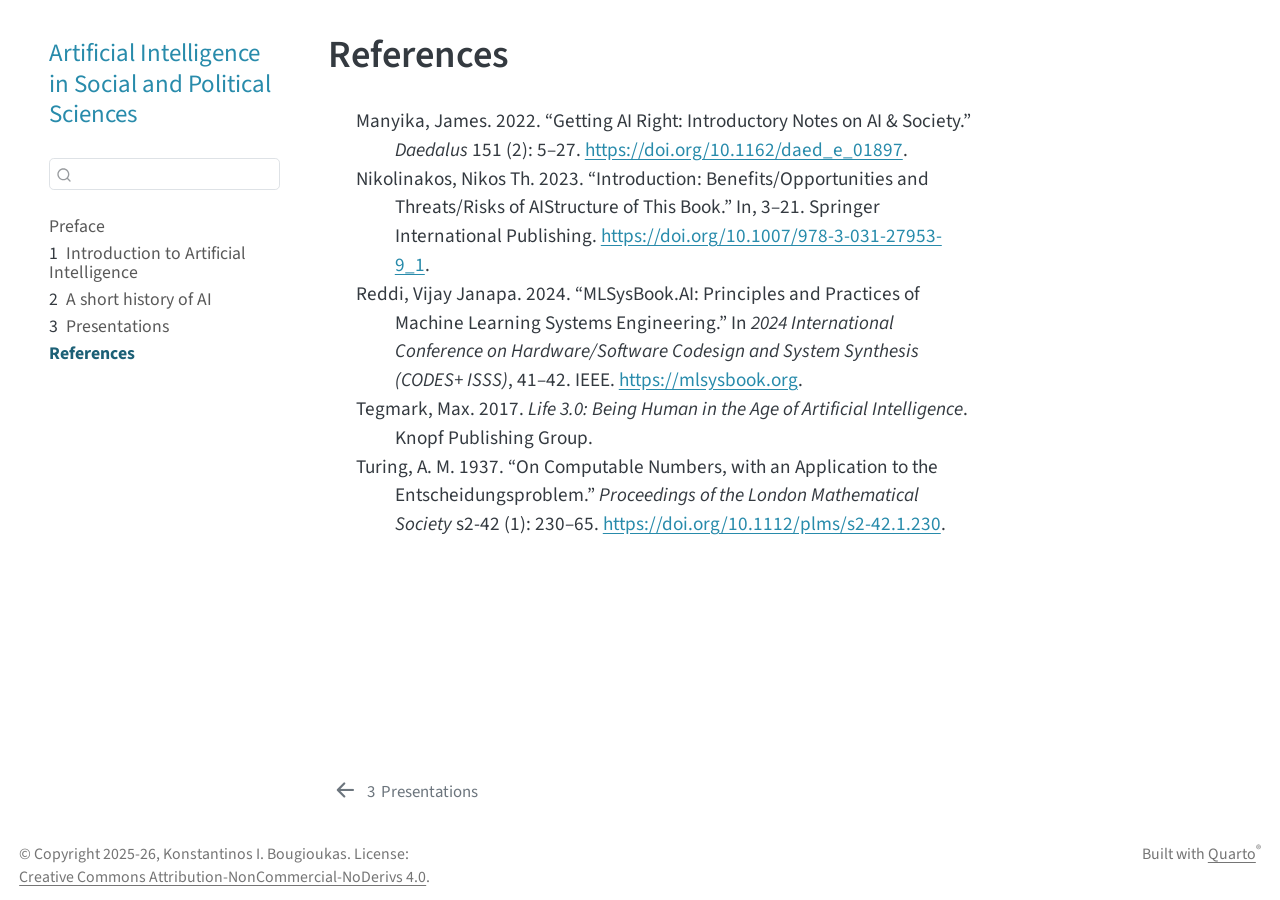
<file: _book/references.html>
<!DOCTYPE html>
<html xmlns="http://www.w3.org/1999/xhtml" lang="en" xml:lang="en"><head>

<meta charset="utf-8">
<meta name="generator" content="quarto-1.8.27">

<meta name="viewport" content="width=device-width, initial-scale=1.0, user-scalable=yes">


<title>References – Artificial Intelligence in Social and Political Sciences</title>
<style>
code{white-space: pre-wrap;}
span.smallcaps{font-variant: small-caps;}
div.columns{display: flex; gap: min(4vw, 1.5em);}
div.column{flex: auto; overflow-x: auto;}
div.hanging-indent{margin-left: 1.5em; text-indent: -1.5em;}
ul.task-list{list-style: none;}
ul.task-list li input[type="checkbox"] {
  width: 0.8em;
  margin: 0 0.8em 0.2em -1em; /* quarto-specific, see https://github.com/quarto-dev/quarto-cli/issues/4556 */ 
  vertical-align: middle;
}
/* CSS for citations */
div.csl-bib-body { }
div.csl-entry {
  clear: both;
}
.hanging-indent div.csl-entry {
  margin-left:2em;
  text-indent:-2em;
}
div.csl-left-margin {
  min-width:2em;
  float:left;
}
div.csl-right-inline {
  margin-left:2em;
  padding-left:1em;
}
div.csl-indent {
  margin-left: 2em;
}</style>


<script src="site_libs/quarto-nav/quarto-nav.js"></script>
<script src="site_libs/quarto-nav/headroom.min.js"></script>
<script src="site_libs/clipboard/clipboard.min.js"></script>
<script src="site_libs/quarto-search/autocomplete.umd.js"></script>
<script src="site_libs/quarto-search/fuse.min.js"></script>
<script src="site_libs/quarto-search/quarto-search.js"></script>
<meta name="quarto:offset" content="./">
<link href="./presentations.html" rel="prev">
<link href="./images/cover.png" rel="icon" type="image/png">
<script src="site_libs/quarto-html/quarto.js" type="module"></script>
<script src="site_libs/quarto-html/tabsets/tabsets.js" type="module"></script>
<script src="site_libs/quarto-html/axe/axe-check.js" type="module"></script>
<script src="site_libs/quarto-html/popper.min.js"></script>
<script src="site_libs/quarto-html/tippy.umd.min.js"></script>
<script src="site_libs/quarto-html/anchor.min.js"></script>
<link href="site_libs/quarto-html/tippy.css" rel="stylesheet">
<link href="site_libs/quarto-html/quarto-syntax-highlighting-ed96de9b727972fe78a7b5d16c58bf87.css" rel="stylesheet" id="quarto-text-highlighting-styles">
<script src="site_libs/bootstrap/bootstrap.min.js"></script>
<link href="site_libs/bootstrap/bootstrap-icons.css" rel="stylesheet">
<link href="site_libs/bootstrap/bootstrap-b979bb14bb5571f01108ce764b35f942.min.css" rel="stylesheet" append-hash="true" id="quarto-bootstrap" data-mode="light">
<script id="quarto-search-options" type="application/json">{
  "location": "sidebar",
  "copy-button": false,
  "collapse-after": 3,
  "panel-placement": "start",
  "type": "textbox",
  "limit": 50,
  "keyboard-shortcut": [
    "f",
    "/",
    "s"
  ],
  "show-item-context": false,
  "language": {
    "search-no-results-text": "No results",
    "search-matching-documents-text": "matching documents",
    "search-copy-link-title": "Copy link to search",
    "search-hide-matches-text": "Hide additional matches",
    "search-more-match-text": "more match in this document",
    "search-more-matches-text": "more matches in this document",
    "search-clear-button-title": "Clear",
    "search-text-placeholder": "",
    "search-detached-cancel-button-title": "Cancel",
    "search-submit-button-title": "Submit",
    "search-label": "Search"
  }
}</script>


</head>

<body class="nav-sidebar floating quarto-light">

<div id="quarto-search-results"></div>
  <header id="quarto-header" class="headroom fixed-top">
  <nav class="quarto-secondary-nav">
    <div class="container-fluid d-flex">
      <button type="button" class="quarto-btn-toggle btn" data-bs-toggle="collapse" role="button" data-bs-target=".quarto-sidebar-collapse-item" aria-controls="quarto-sidebar" aria-expanded="false" aria-label="Toggle sidebar navigation" onclick="if (window.quartoToggleHeadroom) { window.quartoToggleHeadroom(); }">
        <i class="bi bi-layout-text-sidebar-reverse"></i>
      </button>
        <nav class="quarto-page-breadcrumbs" aria-label="breadcrumb"><ol class="breadcrumb"><li class="breadcrumb-item"><a href="./references.html">References</a></li></ol></nav>
        <a class="flex-grow-1" role="navigation" data-bs-toggle="collapse" data-bs-target=".quarto-sidebar-collapse-item" aria-controls="quarto-sidebar" aria-expanded="false" aria-label="Toggle sidebar navigation" onclick="if (window.quartoToggleHeadroom) { window.quartoToggleHeadroom(); }">      
        </a>
      <button type="button" class="btn quarto-search-button" aria-label="Search" onclick="window.quartoOpenSearch();">
        <i class="bi bi-search"></i>
      </button>
    </div>
  </nav>
</header>
<!-- content -->
<div id="quarto-content" class="quarto-container page-columns page-rows-contents page-layout-article">
<!-- sidebar -->
  <nav id="quarto-sidebar" class="sidebar collapse collapse-horizontal quarto-sidebar-collapse-item sidebar-navigation floating overflow-auto">
    <div class="pt-lg-2 mt-2 text-left sidebar-header">
    <div class="sidebar-title mb-0 py-0">
      <a href="./">Artificial Intelligence in Social and Political Sciences</a> 
    </div>
      </div>
        <div class="mt-2 flex-shrink-0 align-items-center">
        <div class="sidebar-search">
        <div id="quarto-search" class="" title="Search"></div>
        </div>
        </div>
    <div class="sidebar-menu-container"> 
    <ul class="list-unstyled mt-1">
        <li class="sidebar-item">
  <div class="sidebar-item-container"> 
  <a href="./index.html" class="sidebar-item-text sidebar-link">
 <span class="menu-text">Preface</span></a>
  </div>
</li>
        <li class="sidebar-item">
  <div class="sidebar-item-container"> 
  <a href="./intro.html" class="sidebar-item-text sidebar-link">
 <span class="menu-text"><span class="chapter-number">1</span>&nbsp; <span class="chapter-title">Introduction to Artificial Intelligence</span></span></a>
  </div>
</li>
        <li class="sidebar-item">
  <div class="sidebar-item-container"> 
  <a href="./history.html" class="sidebar-item-text sidebar-link">
 <span class="menu-text"><span class="chapter-number">2</span>&nbsp; <span class="chapter-title">A short history of AI</span></span></a>
  </div>
</li>
        <li class="sidebar-item">
  <div class="sidebar-item-container"> 
  <a href="./presentations.html" class="sidebar-item-text sidebar-link">
 <span class="menu-text"><span class="chapter-number">3</span>&nbsp; <span class="chapter-title">Presentations</span></span></a>
  </div>
</li>
        <li class="sidebar-item">
  <div class="sidebar-item-container"> 
  <a href="./references.html" class="sidebar-item-text sidebar-link active">
 <span class="menu-text">References</span></a>
  </div>
</li>
    </ul>
    </div>
</nav>
<div id="quarto-sidebar-glass" class="quarto-sidebar-collapse-item" data-bs-toggle="collapse" data-bs-target=".quarto-sidebar-collapse-item"></div>
<!-- margin-sidebar -->
    <div id="quarto-margin-sidebar" class="sidebar margin-sidebar zindex-bottom">
        
    </div>
<!-- main -->
<main class="content" id="quarto-document-content">

<header id="title-block-header" class="quarto-title-block default">
<div class="quarto-title">
<h1 class="title">References</h1>
</div>



<div class="quarto-title-meta">

    
  
    
  </div>
  


</header>


<div id="refs" class="references csl-bib-body hanging-indent" data-entry-spacing="0" role="list">
<div id="ref-manyika2022" class="csl-entry" role="listitem">
Manyika, James. 2022. <span>“Getting AI Right: Introductory Notes on AI
&amp; Society.”</span> <em>Daedalus</em> 151 (2): 5–27. <a href="https://doi.org/10.1162/daed_e_01897">https://doi.org/10.1162/daed_e_01897</a>.
</div>
<div id="ref-nikolinakos2023a" class="csl-entry" role="listitem">
Nikolinakos, Nikos Th. 2023. <span>“Introduction: Benefits/Opportunities
and Threats/Risks of AI<span></span>Structure of This Book.”</span> In,
3–21. Springer International Publishing. <a href="https://doi.org/10.1007/978-3-031-27953-9_1">https://doi.org/10.1007/978-3-031-27953-9_1</a>.
</div>
<div id="ref-reddi2024mlsysbook" class="csl-entry" role="listitem">
Reddi, Vijay Janapa. 2024. <span>“MLSysBook.AI: Principles and Practices
of Machine Learning Systems Engineering.”</span> In <em>2024
International Conference on Hardware/Software Codesign and System
Synthesis (CODES+ ISSS)</em>, 41–42. IEEE. <a href="https://mlsysbook.org">https://mlsysbook.org</a>.
</div>
<div id="ref-tegmark2017" class="csl-entry" role="listitem">
Tegmark, Max. 2017. <em>Life 3.0: Being Human in the Age of Artificial
Intelligence</em>. Knopf Publishing Group.
</div>
<div id="ref-turing1937" class="csl-entry" role="listitem">
Turing, A. M. 1937. <span>“On Computable Numbers, with an Application to
the Entscheidungsproblem.”</span> <em>Proceedings of the London
Mathematical Society</em> s2-42 (1): 230–65. <a href="https://doi.org/10.1112/plms/s2-42.1.230">https://doi.org/10.1112/plms/s2-42.1.230</a>.
</div>
</div>



</main> <!-- /main -->
<script id="quarto-html-after-body" type="application/javascript">
  window.document.addEventListener("DOMContentLoaded", function (event) {
    const icon = "";
    const anchorJS = new window.AnchorJS();
    anchorJS.options = {
      placement: 'right',
      icon: icon
    };
    anchorJS.add('.anchored');
    const isCodeAnnotation = (el) => {
      for (const clz of el.classList) {
        if (clz.startsWith('code-annotation-')) {                     
          return true;
        }
      }
      return false;
    }
    const onCopySuccess = function(e) {
      // button target
      const button = e.trigger;
      // don't keep focus
      button.blur();
      // flash "checked"
      button.classList.add('code-copy-button-checked');
      var currentTitle = button.getAttribute("title");
      button.setAttribute("title", "Copied!");
      let tooltip;
      if (window.bootstrap) {
        button.setAttribute("data-bs-toggle", "tooltip");
        button.setAttribute("data-bs-placement", "left");
        button.setAttribute("data-bs-title", "Copied!");
        tooltip = new bootstrap.Tooltip(button, 
          { trigger: "manual", 
            customClass: "code-copy-button-tooltip",
            offset: [0, -8]});
        tooltip.show();    
      }
      setTimeout(function() {
        if (tooltip) {
          tooltip.hide();
          button.removeAttribute("data-bs-title");
          button.removeAttribute("data-bs-toggle");
          button.removeAttribute("data-bs-placement");
        }
        button.setAttribute("title", currentTitle);
        button.classList.remove('code-copy-button-checked');
      }, 1000);
      // clear code selection
      e.clearSelection();
    }
    const getTextToCopy = function(trigger) {
      const outerScaffold = trigger.parentElement.cloneNode(true);
      const codeEl = outerScaffold.querySelector('code');
      for (const childEl of codeEl.children) {
        if (isCodeAnnotation(childEl)) {
          childEl.remove();
        }
      }
      return codeEl.innerText;
    }
    const clipboard = new window.ClipboardJS('.code-copy-button:not([data-in-quarto-modal])', {
      text: getTextToCopy
    });
    clipboard.on('success', onCopySuccess);
    if (window.document.getElementById('quarto-embedded-source-code-modal')) {
      const clipboardModal = new window.ClipboardJS('.code-copy-button[data-in-quarto-modal]', {
        text: getTextToCopy,
        container: window.document.getElementById('quarto-embedded-source-code-modal')
      });
      clipboardModal.on('success', onCopySuccess);
    }
      var localhostRegex = new RegExp(/^(?:http|https):\/\/localhost\:?[0-9]*\//);
      var mailtoRegex = new RegExp(/^mailto:/);
        var filterRegex = new RegExp('/' + window.location.host + '/');
      var isInternal = (href) => {
          return filterRegex.test(href) || localhostRegex.test(href) || mailtoRegex.test(href);
      }
      // Inspect non-navigation links and adorn them if external
     var links = window.document.querySelectorAll('a[href]:not(.nav-link):not(.navbar-brand):not(.toc-action):not(.sidebar-link):not(.sidebar-item-toggle):not(.pagination-link):not(.no-external):not([aria-hidden]):not(.dropdown-item):not(.quarto-navigation-tool):not(.about-link)');
      for (var i=0; i<links.length; i++) {
        const link = links[i];
        if (!isInternal(link.href)) {
          // undo the damage that might have been done by quarto-nav.js in the case of
          // links that we want to consider external
          if (link.dataset.originalHref !== undefined) {
            link.href = link.dataset.originalHref;
          }
            // target, if specified
            link.setAttribute("target", "_blank");
            if (link.getAttribute("rel") === null) {
              link.setAttribute("rel", "noopener");
            }
        }
      }
    function tippyHover(el, contentFn, onTriggerFn, onUntriggerFn) {
      const config = {
        allowHTML: true,
        maxWidth: 500,
        delay: 100,
        arrow: false,
        appendTo: function(el) {
            return el.parentElement;
        },
        interactive: true,
        interactiveBorder: 10,
        theme: 'quarto',
        placement: 'bottom-start',
      };
      if (contentFn) {
        config.content = contentFn;
      }
      if (onTriggerFn) {
        config.onTrigger = onTriggerFn;
      }
      if (onUntriggerFn) {
        config.onUntrigger = onUntriggerFn;
      }
      window.tippy(el, config); 
    }
    const noterefs = window.document.querySelectorAll('a[role="doc-noteref"]');
    for (var i=0; i<noterefs.length; i++) {
      const ref = noterefs[i];
      tippyHover(ref, function() {
        // use id or data attribute instead here
        let href = ref.getAttribute('data-footnote-href') || ref.getAttribute('href');
        try { href = new URL(href).hash; } catch {}
        const id = href.replace(/^#\/?/, "");
        const note = window.document.getElementById(id);
        if (note) {
          return note.innerHTML;
        } else {
          return "";
        }
      });
    }
    const xrefs = window.document.querySelectorAll('a.quarto-xref');
    const processXRef = (id, note) => {
      // Strip column container classes
      const stripColumnClz = (el) => {
        el.classList.remove("page-full", "page-columns");
        if (el.children) {
          for (const child of el.children) {
            stripColumnClz(child);
          }
        }
      }
      stripColumnClz(note)
      if (id === null || id.startsWith('sec-')) {
        // Special case sections, only their first couple elements
        const container = document.createElement("div");
        if (note.children && note.children.length > 2) {
          container.appendChild(note.children[0].cloneNode(true));
          for (let i = 1; i < note.children.length; i++) {
            const child = note.children[i];
            if (child.tagName === "P" && child.innerText === "") {
              continue;
            } else {
              container.appendChild(child.cloneNode(true));
              break;
            }
          }
          if (window.Quarto?.typesetMath) {
            window.Quarto.typesetMath(container);
          }
          return container.innerHTML
        } else {
          if (window.Quarto?.typesetMath) {
            window.Quarto.typesetMath(note);
          }
          return note.innerHTML;
        }
      } else {
        // Remove any anchor links if they are present
        const anchorLink = note.querySelector('a.anchorjs-link');
        if (anchorLink) {
          anchorLink.remove();
        }
        if (window.Quarto?.typesetMath) {
          window.Quarto.typesetMath(note);
        }
        if (note.classList.contains("callout")) {
          return note.outerHTML;
        } else {
          return note.innerHTML;
        }
      }
    }
    for (var i=0; i<xrefs.length; i++) {
      const xref = xrefs[i];
      tippyHover(xref, undefined, function(instance) {
        instance.disable();
        let url = xref.getAttribute('href');
        let hash = undefined; 
        if (url.startsWith('#')) {
          hash = url;
        } else {
          try { hash = new URL(url).hash; } catch {}
        }
        if (hash) {
          const id = hash.replace(/^#\/?/, "");
          const note = window.document.getElementById(id);
          if (note !== null) {
            try {
              const html = processXRef(id, note.cloneNode(true));
              instance.setContent(html);
            } finally {
              instance.enable();
              instance.show();
            }
          } else {
            // See if we can fetch this
            fetch(url.split('#')[0])
            .then(res => res.text())
            .then(html => {
              const parser = new DOMParser();
              const htmlDoc = parser.parseFromString(html, "text/html");
              const note = htmlDoc.getElementById(id);
              if (note !== null) {
                const html = processXRef(id, note);
                instance.setContent(html);
              } 
            }).finally(() => {
              instance.enable();
              instance.show();
            });
          }
        } else {
          // See if we can fetch a full url (with no hash to target)
          // This is a special case and we should probably do some content thinning / targeting
          fetch(url)
          .then(res => res.text())
          .then(html => {
            const parser = new DOMParser();
            const htmlDoc = parser.parseFromString(html, "text/html");
            const note = htmlDoc.querySelector('main.content');
            if (note !== null) {
              // This should only happen for chapter cross references
              // (since there is no id in the URL)
              // remove the first header
              if (note.children.length > 0 && note.children[0].tagName === "HEADER") {
                note.children[0].remove();
              }
              const html = processXRef(null, note);
              instance.setContent(html);
            } 
          }).finally(() => {
            instance.enable();
            instance.show();
          });
        }
      }, function(instance) {
      });
    }
        let selectedAnnoteEl;
        const selectorForAnnotation = ( cell, annotation) => {
          let cellAttr = 'data-code-cell="' + cell + '"';
          let lineAttr = 'data-code-annotation="' +  annotation + '"';
          const selector = 'span[' + cellAttr + '][' + lineAttr + ']';
          return selector;
        }
        const selectCodeLines = (annoteEl) => {
          const doc = window.document;
          const targetCell = annoteEl.getAttribute("data-target-cell");
          const targetAnnotation = annoteEl.getAttribute("data-target-annotation");
          const annoteSpan = window.document.querySelector(selectorForAnnotation(targetCell, targetAnnotation));
          const lines = annoteSpan.getAttribute("data-code-lines").split(",");
          const lineIds = lines.map((line) => {
            return targetCell + "-" + line;
          })
          let top = null;
          let height = null;
          let parent = null;
          if (lineIds.length > 0) {
              //compute the position of the single el (top and bottom and make a div)
              const el = window.document.getElementById(lineIds[0]);
              top = el.offsetTop;
              height = el.offsetHeight;
              parent = el.parentElement.parentElement;
            if (lineIds.length > 1) {
              const lastEl = window.document.getElementById(lineIds[lineIds.length - 1]);
              const bottom = lastEl.offsetTop + lastEl.offsetHeight;
              height = bottom - top;
            }
            if (top !== null && height !== null && parent !== null) {
              // cook up a div (if necessary) and position it 
              let div = window.document.getElementById("code-annotation-line-highlight");
              if (div === null) {
                div = window.document.createElement("div");
                div.setAttribute("id", "code-annotation-line-highlight");
                div.style.position = 'absolute';
                parent.appendChild(div);
              }
              div.style.top = top - 2 + "px";
              div.style.height = height + 4 + "px";
              div.style.left = 0;
              let gutterDiv = window.document.getElementById("code-annotation-line-highlight-gutter");
              if (gutterDiv === null) {
                gutterDiv = window.document.createElement("div");
                gutterDiv.setAttribute("id", "code-annotation-line-highlight-gutter");
                gutterDiv.style.position = 'absolute';
                const codeCell = window.document.getElementById(targetCell);
                const gutter = codeCell.querySelector('.code-annotation-gutter');
                gutter.appendChild(gutterDiv);
              }
              gutterDiv.style.top = top - 2 + "px";
              gutterDiv.style.height = height + 4 + "px";
            }
            selectedAnnoteEl = annoteEl;
          }
        };
        const unselectCodeLines = () => {
          const elementsIds = ["code-annotation-line-highlight", "code-annotation-line-highlight-gutter"];
          elementsIds.forEach((elId) => {
            const div = window.document.getElementById(elId);
            if (div) {
              div.remove();
            }
          });
          selectedAnnoteEl = undefined;
        };
          // Handle positioning of the toggle
      window.addEventListener(
        "resize",
        throttle(() => {
          elRect = undefined;
          if (selectedAnnoteEl) {
            selectCodeLines(selectedAnnoteEl);
          }
        }, 10)
      );
      function throttle(fn, ms) {
      let throttle = false;
      let timer;
        return (...args) => {
          if(!throttle) { // first call gets through
              fn.apply(this, args);
              throttle = true;
          } else { // all the others get throttled
              if(timer) clearTimeout(timer); // cancel #2
              timer = setTimeout(() => {
                fn.apply(this, args);
                timer = throttle = false;
              }, ms);
          }
        };
      }
        // Attach click handler to the DT
        const annoteDls = window.document.querySelectorAll('dt[data-target-cell]');
        for (const annoteDlNode of annoteDls) {
          annoteDlNode.addEventListener('click', (event) => {
            const clickedEl = event.target;
            if (clickedEl !== selectedAnnoteEl) {
              unselectCodeLines();
              const activeEl = window.document.querySelector('dt[data-target-cell].code-annotation-active');
              if (activeEl) {
                activeEl.classList.remove('code-annotation-active');
              }
              selectCodeLines(clickedEl);
              clickedEl.classList.add('code-annotation-active');
            } else {
              // Unselect the line
              unselectCodeLines();
              clickedEl.classList.remove('code-annotation-active');
            }
          });
        }
    const findCites = (el) => {
      const parentEl = el.parentElement;
      if (parentEl) {
        const cites = parentEl.dataset.cites;
        if (cites) {
          return {
            el,
            cites: cites.split(' ')
          };
        } else {
          return findCites(el.parentElement)
        }
      } else {
        return undefined;
      }
    };
    var bibliorefs = window.document.querySelectorAll('a[role="doc-biblioref"]');
    for (var i=0; i<bibliorefs.length; i++) {
      const ref = bibliorefs[i];
      const citeInfo = findCites(ref);
      if (citeInfo) {
        tippyHover(citeInfo.el, function() {
          var popup = window.document.createElement('div');
          citeInfo.cites.forEach(function(cite) {
            var citeDiv = window.document.createElement('div');
            citeDiv.classList.add('hanging-indent');
            citeDiv.classList.add('csl-entry');
            var biblioDiv = window.document.getElementById('ref-' + cite);
            if (biblioDiv) {
              citeDiv.innerHTML = biblioDiv.innerHTML;
            }
            popup.appendChild(citeDiv);
          });
          return popup.innerHTML;
        });
      }
    }
  });
  </script>
<nav class="page-navigation">
  <div class="nav-page nav-page-previous">
      <a href="./presentations.html" class="pagination-link" aria-label="Presentations">
        <i class="bi bi-arrow-left-short"></i> <span class="nav-page-text"><span class="chapter-number">3</span>&nbsp; <span class="chapter-title">Presentations</span></span>
      </a>          
  </div>
  <div class="nav-page nav-page-next">
  </div>
</nav>
</div> <!-- /content -->
<footer class="footer">
  <div class="nav-footer">
    <div class="nav-footer-left">
<p>© Copyright 2025-26, Konstantinos I. Bougioukas. License: <a href="https://creativecommons.org/licenses/by-nc-nd/4.0/">Creative Commons Attribution-NonCommercial-NoDerivs 4.0</a>.</p>
</div>   
    <div class="nav-footer-center">
      &nbsp;
    </div>
    <div class="nav-footer-right">
<p>Built with <a href="https://quarto.org/">Quarto</a><sup>®</sup></p>
</div>
  </div>
</footer>




</body></html>
</file>
<file: _book/site_libs/quarto-html/tippy.css>
.tippy-box[data-animation=fade][data-state=hidden]{opacity:0}[data-tippy-root]{max-width:calc(100vw - 10px)}.tippy-box{position:relative;background-color:#333;color:#fff;border-radius:4px;font-size:14px;line-height:1.4;white-space:normal;outline:0;transition-property:transform,visibility,opacity}.tippy-box[data-placement^=top]>.tippy-arrow{bottom:0}.tippy-box[data-placement^=top]>.tippy-arrow:before{bottom:-7px;left:0;border-width:8px 8px 0;border-top-color:initial;transform-origin:center top}.tippy-box[data-placement^=bottom]>.tippy-arrow{top:0}.tippy-box[data-placement^=bottom]>.tippy-arrow:before{top:-7px;left:0;border-width:0 8px 8px;border-bottom-color:initial;transform-origin:center bottom}.tippy-box[data-placement^=left]>.tippy-arrow{right:0}.tippy-box[data-placement^=left]>.tippy-arrow:before{border-width:8px 0 8px 8px;border-left-color:initial;right:-7px;transform-origin:center left}.tippy-box[data-placement^=right]>.tippy-arrow{left:0}.tippy-box[data-placement^=right]>.tippy-arrow:before{left:-7px;border-width:8px 8px 8px 0;border-right-color:initial;transform-origin:center right}.tippy-box[data-inertia][data-state=visible]{transition-timing-function:cubic-bezier(.54,1.5,.38,1.11)}.tippy-arrow{width:16px;height:16px;color:#333}.tippy-arrow:before{content:"";position:absolute;border-color:transparent;border-style:solid}.tippy-content{position:relative;padding:5px 9px;z-index:1}
</file>
<file: _book/site_libs/quarto-html/quarto-syntax-highlighting-ed96de9b727972fe78a7b5d16c58bf87.css>
/* quarto syntax highlight colors */
:root {
  --quarto-hl-ot-color: #003B4F;
  --quarto-hl-at-color: #657422;
  --quarto-hl-ss-color: #20794D;
  --quarto-hl-an-color: #5E5E5E;
  --quarto-hl-fu-color: #4758AB;
  --quarto-hl-st-color: #20794D;
  --quarto-hl-cf-color: #003B4F;
  --quarto-hl-op-color: #5E5E5E;
  --quarto-hl-er-color: #AD0000;
  --quarto-hl-bn-color: #AD0000;
  --quarto-hl-al-color: #AD0000;
  --quarto-hl-va-color: #111111;
  --quarto-hl-bu-color: inherit;
  --quarto-hl-ex-color: inherit;
  --quarto-hl-pp-color: #AD0000;
  --quarto-hl-in-color: #5E5E5E;
  --quarto-hl-vs-color: #20794D;
  --quarto-hl-wa-color: #5E5E5E;
  --quarto-hl-do-color: #5E5E5E;
  --quarto-hl-im-color: #00769E;
  --quarto-hl-ch-color: #20794D;
  --quarto-hl-dt-color: #AD0000;
  --quarto-hl-fl-color: #AD0000;
  --quarto-hl-co-color: #5E5E5E;
  --quarto-hl-cv-color: #5E5E5E;
  --quarto-hl-cn-color: #8f5902;
  --quarto-hl-sc-color: #5E5E5E;
  --quarto-hl-dv-color: #AD0000;
  --quarto-hl-kw-color: #003B4F;
}

/* other quarto variables */
:root {
  --quarto-font-monospace: SFMono-Regular, Menlo, Monaco, Consolas, "Liberation Mono", "Courier New", monospace;
}

/* syntax highlight based on Pandoc's rules */
pre > code.sourceCode > span {
  color: #003B4F;
}

code.sourceCode > span {
  color: #003B4F;
}

div.sourceCode,
div.sourceCode pre.sourceCode {
  color: #003B4F;
}

/* Normal */
code span {
  color: #003B4F;
}

/* Alert */
code span.al {
  color: #AD0000;
  font-style: inherit;
}

/* Annotation */
code span.an {
  color: #5E5E5E;
  font-style: inherit;
}

/* Attribute */
code span.at {
  color: #657422;
  font-style: inherit;
}

/* BaseN */
code span.bn {
  color: #AD0000;
  font-style: inherit;
}

/* BuiltIn */
code span.bu {
  font-style: inherit;
}

/* ControlFlow */
code span.cf {
  color: #003B4F;
  font-weight: bold;
  font-style: inherit;
}

/* Char */
code span.ch {
  color: #20794D;
  font-style: inherit;
}

/* Constant */
code span.cn {
  color: #8f5902;
  font-style: inherit;
}

/* Comment */
code span.co {
  color: #5E5E5E;
  font-style: inherit;
}

/* CommentVar */
code span.cv {
  color: #5E5E5E;
  font-style: italic;
}

/* Documentation */
code span.do {
  color: #5E5E5E;
  font-style: italic;
}

/* DataType */
code span.dt {
  color: #AD0000;
  font-style: inherit;
}

/* DecVal */
code span.dv {
  color: #AD0000;
  font-style: inherit;
}

/* Error */
code span.er {
  color: #AD0000;
  font-style: inherit;
}

/* Extension */
code span.ex {
  font-style: inherit;
}

/* Float */
code span.fl {
  color: #AD0000;
  font-style: inherit;
}

/* Function */
code span.fu {
  color: #4758AB;
  font-style: inherit;
}

/* Import */
code span.im {
  color: #00769E;
  font-style: inherit;
}

/* Information */
code span.in {
  color: #5E5E5E;
  font-style: inherit;
}

/* Keyword */
code span.kw {
  color: #003B4F;
  font-weight: bold;
  font-style: inherit;
}

/* Operator */
code span.op {
  color: #5E5E5E;
  font-style: inherit;
}

/* Other */
code span.ot {
  color: #003B4F;
  font-style: inherit;
}

/* Preprocessor */
code span.pp {
  color: #AD0000;
  font-style: inherit;
}

/* SpecialChar */
code span.sc {
  color: #5E5E5E;
  font-style: inherit;
}

/* SpecialString */
code span.ss {
  color: #20794D;
  font-style: inherit;
}

/* String */
code span.st {
  color: #20794D;
  font-style: inherit;
}

/* Variable */
code span.va {
  color: #111111;
  font-style: inherit;
}

/* VerbatimString */
code span.vs {
  color: #20794D;
  font-style: inherit;
}

/* Warning */
code span.wa {
  color: #5E5E5E;
  font-style: italic;
}

.prevent-inlining {
  content: "</";
}

/*# sourceMappingURL=0920dd6d7437995b8cdf7429764427b1.css.map */
</file>
